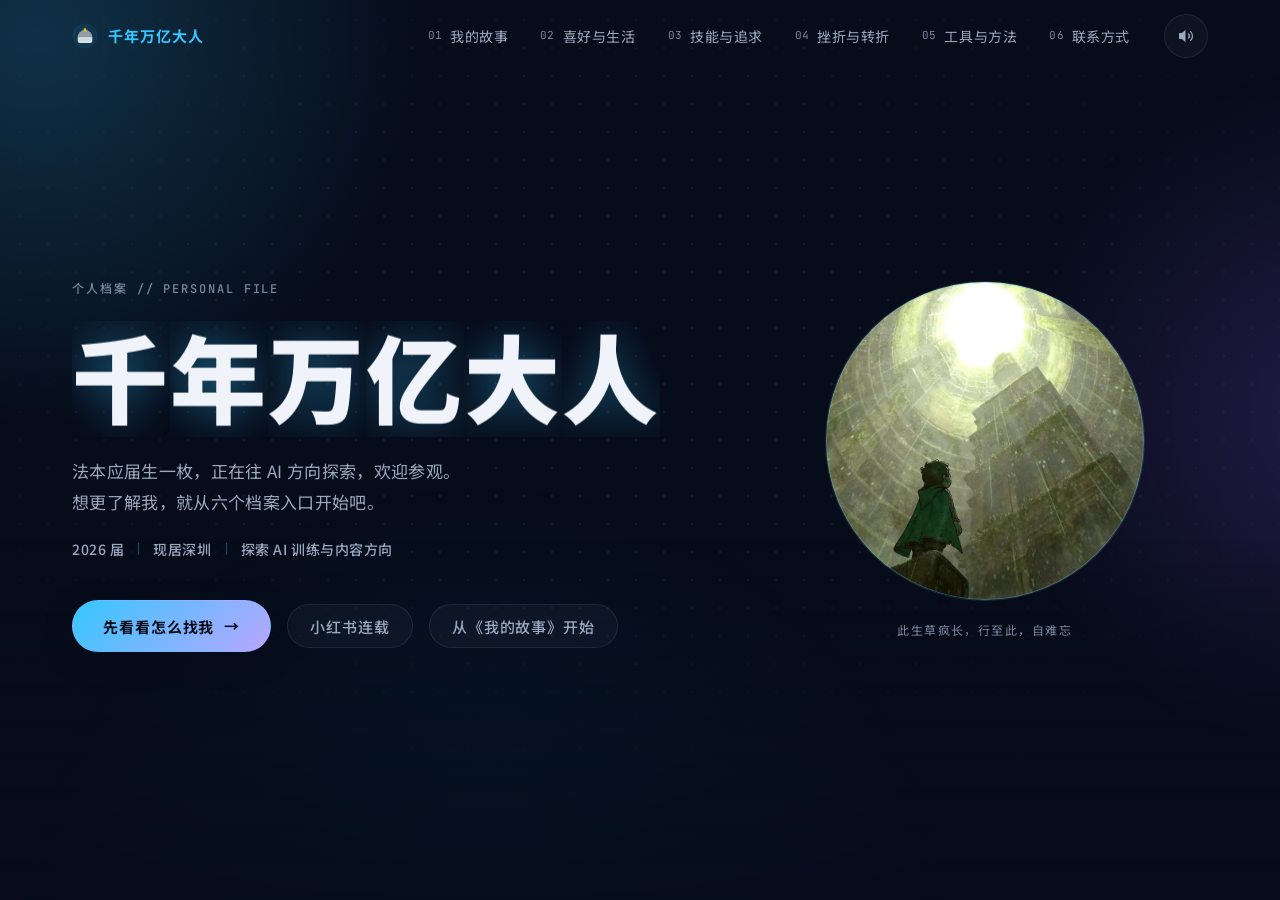
<file: index.html>
<!doctype html>
<!--
  ============================================================================
  index.html — 首页（个人档案 · 纯静态站，双击就能打开，不需要服务器）
  ----------------------------------------------------------------------------
  这是网站的入口。整页只有一屏：昵称 + 身份行 + 一句话简介 + 头像图 + 三个入口。

  全站结构（2026-09-30 改版，从「单页滚动闯关」改成「首页 + 子页面」）：
    index.html    首页：介绍自己 + 联系方式 / 小红书入口
    story.html    01 我的故事   · 时光机
    life.html     02 喜好与生活 · 记忆面包
    skills.html   03 技能与追求 · 竹蜻蜓
    turning.html  04 挫折与转折 · 缩小灯
    tools.html    05 工具与方法 · 翻译魔芋
    contact.html  06 联系方式
  旧版「单页滚动闯关」的完整代码保留在 index-闯关版.html，随时可以回头看。

  想改东西，看这几处：
    · 昵称             → 下面 .hero__h1
    · 首屏身份行       → 下面 .hero__id（2026 届 / 现居深圳 / 探索 AI 训练与内容方向），
                         2026-10-01 按需求把开头的「法学本科」去掉了，只留「2026 届」；
                         三段都要是短词组，太长会把这一行换行、把首屏顶高。
                         样式在 css/components.css，别在这行里写「上面 / 下面」这类
                         指位置的词 —— 手机上导航是汉堡菜单，指位置就不成立了。
    · 一句话简介       → 下面 .hero__lead
    · 头像那张图       → 站点根目录的 avatar.jpg（首页 .avatar-card 圆盘里那张），
                         换图就把同名文件覆盖掉即可，尺寸比例 1:1、建议 800px 见方。
                         2026-09-30 之前这里是一段自绘 SVG 剪影，已经不用了。
    · 主按钮指向       → 下面 .hero__actions。站内主目标是「联系到本人」，
                         所以 .btn--primary 指向 contact.html，小红书和
                         《我的故事》都是次级入口（.btn--ghost）。
    · 小红书地址       → 全站只剩 2 处：首页的「小红书连载」次级按钮（本文件 https://www.xiaohongshu.com/user/profile/6657dd890000000007007a76），
                         以及 contact.html 第一张小卡的 href（CONTACT_INFO 里的 https://www.xiaohongshu.com/user/profile/6657dd890000000007007a76）。
                         两处都走占位符，改地址只改文件开头的 XHS 常量。
                         导航右上角的小红书按钮 2026-09-30 已删，
                         联系方式页原来那扇「任意门」大卡 2026-10-01 换成了小卡。
                         批量替换时搜：https://www.xiaohongshu.com/user/profile/6657dd890000000007007a76

  样式在 css/ 的 6 个文件里，交互在 js/ 的 7 个文件里，加载顺序都不能改。
  所有插画都是自己画的 inline SVG，不下载、不嵌入任何官方图片。
  ============================================================================
-->
<html lang="zh-CN">
  <head>
    <meta charset="UTF-8" />
    <meta name="viewport" content="width=device-width, initial-scale=1.0" />
    <meta name="color-scheme" content="dark" />
    <!-- 浏览器地址栏 / 移动端顶栏的颜色，与 --bg 保持一致 -->
    <meta name="theme-color" content="#070c1a" />

    <title>千年万亿大人 · 个人档案</title>
    <meta
      name="description"
      content="法学本科 2026 届，现居深圳，正在往 AI 方向探索。一份用《哆啦A梦》做引子的非官方同人个人档案。"
    />
    <meta property="og:type" content="website" />
    <meta property="og:locale" content="zh_CN" />
    <meta property="og:title" content="千年万亿大人 · 个人档案" />
    <meta
      property="og:description"
      content="法本应届生一枚，现居深圳，正在往 AI 方向探索。六个子页面，六件秘密道具，想从哪认识我都行。"
    />
    <meta property="og:url" content="https://escal-ad.github.io/" />
    <link rel="canonical" href="https://escal-ad.github.io/" />

    <!--
      分享封面：别人把链接发到微信 / 群里时，聊天框里那张小卡片上的图就是它。
      ⚠️ 微信 / 小红书 / 微博抓取卡片时**不认相对路径**，所以这里必须是绝对地址。
      地址来自本文件顶部的 SITE_URL 常量 —— 换域名只改那一行，重跑脚本即可。
      想换图上的文字：改 tools\生成分享封面.ps1，再跑一遍就会重新生成。
    -->
    <meta property="og:image" content="https://escal-ad.github.io/og-image.png" />
    <meta property="og:image:alt" content="千年万亿大人 · 个人档案" />
    <meta property="og:image:width" content="1200" />
    <meta property="og:image:height" content="630" />
    <meta name="twitter:card" content="summary_large_image" />
    <meta name="twitter:title" content="千年万亿大人 · 个人档案" />
    <meta
      name="twitter:description"
      content="法本应届生一枚，现居深圳，正在往 AI 方向探索。六个子页面，六件秘密道具，想从哪认识我都行。"
    />
    <meta name="twitter:image" content="https://escal-ad.github.io/og-image.png" />

    <!-- 自己画的图标（内联 SVG，不额外产生文件请求） -->
    <link
      rel="icon"
      href="data:image/svg+xml,%3Csvg xmlns='http://www.w3.org/2000/svg' viewBox='0 0 64 64'%3E%3Crect width='64' height='64' rx='14' fill='%23070c1a'/%3E%3Cpath d='M12 40a20 20 0 0 1 40 0v4a6 6 0 0 1-6 6H18a6 6 0 0 1-6-6z' fill='%23f0f4fa'/%3E%3C/svg%3E"
    />

    <!--
      字体：Google Fonts 首次访问需要联网。断网时浏览器会回退到系统字体，
      页面依然可读（tokens.css 里每一组 font-family 都写了中文兜底字体）。
    -->
    <link rel="preconnect" href="https://fonts.googleapis.com" />
    <link rel="preconnect" href="https://fonts.gstatic.com" crossorigin />
    <link
      href="https://fonts.googleapis.com/css2?family=Noto+Sans+SC:wght@400;500;700;900&family=Noto+Serif+SC:wght@600&family=Space+Grotesk:wght@500;700&family=JetBrains+Mono:wght@400;500&display=swap"
      rel="stylesheet"
    />

    <!-- 样式：加载顺序有意义，请不要调换
         tokens   色值 / 字体 / 间距 / 圆角（全站唯一出现颜色字面值的地方）
         layout   容器、分区、网格、氛围背景
         components  导航、卡片、按钮等具体零件
         pages    多页面外壳（当前页高亮、面包屑、翻页、首页头像）
         animations  关键帧
         responsive  各屏幕断点的覆盖（必须最后）
    -->
    <link rel="stylesheet" href="css/tokens.css" />
    <link rel="stylesheet" href="css/layout.css" />
    <link rel="stylesheet" href="css/components.css" />
    <link rel="stylesheet" href="css/pages.css" />
    <link rel="stylesheet" href="css/animations.css" />
    <link rel="stylesheet" href="css/responsive.css" />

    <!-- Motion effects derived from vue-bits (https://github.com/DavidHDev/vue-bits) by DavidHDev (MIT) -->
  </head>

  <body>
    <!-- ======================================================================
         插画精灵图（sprite）：自绘的 SVG 只在这里写一次，正文里用 <use> 复用。
         ⚠️ <use> 只能在同一个文档内生效，所以每个页面都要带一份自己用得到的。
         颜色一律用 CSS 变量 + fill-opacity，全站没有硬编码色值，换主题时插画自动跟着变。
         ====================================================================== -->
    <svg
      width="0"
      height="0"
      style="position: absolute; overflow: hidden"
      aria-hidden="true"
      focusable="false"
    >
      <!-- 四次元口袋（站标） -->
      <symbol id="art-hero-pocket" viewBox="0 0 200 200">
        <circle
          cx="100" cy="100" r="92"
          fill="var(--accent)" fill-opacity="0.07"
          stroke="var(--accent)" stroke-opacity="0.42" stroke-width="1.5"
        />
        <circle cx="100" cy="100" r="78" fill="none" stroke="var(--text)" stroke-opacity="0.10" />
        <!-- 口袋本体：上圆下方 -->
        <path
          d="M44 110a56 56 0 0 1 112 0v28a16 16 0 0 1-16 16H60a16 16 0 0 1-16-16z"
          fill="var(--text)" fill-opacity="0.9"
        />
        <path d="M44 110a56 56 0 0 1 112 0z" fill="var(--bg)" fill-opacity="0.32" />
        <path
          d="M64 130h72" stroke="var(--bg)" stroke-opacity="0.26"
          stroke-width="3" stroke-linecap="round"
        />
        <!-- 脖子上那颗铃铛：一个抽象致意，不是任何官方形象 -->
        <circle cx="100" cy="52" r="11" fill="var(--c-bell)" fill-opacity="0.95" />
        <path
          d="M100 41v-9M91 63l-6 6M109 63l6 6"
          stroke="var(--c-bell)" stroke-opacity="0.7" stroke-width="2" stroke-linecap="round"
        />
      </symbol>
    </svg>

    <!-- 跳转链接：键盘用户按 Tab 第一个看到的东西 -->
    <a class="skip-link" href="#main">跳到主要内容</a>

    <!-- 背景氛围层：纯 CSS 极光 + 点阵，不看也不会影响阅读 -->
    <div class="ambient" aria-hidden="true">
      <div class="aurora">
        <span class="aurora__layer aurora__layer--a"></span>
        <span class="aurora__layer aurora__layer--b"></span>
        <span class="aurora__layer aurora__layer--c"></span>
      </div>
      <span class="dotgrid"></span>
    </div>

    <!-- ======================================================================
         顶部导航：6 个人物各对应一个子页面。
         当前页面的那条链接在 HTML 里写死了 class="is-current" aria-current="page"，
         高亮样式在 css/pages.css 第 1 节。
         ====================================================================== -->
    <header class="nav">
      <div class="nav__inner">
        <!--
          站标（口袋里那颗黄铃铛）就是全站唯一的「铃铛」：
          点它会摇一摇 + 响一声（见 js/bell.js），但它同时仍然是「回首页」的链接。
          下面那个空 span 只是波纹道具，样式在 css/components.css 的「2. 导航」节。
        -->
        <a class="nav__logo is-current" href="index.html" aria-current="page">
          <span class="nav__ring" aria-hidden="true"></span>
          <svg viewBox="0 0 200 200" aria-hidden="true"><use href="#art-hero-pocket" /></svg>
          <span>千年万亿大人</span>
        </a>

        <nav class="nav__links" aria-label="页面导航">
          <a class="nav__link" href="story.html" data-sfx="time-machine"><span class="mono">01</span>我的故事</a>
          <a class="nav__link" href="life.html" data-sfx="memory-bread"><span class="mono">02</span>喜好与生活</a>
          <a class="nav__link" href="skills.html" data-sfx="takecopter"><span class="mono">03</span>技能与追求</a>
          <a class="nav__link" href="turning.html" data-sfx="shrink-light"><span class="mono">04</span>挫折与转折</a>
          <a class="nav__link" href="tools.html" data-sfx="translation-jelly"><span class="mono">05</span>工具与方法</a>
          <a class="nav__link" href="contact.html" data-sfx="anywhere-door"><span class="mono">06</span>联系方式</a>
        </nav>

        <!--
          导航右上角原来有一个「小红书」按钮（class="btn btn--ghost nav__cta"），
          2026-09-30 按需求删掉了：全站顶部不再有小红书跳转。
          想恢复就把它放回 </nav> 和下面 <button class="nav__sfx"> 之间，
          并在下面 fill(NAV, ...) 那一行补回 XHS=XHS。
          样式 .nav__cta 在 css/components.css（现在只剩一条说明注释）。
        -->

        <!--
          右上角的小喇叭（2026-10-01 新增）：点一下静音 / 取消静音，图标跟着换成
          「带斜杠的喇叭」，选择记在 localStorage（键 wqxw-sfx）。
          逻辑在 js/sfx.js 的 initToggle／paintToggle，样式在 css/components.css「2. 导航」。
          它站在原小红书按钮腾出来的位置上；它不在 .nav__links 里，所以 ≤900px 那一档
          要靠 CSS 给它 margin-left:auto，否则会挤到汉堡左边（顺序要 站标·喇叭·汉堡）。
          aria-pressed / aria-label / title 的初始值跟「音效开着」一致，
          js/sfx.js 启动时会按 localStorage 再刷一遍。
        -->
        <button
          class="nav__sfx"
          type="button"
          aria-pressed="true"
          aria-label="关闭页面音效"
          title="关闭页面音效"
        >
          <svg viewBox="0 0 24 24" fill="none" aria-hidden="true">
            <path d="M11.4 4.8 6.9 8.4H3.6v7.2h3.3l4.5 3.6z" fill="currentColor" />
            <path
              class="nav__sfx-wave"
              d="M14.9 9.4a3.7 3.7 0 0 1 0 5.2M17.6 6.8a7.4 7.4 0 0 1 0 10.4"
              stroke="currentColor"
              stroke-width="1.5"
              stroke-linecap="round"
            />
            <path
              class="nav__sfx-slash"
              d="M14.1 9.1 20.5 15.5"
              stroke="currentColor"
              stroke-width="1.6"
              stroke-linecap="round"
            />
          </svg>
        </button>

        <button
          class="nav__toggle"
          type="button"
          aria-controls="mobile-menu"
          aria-expanded="false"
          aria-label="打开页面菜单"
        >
          <svg viewBox="0 0 24 24" fill="none" aria-hidden="true">
            <path
              d="M4 7h16M4 12h16M4 17h16"
              stroke="currentColor"
              stroke-width="1.6"
              stroke-linecap="round"
            />
          </svg>
        </button>
      </div>
    </header>

    <!-- 移动端全屏菜单（≤900px 时替换掉 .nav__links）
         tabindex="-1" 只是为了「一个条目都没有」时能当焦点兜底，
         真正的键盘行为（进焦点 / 锁焦点 / 背景 inert / 退出还焦点）在 js/scroll.js 的
         initMobileMenu 里，见那段注释。 -->
    <nav class="mobile-menu" id="mobile-menu" tabindex="-1" aria-hidden="true" aria-label="页面菜单">
      <a
        class="mobile-menu__item"
        href="story.html"
        data-sfx="time-machine"
        style="--char: var(--c-nobita); --char-rgb: var(--c-nobita-rgb)"
        ><span class="mono">01</span>我的故事</a
      >
      <a
        class="mobile-menu__item"
        href="life.html"
        data-sfx="memory-bread"
        style="--char: var(--c-shizuka); --char-rgb: var(--c-shizuka-rgb)"
        ><span class="mono">02</span>喜好与生活</a
      >
      <a
        class="mobile-menu__item"
        href="skills.html"
        data-sfx="takecopter"
        style="--char: var(--c-suneo); --char-rgb: var(--c-suneo-rgb)"
        ><span class="mono">03</span>技能与追求</a
      >
      <a
        class="mobile-menu__item"
        href="turning.html"
        data-sfx="shrink-light"
        style="--char: var(--c-gian); --char-rgb: var(--c-gian-rgb)"
        ><span class="mono">04</span>挫折与转折</a
      >
      <a
        class="mobile-menu__item"
        href="tools.html"
        data-sfx="translation-jelly"
        style="--char: var(--c-dora); --char-rgb: var(--c-dora-rgb)"
        ><span class="mono">05</span>工具与方法</a
      >
      <a
        class="mobile-menu__item"
        href="contact.html"
        data-sfx="anywhere-door"
        style="--char: var(--c-door); --char-rgb: var(--c-door-rgb)"
        ><span class="mono">06</span>联系方式</a
      >
    </nav>

    <main id="main">
      <!-- ==================================================================
           首页就这一屏：昵称 + 身份行 + 一句话简介 + 头像图 + 三个入口
           ================================================================== -->
      <section class="section hero" id="start">
        <div class="container hero__inner">
          <div>
            <p class="hero__eyebrow">
              <span class="eyebrow" data-scramble>个人档案 // PERSONAL FILE</span>
            </p>

            <h1 class="hero__h1" data-split>千年万亿大人</h1>

            <p class="hero__lead">
              <span>法本应届生一枚，正在往 AI 方向探索，欢迎参观。</span>
              <br />
              <span>想更了解我，就从六个档案入口开始吧。</span>
            </p>

            <!--
              首屏身份行（评审 P1.3）：把「2026 届 / 深圳 / AI 方向」从 <meta description>
              提到第一眼能看到的地方，和 <h1> 的昵称并列。三段之间的细竖线由
              css/components.css 的 .hero__id span + span::before 画，不用手写分隔符。
            -->
            <p class="hero__id">
              <span>2026 届</span>
              <span>现居深圳</span>
              <span>探索 AI 训练与内容方向</span>
            </p>

            <!--
              CTA 层级（评审 P2.5）：站内主目标是「联系到本人」，所以主按钮指向
              contact.html；小红书是站外入口，降为次级；再留一个进子页面的引导。
              小红书地址只在这里和 contact.html 出现，都走 https://www.xiaohongshu.com/user/profile/6657dd890000000007007a76 占位符。
            -->
            <div class="hero__actions">
              <!--
                两个站内 CTA 也挂 data-sfx：点它们同样会先响一声再跳（见 js/sfx.js）。
                小红书那个是 target="_blank" 的站外链接，不加 —— 音效模块本来就会
                放行所有开新标签页的链接。
              -->
              <a class="btn btn--primary magnet" href="contact.html" data-sfx="anywhere-door">
                先看看怎么找我<span class="btn__arrow" aria-hidden="true">→</span>
              </a>
              <a
                class="btn btn--ghost"
                href="https://www.xiaohongshu.com/user/profile/6657dd890000000007007a76"
                target="_blank"
                rel="noopener noreferrer"
              >小红书连载</a>
              <a class="btn btn--ghost" href="story.html" data-sfx="time-machine">从《我的故事》开始</a>
            </div>
          </div>

          <div class="hero__aside">
            <div class="avatar-card">
              <span class="avatar-card__halo" aria-hidden="true"></span>
              <!--
                头像图：绿披风的身影站在塔底，抬头望着塔心那束光。
                文件是站点根目录的 avatar.jpg（800×800），CSS 见 pages.css 第 3 节。
              -->
              <img
                class="avatar-card__photo"
                src="avatar.jpg"
                alt="一张自绘插画：绿披风的身影站在塔底，抬头望着塔心那束光"
                width="800"
                height="800"
                decoding="async"
              />
            </div>
            <p class="avatar-card__cap mono">此生草疯长，行至此，自难忘</p>
          </div>
        </div>
      </section>
    </main>

    <!--
      脚本：加载顺序有意义（utils 定义 APP，其余挂到 APP 上，main 最后启动）。
         bell 排在 utils 之后（要用 APP.flags）、main 之前（main 要调它）。
         sfx 同理：utils → sfx（要用 APP.$、APP.initSfx）→ main 启动它，
         位置就在 bell 后面，两个发声模块互不依赖。
         wheel 紧跟 scroll：两个都是"跟着滚动 / 滚轮走"的模块，
         它自己会在首页自动不启用（首页没有 .is-current 那条链接）。
      ⚠️ 这里没有 drawer.js：四次元口袋抽屉是旧版闯关玩法的彩蛋，已经随玩法下线，
         文件还留在 js/ 里，想恢复就把它加回下面的列表，并在页面里补 .drawer 结构。
    -->
    <script src="js/utils.js" defer></script>
    <script src="js/reveal.js" defer></script>
    <script src="js/scroll.js" defer></script>
    <script src="js/wheel.js" defer></script>
    <script src="js/effects.js" defer></script>
    <script src="js/bell.js" defer></script>
    <script src="js/sfx.js" defer></script>
    <script src="js/main.js" defer></script>
  </body>
</html>
</file>
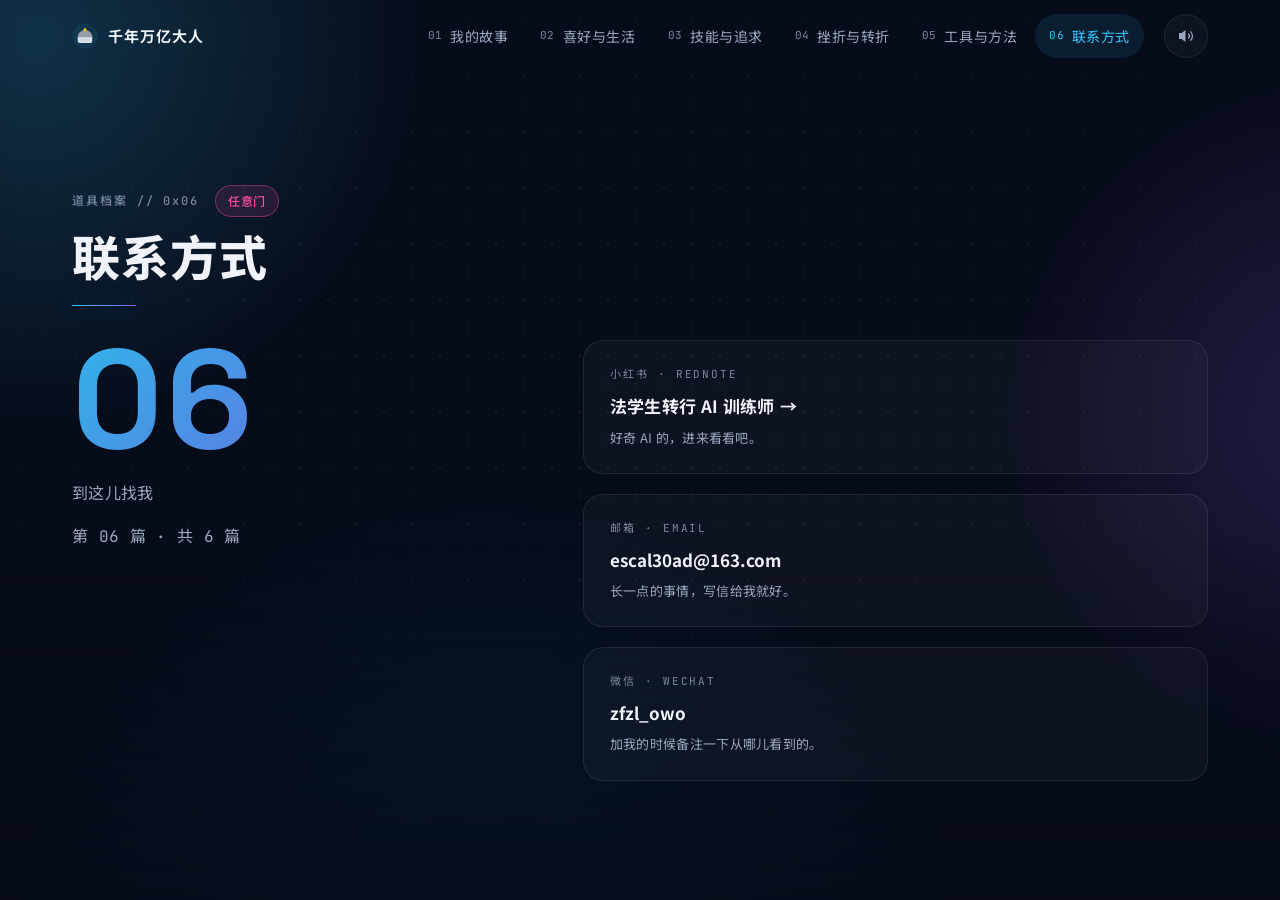
<file: contact.html>
<!doctype html>
<!--
  ============================================================================
  contact.html — 联系方式
  ----------------------------------------------------------------------------
  这是「首页 + 6 个子页面」结构里的一个子页面，双击就能打开。

  本页内容：联系方式 这一篇，原始正文是从 index-闯关版.html 里原样搬过来的。

  全站 7 个文件共用同一套外壳（导航、底部菜单、脚本），
  所以改导航时，7 个文件都要改一遍。
  当前页面的导航高亮靠导航 / 底部菜单里那条 aria-current="page" 认出来，别删。

  样式在 css/ 的 6 个文件里，交互在 js/ 的 7 个文件里，加载顺序都不能改。
  所有插画都是自己画的 inline SVG，不下载、不嵌入任何官方图片。
  ============================================================================
-->
<html lang="zh-CN">
  <head>
    <meta charset="UTF-8" />
    <meta name="viewport" content="width=device-width, initial-scale=1.0" />
    <meta name="color-scheme" content="dark" />
    <!-- 浏览器地址栏 / 移动端顶栏的颜色，与 --bg 保持一致 -->
    <meta name="theme-color" content="#070c1a" />

    <title>06 联系方式 · 千年万亿大人</title>
    <meta name="description" content="联系方式 —— 小红书、邮箱、微信都放在这一页，想聊什么都可以直接来找我。" />
    <meta property="og:type" content="article" />
    <meta property="og:locale" content="zh_CN" />
    <meta property="og:title" content="06 联系方式 · 千年万亿大人" />
    <meta property="og:description" content="联系方式 —— 小红书、邮箱、微信都放在这一页，想聊什么都可以直接来找我。" />
    <meta property="og:url" content="https://escal-ad.github.io/contact.html" />
    <link rel="canonical" href="https://escal-ad.github.io/contact.html" />

    <!--
      分享封面：别人把链接发到微信 / 群里时，聊天框里那张小卡片上的图就是它。
      ⚠️ 微信 / 小红书 / 微博抓取卡片时**不认相对路径**，所以这里必须是绝对地址。
      地址来自本文件顶部的 SITE_URL 常量 —— 换域名只改那一行，重跑脚本即可。
    -->
    <meta property="og:image" content="https://escal-ad.github.io/og-image.png" />
    <meta property="og:image:alt" content="06 联系方式 · 千年万亿大人" />
    <meta property="og:image:width" content="1200" />
    <meta property="og:image:height" content="630" />
    <meta name="twitter:card" content="summary_large_image" />
    <meta name="twitter:title" content="06 联系方式 · 千年万亿大人" />
    <meta name="twitter:description" content="联系方式 —— 小红书、邮箱、微信都放在这一页，想聊什么都可以直接来找我。" />
    <meta name="twitter:image" content="https://escal-ad.github.io/og-image.png" />

    <!-- 自己画的图标（内联 SVG，不额外产生文件请求） -->
    <link
      rel="icon"
      href="data:image/svg+xml,%3Csvg xmlns='http://www.w3.org/2000/svg' viewBox='0 0 64 64'%3E%3Crect width='64' height='64' rx='14' fill='%23070c1a'/%3E%3Cpath d='M12 40a20 20 0 0 1 40 0v4a6 6 0 0 1-6 6H18a6 6 0 0 1-6-6z' fill='%23f0f4fa'/%3E%3C/svg%3E"
    />

    <!--
      字体：Google Fonts 首次访问需要联网。断网时浏览器会回退到系统字体，
      页面依然可读（tokens.css 里每一组 font-family 都写了中文兜底字体）。
    -->
    <link rel="preconnect" href="https://fonts.googleapis.com" />
    <link rel="preconnect" href="https://fonts.gstatic.com" crossorigin />
    <link
      href="https://fonts.googleapis.com/css2?family=Noto+Sans+SC:wght@400;500;700;900&family=Noto+Serif+SC:wght@600&family=Space+Grotesk:wght@500;700&family=JetBrains+Mono:wght@400;500&display=swap"
      rel="stylesheet"
    />

    <!-- 样式：加载顺序有意义，请不要调换
         tokens   色值 / 字体 / 间距 / 圆角（全站唯一出现颜色字面值的地方）
         layout   容器、分区、网格、氛围背景
         components  导航、卡片、按钮等具体零件
         pages    多页面外壳（当前页高亮、面包屑、翻页、首页头像）
         animations  关键帧
         responsive  各屏幕断点的覆盖（必须最后）
    -->
    <link rel="stylesheet" href="css/tokens.css" />
    <link rel="stylesheet" href="css/layout.css" />
    <link rel="stylesheet" href="css/components.css" />
    <link rel="stylesheet" href="css/pages.css" />
    <link rel="stylesheet" href="css/animations.css" />
    <link rel="stylesheet" href="css/responsive.css" />

    <!-- Motion effects derived from vue-bits (https://github.com/DavidHDev/vue-bits) by DavidHDev (MIT) -->
  </head>

  <body data-sfx="anywhere-door">
    <!-- ======================================================================
         插画精灵图（sprite）：自绘的 SVG 只在这里写一次，正文里用 <use> 复用。
         ⚠️ <use> 只能在同一个文档内生效，所以每个页面都要带一份自己用得到的。
         颜色一律用 CSS 变量 + fill-opacity，全站没有硬编码色值，换主题时插画自动跟着变。
         ====================================================================== -->
    <svg
      width="0"
      height="0"
      style="position: absolute; overflow: hidden"
      aria-hidden="true"
      focusable="false"
    >
      <!-- 四次元口袋（站标） -->
      <symbol id="art-hero-pocket" viewBox="0 0 200 200">
        <circle
          cx="100" cy="100" r="92"
          fill="var(--accent)" fill-opacity="0.07"
          stroke="var(--accent)" stroke-opacity="0.42" stroke-width="1.5"
        />
        <circle cx="100" cy="100" r="78" fill="none" stroke="var(--text)" stroke-opacity="0.10" />
        <!-- 口袋本体：上圆下方 -->
        <path
          d="M44 110a56 56 0 0 1 112 0v28a16 16 0 0 1-16 16H60a16 16 0 0 1-16-16z"
          fill="var(--text)" fill-opacity="0.9"
        />
        <path d="M44 110a56 56 0 0 1 112 0z" fill="var(--bg)" fill-opacity="0.32" />
        <path
          d="M64 130h72" stroke="var(--bg)" stroke-opacity="0.26"
          stroke-width="3" stroke-linecap="round"
        />
        <!-- 脖子上那颗铃铛：一个抽象致意，不是任何官方形象 -->
        <circle cx="100" cy="52" r="11" fill="var(--c-bell)" fill-opacity="0.95" />
        <path
          d="M100 41v-9M91 63l-6 6M109 63l6 6"
          stroke="var(--c-bell)" stroke-opacity="0.7" stroke-width="2" stroke-linecap="round"
        />
      </symbol>
    </svg>

    <!-- 跳转链接：键盘用户按 Tab 第一个看到的东西 -->
    <a class="skip-link" href="#main">跳到主要内容</a>

    <!-- 顶部阅读进度条（由 js/scroll.js 控制 scaleX）
         首页只有一屏，没什么可滚的，所以只有子页面才放这个 -->
    <div class="progress-bar" aria-hidden="true"></div>

    <!-- 背景氛围层：纯 CSS 极光 + 点阵，不看也不会影响阅读 -->
    <div class="ambient" aria-hidden="true">
      <div class="aurora">
        <span class="aurora__layer aurora__layer--a"></span>
        <span class="aurora__layer aurora__layer--b"></span>
        <span class="aurora__layer aurora__layer--c"></span>
      </div>
      <span class="dotgrid"></span>
    </div>

    <!-- ======================================================================
         顶部导航：6 个人物各对应一个子页面。
         当前页面的那条链接在 HTML 里写死了 class="is-current" aria-current="page"，
         高亮样式在 css/pages.css 第 1 节。
         ====================================================================== -->
    <header class="nav">
      <div class="nav__inner">
        <!--
          站标（口袋里那颗黄铃铛）就是全站唯一的「铃铛」：
          点它会摇一摇 + 响一声（见 js/bell.js），但它同时仍然是「回首页」的链接。
          下面那个空 span 只是波纹道具，样式在 css/components.css 的「2. 导航」节。
        -->
        <a class="nav__logo" href="index.html">
          <span class="nav__ring" aria-hidden="true"></span>
          <svg viewBox="0 0 200 200" aria-hidden="true"><use href="#art-hero-pocket" /></svg>
          <span>千年万亿大人</span>
        </a>

        <nav class="nav__links" aria-label="页面导航">
          <a class="nav__link" href="story.html" data-sfx="time-machine"><span class="mono">01</span>我的故事</a>
          <a class="nav__link" href="life.html" data-sfx="memory-bread"><span class="mono">02</span>喜好与生活</a>
          <a class="nav__link" href="skills.html" data-sfx="takecopter"><span class="mono">03</span>技能与追求</a>
          <a class="nav__link" href="turning.html" data-sfx="shrink-light"><span class="mono">04</span>挫折与转折</a>
          <a class="nav__link" href="tools.html" data-sfx="translation-jelly"><span class="mono">05</span>工具与方法</a>
          <a class="nav__link is-current" href="contact.html" data-sfx="anywhere-door"
            aria-current="page"><span class="mono">06</span>联系方式</a>
        </nav>

        <!--
          导航右上角原来有一个「小红书」按钮（class="btn btn--ghost nav__cta"），
          2026-09-30 按需求删掉了：全站顶部不再有小红书跳转。
          想恢复就把它放回 </nav> 和下面 <button class="nav__sfx"> 之间，
          并在下面 fill(NAV, ...) 那一行补回 XHS=XHS。
          样式 .nav__cta 在 css/components.css（现在只剩一条说明注释）。
        -->

        <!--
          右上角的小喇叭（2026-10-01 新增）：点一下静音 / 取消静音，图标跟着换成
          「带斜杠的喇叭」，选择记在 localStorage（键 wqxw-sfx）。
          逻辑在 js/sfx.js 的 initToggle／paintToggle，样式在 css/components.css「2. 导航」。
          它站在原小红书按钮腾出来的位置上；它不在 .nav__links 里，所以 ≤900px 那一档
          要靠 CSS 给它 margin-left:auto，否则会挤到汉堡左边（顺序要 站标·喇叭·汉堡）。
          aria-pressed / aria-label / title 的初始值跟「音效开着」一致，
          js/sfx.js 启动时会按 localStorage 再刷一遍。
        -->
        <button
          class="nav__sfx"
          type="button"
          aria-pressed="true"
          aria-label="关闭页面音效"
          title="关闭页面音效"
        >
          <svg viewBox="0 0 24 24" fill="none" aria-hidden="true">
            <path d="M11.4 4.8 6.9 8.4H3.6v7.2h3.3l4.5 3.6z" fill="currentColor" />
            <path
              class="nav__sfx-wave"
              d="M14.9 9.4a3.7 3.7 0 0 1 0 5.2M17.6 6.8a7.4 7.4 0 0 1 0 10.4"
              stroke="currentColor"
              stroke-width="1.5"
              stroke-linecap="round"
            />
            <path
              class="nav__sfx-slash"
              d="M14.1 9.1 20.5 15.5"
              stroke="currentColor"
              stroke-width="1.6"
              stroke-linecap="round"
            />
          </svg>
        </button>

        <button
          class="nav__toggle"
          type="button"
          aria-controls="mobile-menu"
          aria-expanded="false"
          aria-label="打开页面菜单"
        >
          <svg viewBox="0 0 24 24" fill="none" aria-hidden="true">
            <path
              d="M4 7h16M4 12h16M4 17h16"
              stroke="currentColor"
              stroke-width="1.6"
              stroke-linecap="round"
            />
          </svg>
        </button>
      </div>
    </header>

    <!-- 移动端全屏菜单（≤900px 时替换掉 .nav__links）
         tabindex="-1" 只是为了「一个条目都没有」时能当焦点兜底，
         真正的键盘行为（进焦点 / 锁焦点 / 背景 inert / 退出还焦点）在 js/scroll.js 的
         initMobileMenu 里，见那段注释。 -->
    <nav class="mobile-menu" id="mobile-menu" tabindex="-1" aria-hidden="true" aria-label="页面菜单">
      <a
        class="mobile-menu__item"
        href="story.html"
        data-sfx="time-machine"
        style="--char: var(--c-nobita); --char-rgb: var(--c-nobita-rgb)"
        ><span class="mono">01</span>我的故事</a
      >
      <a
        class="mobile-menu__item"
        href="life.html"
        data-sfx="memory-bread"
        style="--char: var(--c-shizuka); --char-rgb: var(--c-shizuka-rgb)"
        ><span class="mono">02</span>喜好与生活</a
      >
      <a
        class="mobile-menu__item"
        href="skills.html"
        data-sfx="takecopter"
        style="--char: var(--c-suneo); --char-rgb: var(--c-suneo-rgb)"
        ><span class="mono">03</span>技能与追求</a
      >
      <a
        class="mobile-menu__item"
        href="turning.html"
        data-sfx="shrink-light"
        style="--char: var(--c-gian); --char-rgb: var(--c-gian-rgb)"
        ><span class="mono">04</span>挫折与转折</a
      >
      <a
        class="mobile-menu__item"
        href="tools.html"
        data-sfx="translation-jelly"
        style="--char: var(--c-dora); --char-rgb: var(--c-dora-rgb)"
        ><span class="mono">05</span>工具与方法</a
      >
      <a
        class="mobile-menu__item is-current"
        href="contact.html"
        data-sfx="anywhere-door"
        style="--char: var(--c-door); --char-rgb: var(--c-door-rgb)"
        aria-current="page"
        ><span class="mono">06</span>联系方式</a
      >
    </nav>

    <!--
      正文：联系方式
      这一整段是从旧的 index-闯关版.html 里原样搬来的，只把「闯关」相关的说法改了措辞。
    -->
    <main id="main">
<section
        class="section section--level"
        id="page-top"
        style="--char: var(--c-door); --char-rgb: var(--c-door-rgb)"
      >
        <div class="container">
          <div class="section__head">
            <div class="eyebrow-row">
              <span class="eyebrow" data-scramble>道具档案 // 0x06</span>
              <span class="badge badge--char">任意门</span>
            </div>
            <h1 class="h2">联系方式</h1>
            <span class="h2-rule" aria-hidden="true"></span>
          </div>

          <div class="level">
            <div class="level__aside">
              <div class="level__no" aria-hidden="true">06</div>
              <p class="level__title">到这儿找我</p>
              <p class="level__sub mono">第 06 篇 · 共 6 篇</p>
            </div>

            <div class="level__body">
              <!-- 存档里那扇「任意门」大卡换成了下面这组小卡。改联系方式请改 tools/拆分生成子页面.py，手改 contact.html 会被覆盖 -->
              <div class="contact-list">
                <div class="contact-item">
                  <span class="contact-item__label mono">小红书 · REDNOTE</span>
                  <a
                    class="contact-item__value contact-item__value--link"
                    href="https://www.xiaohongshu.com/user/profile/6657dd890000000007007a76"
                    target="_blank"
                    rel="noopener noreferrer"
                  >法学生转行 AI 训练师<span class="contact-item__arrow" aria-hidden="true">→</span></a>
                  <span class="contact-item__note">好奇 AI 的，进来看看吧。</span>
                </div>
                <div class="contact-item">
                  <span class="contact-item__label mono">邮箱 · EMAIL</span>
                  <button
                    class="contact-item__value contact-item__value--copy"
                    type="button"
                    data-copy-text="escal30ad@163.com"
                    data-copy-name="邮箱"
                    title="点击复制邮箱"
                    aria-label="复制邮箱 escal30ad@163.com"
                  >escal30ad@163.com</button>
                  <span class="contact-item__note">长一点的事情，写信给我就好。</span>
                  <!-- 复制结果不靠可见文字播报给读屏（改了文案就看不出这是邮箱了），
                       交给这个 role="status" 的隐藏区域，sr-only 不占版面 -->
                  <span class="contact-item__status sr-only" role="status" aria-live="polite"></span>
                </div>
                <div class="contact-item">
                  <span class="contact-item__label mono">微信 · WECHAT</span>
                  <button
                    class="contact-item__value contact-item__value--copy"
                    type="button"
                    data-copy-text="zfzl_owo"
                    data-copy-name="微信号"
                    title="点击复制微信号"
                    aria-label="复制微信号 zfzl_owo"
                  >zfzl_owo</button>
                  <span class="contact-item__note">加我的时候备注一下从哪儿看到的。</span>
                  <span class="contact-item__status sr-only" role="status" aria-live="polite"></span>
                </div>
              </div>
            </div>
          </div>
        </div>
      </section>
    </main>

    <!--
      脚本：加载顺序有意义（utils 定义 APP，其余挂到 APP 上，main 最后启动）。
         bell 排在 utils 之后（要用 APP.flags）、main 之前（main 要调它）。
         sfx 同理：utils → sfx（要用 APP.$、APP.initSfx）→ main 启动它，
         位置就在 bell 后面，两个发声模块互不依赖。
         wheel 紧跟 scroll：两个都是"跟着滚动 / 滚轮走"的模块，
         它自己会在首页自动不启用（首页没有 .is-current 那条链接）。
      ⚠️ 这里没有 drawer.js：四次元口袋抽屉是旧版闯关玩法的彩蛋，已经随玩法下线，
         文件还留在 js/ 里，想恢复就把它加回下面的列表，并在页面里补 .drawer 结构。
    -->
    <script src="js/utils.js" defer></script>
    <script src="js/reveal.js" defer></script>
    <script src="js/scroll.js" defer></script>
    <script src="js/wheel.js" defer></script>
    <script src="js/effects.js" defer></script>
    <script src="js/bell.js" defer></script>
    <script src="js/sfx.js" defer></script>
    <script src="js/main.js" defer></script>
  </body>
</html>
</file>
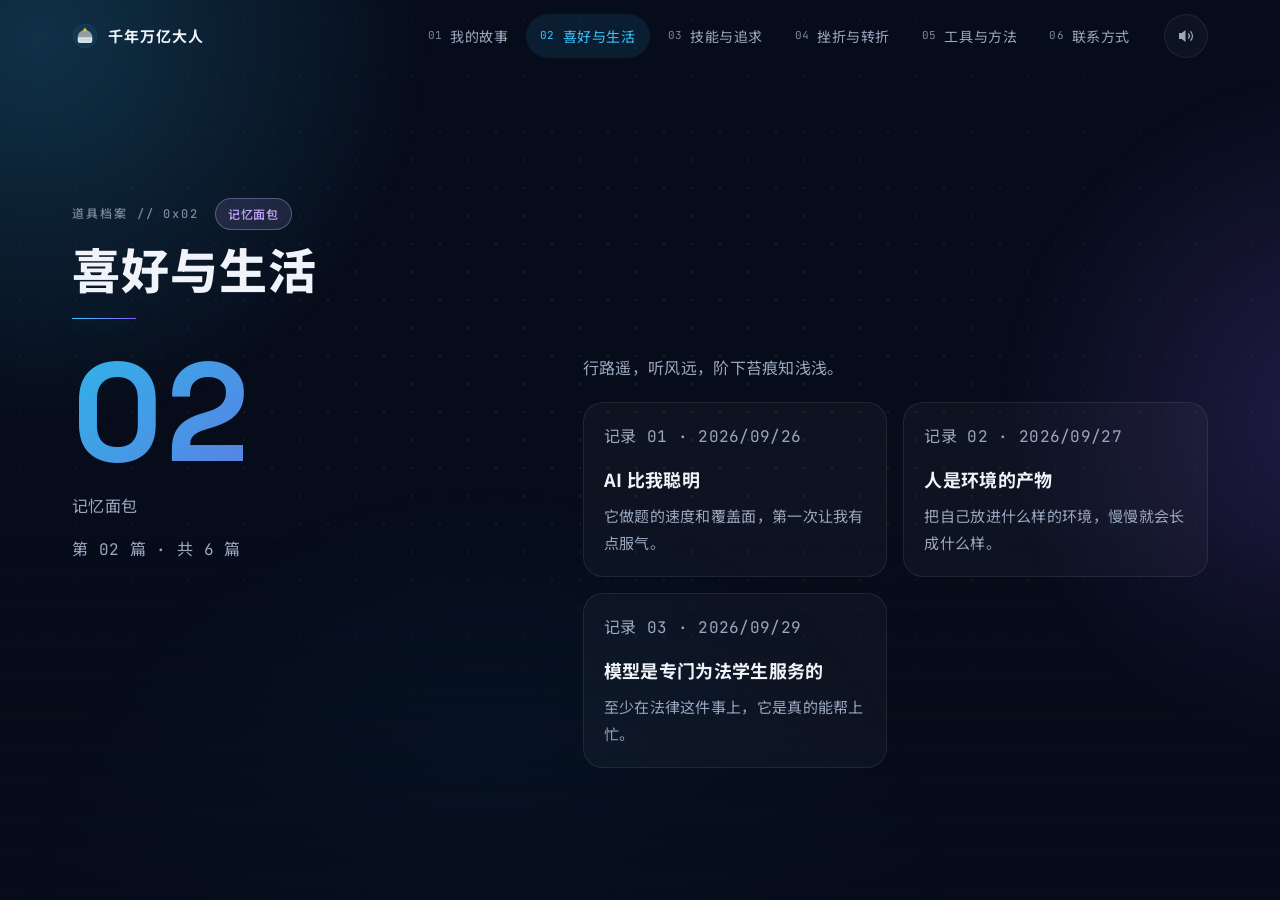
<file: life.html>
<!doctype html>
<!--
  ============================================================================
  life.html — 喜好与生活
  ----------------------------------------------------------------------------
  这是「首页 + 6 个子页面」结构里的一个子页面，双击就能打开。

  本页内容：喜好与生活 这一篇，原始正文是从 index-闯关版.html 里原样搬过来的。

  全站 7 个文件共用同一套外壳（导航、底部菜单、脚本），
  所以改导航时，7 个文件都要改一遍。
  当前页面的导航高亮靠导航 / 底部菜单里那条 aria-current="page" 认出来，别删。

  样式在 css/ 的 6 个文件里，交互在 js/ 的 7 个文件里，加载顺序都不能改。
  所有插画都是自己画的 inline SVG，不下载、不嵌入任何官方图片。
  ============================================================================
-->
<html lang="zh-CN">
  <head>
    <meta charset="UTF-8" />
    <meta name="viewport" content="width=device-width, initial-scale=1.0" />
    <meta name="color-scheme" content="dark" />
    <!-- 浏览器地址栏 / 移动端顶栏的颜色，与 --bg 保持一致 -->
    <meta name="theme-color" content="#070c1a" />

    <title>02 喜好与生活 · 千年万亿大人</title>
    <meta name="description" content="喜好与生活 —— 平时在想什么、在读什么，以及随手记下的一些句子。" />
    <meta property="og:type" content="article" />
    <meta property="og:locale" content="zh_CN" />
    <meta property="og:title" content="02 喜好与生活 · 千年万亿大人" />
    <meta property="og:description" content="喜好与生活 —— 平时在想什么、在读什么，以及随手记下的一些句子。" />
    <meta property="og:url" content="https://escal-ad.github.io/life.html" />
    <link rel="canonical" href="https://escal-ad.github.io/life.html" />

    <!--
      分享封面：别人把链接发到微信 / 群里时，聊天框里那张小卡片上的图就是它。
      ⚠️ 微信 / 小红书 / 微博抓取卡片时**不认相对路径**，所以这里必须是绝对地址。
      地址来自本文件顶部的 SITE_URL 常量 —— 换域名只改那一行，重跑脚本即可。
    -->
    <meta property="og:image" content="https://escal-ad.github.io/og-image.png" />
    <meta property="og:image:alt" content="02 喜好与生活 · 千年万亿大人" />
    <meta property="og:image:width" content="1200" />
    <meta property="og:image:height" content="630" />
    <meta name="twitter:card" content="summary_large_image" />
    <meta name="twitter:title" content="02 喜好与生活 · 千年万亿大人" />
    <meta name="twitter:description" content="喜好与生活 —— 平时在想什么、在读什么，以及随手记下的一些句子。" />
    <meta name="twitter:image" content="https://escal-ad.github.io/og-image.png" />

    <!-- 自己画的图标（内联 SVG，不额外产生文件请求） -->
    <link
      rel="icon"
      href="data:image/svg+xml,%3Csvg xmlns='http://www.w3.org/2000/svg' viewBox='0 0 64 64'%3E%3Crect width='64' height='64' rx='14' fill='%23070c1a'/%3E%3Cpath d='M12 40a20 20 0 0 1 40 0v4a6 6 0 0 1-6 6H18a6 6 0 0 1-6-6z' fill='%23f0f4fa'/%3E%3C/svg%3E"
    />

    <!--
      字体：Google Fonts 首次访问需要联网。断网时浏览器会回退到系统字体，
      页面依然可读（tokens.css 里每一组 font-family 都写了中文兜底字体）。
    -->
    <link rel="preconnect" href="https://fonts.googleapis.com" />
    <link rel="preconnect" href="https://fonts.gstatic.com" crossorigin />
    <link
      href="https://fonts.googleapis.com/css2?family=Noto+Sans+SC:wght@400;500;700;900&family=Noto+Serif+SC:wght@600&family=Space+Grotesk:wght@500;700&family=JetBrains+Mono:wght@400;500&display=swap"
      rel="stylesheet"
    />

    <!-- 样式：加载顺序有意义，请不要调换
         tokens   色值 / 字体 / 间距 / 圆角（全站唯一出现颜色字面值的地方）
         layout   容器、分区、网格、氛围背景
         components  导航、卡片、按钮等具体零件
         pages    多页面外壳（当前页高亮、面包屑、翻页、首页头像）
         animations  关键帧
         responsive  各屏幕断点的覆盖（必须最后）
    -->
    <link rel="stylesheet" href="css/tokens.css" />
    <link rel="stylesheet" href="css/layout.css" />
    <link rel="stylesheet" href="css/components.css" />
    <link rel="stylesheet" href="css/pages.css" />
    <link rel="stylesheet" href="css/animations.css" />
    <link rel="stylesheet" href="css/responsive.css" />

    <!-- Motion effects derived from vue-bits (https://github.com/DavidHDev/vue-bits) by DavidHDev (MIT) -->
  </head>

  <body data-sfx="memory-bread">
    <!-- ======================================================================
         插画精灵图（sprite）：自绘的 SVG 只在这里写一次，正文里用 <use> 复用。
         ⚠️ <use> 只能在同一个文档内生效，所以每个页面都要带一份自己用得到的。
         颜色一律用 CSS 变量 + fill-opacity，全站没有硬编码色值，换主题时插画自动跟着变。
         ====================================================================== -->
    <svg
      width="0"
      height="0"
      style="position: absolute; overflow: hidden"
      aria-hidden="true"
      focusable="false"
    >
      <!-- 四次元口袋（站标） -->
      <symbol id="art-hero-pocket" viewBox="0 0 200 200">
        <circle
          cx="100" cy="100" r="92"
          fill="var(--accent)" fill-opacity="0.07"
          stroke="var(--accent)" stroke-opacity="0.42" stroke-width="1.5"
        />
        <circle cx="100" cy="100" r="78" fill="none" stroke="var(--text)" stroke-opacity="0.10" />
        <!-- 口袋本体：上圆下方 -->
        <path
          d="M44 110a56 56 0 0 1 112 0v28a16 16 0 0 1-16 16H60a16 16 0 0 1-16-16z"
          fill="var(--text)" fill-opacity="0.9"
        />
        <path d="M44 110a56 56 0 0 1 112 0z" fill="var(--bg)" fill-opacity="0.32" />
        <path
          d="M64 130h72" stroke="var(--bg)" stroke-opacity="0.26"
          stroke-width="3" stroke-linecap="round"
        />
        <!-- 脖子上那颗铃铛：一个抽象致意，不是任何官方形象 -->
        <circle cx="100" cy="52" r="11" fill="var(--c-bell)" fill-opacity="0.95" />
        <path
          d="M100 41v-9M91 63l-6 6M109 63l6 6"
          stroke="var(--c-bell)" stroke-opacity="0.7" stroke-width="2" stroke-linecap="round"
        />
      </symbol>
    </svg>

    <!-- 跳转链接：键盘用户按 Tab 第一个看到的东西 -->
    <a class="skip-link" href="#main">跳到主要内容</a>

    <!-- 顶部阅读进度条（由 js/scroll.js 控制 scaleX）
         首页只有一屏，没什么可滚的，所以只有子页面才放这个 -->
    <div class="progress-bar" aria-hidden="true"></div>

    <!-- 背景氛围层：纯 CSS 极光 + 点阵，不看也不会影响阅读 -->
    <div class="ambient" aria-hidden="true">
      <div class="aurora">
        <span class="aurora__layer aurora__layer--a"></span>
        <span class="aurora__layer aurora__layer--b"></span>
        <span class="aurora__layer aurora__layer--c"></span>
      </div>
      <span class="dotgrid"></span>
    </div>

    <!-- ======================================================================
         顶部导航：6 个人物各对应一个子页面。
         当前页面的那条链接在 HTML 里写死了 class="is-current" aria-current="page"，
         高亮样式在 css/pages.css 第 1 节。
         ====================================================================== -->
    <header class="nav">
      <div class="nav__inner">
        <!--
          站标（口袋里那颗黄铃铛）就是全站唯一的「铃铛」：
          点它会摇一摇 + 响一声（见 js/bell.js），但它同时仍然是「回首页」的链接。
          下面那个空 span 只是波纹道具，样式在 css/components.css 的「2. 导航」节。
        -->
        <a class="nav__logo" href="index.html">
          <span class="nav__ring" aria-hidden="true"></span>
          <svg viewBox="0 0 200 200" aria-hidden="true"><use href="#art-hero-pocket" /></svg>
          <span>千年万亿大人</span>
        </a>

        <nav class="nav__links" aria-label="页面导航">
          <a class="nav__link" href="story.html" data-sfx="time-machine"><span class="mono">01</span>我的故事</a>
          <a class="nav__link is-current" href="life.html" data-sfx="memory-bread"
            aria-current="page"><span class="mono">02</span>喜好与生活</a>
          <a class="nav__link" href="skills.html" data-sfx="takecopter"><span class="mono">03</span>技能与追求</a>
          <a class="nav__link" href="turning.html" data-sfx="shrink-light"><span class="mono">04</span>挫折与转折</a>
          <a class="nav__link" href="tools.html" data-sfx="translation-jelly"><span class="mono">05</span>工具与方法</a>
          <a class="nav__link" href="contact.html" data-sfx="anywhere-door"><span class="mono">06</span>联系方式</a>
        </nav>

        <!--
          导航右上角原来有一个「小红书」按钮（class="btn btn--ghost nav__cta"），
          2026-09-30 按需求删掉了：全站顶部不再有小红书跳转。
          想恢复就把它放回 </nav> 和下面 <button class="nav__sfx"> 之间，
          并在下面 fill(NAV, ...) 那一行补回 XHS=XHS。
          样式 .nav__cta 在 css/components.css（现在只剩一条说明注释）。
        -->

        <!--
          右上角的小喇叭（2026-10-01 新增）：点一下静音 / 取消静音，图标跟着换成
          「带斜杠的喇叭」，选择记在 localStorage（键 wqxw-sfx）。
          逻辑在 js/sfx.js 的 initToggle／paintToggle，样式在 css/components.css「2. 导航」。
          它站在原小红书按钮腾出来的位置上；它不在 .nav__links 里，所以 ≤900px 那一档
          要靠 CSS 给它 margin-left:auto，否则会挤到汉堡左边（顺序要 站标·喇叭·汉堡）。
          aria-pressed / aria-label / title 的初始值跟「音效开着」一致，
          js/sfx.js 启动时会按 localStorage 再刷一遍。
        -->
        <button
          class="nav__sfx"
          type="button"
          aria-pressed="true"
          aria-label="关闭页面音效"
          title="关闭页面音效"
        >
          <svg viewBox="0 0 24 24" fill="none" aria-hidden="true">
            <path d="M11.4 4.8 6.9 8.4H3.6v7.2h3.3l4.5 3.6z" fill="currentColor" />
            <path
              class="nav__sfx-wave"
              d="M14.9 9.4a3.7 3.7 0 0 1 0 5.2M17.6 6.8a7.4 7.4 0 0 1 0 10.4"
              stroke="currentColor"
              stroke-width="1.5"
              stroke-linecap="round"
            />
            <path
              class="nav__sfx-slash"
              d="M14.1 9.1 20.5 15.5"
              stroke="currentColor"
              stroke-width="1.6"
              stroke-linecap="round"
            />
          </svg>
        </button>

        <button
          class="nav__toggle"
          type="button"
          aria-controls="mobile-menu"
          aria-expanded="false"
          aria-label="打开页面菜单"
        >
          <svg viewBox="0 0 24 24" fill="none" aria-hidden="true">
            <path
              d="M4 7h16M4 12h16M4 17h16"
              stroke="currentColor"
              stroke-width="1.6"
              stroke-linecap="round"
            />
          </svg>
        </button>
      </div>
    </header>

    <!-- 移动端全屏菜单（≤900px 时替换掉 .nav__links）
         tabindex="-1" 只是为了「一个条目都没有」时能当焦点兜底，
         真正的键盘行为（进焦点 / 锁焦点 / 背景 inert / 退出还焦点）在 js/scroll.js 的
         initMobileMenu 里，见那段注释。 -->
    <nav class="mobile-menu" id="mobile-menu" tabindex="-1" aria-hidden="true" aria-label="页面菜单">
      <a
        class="mobile-menu__item"
        href="story.html"
        data-sfx="time-machine"
        style="--char: var(--c-nobita); --char-rgb: var(--c-nobita-rgb)"
        ><span class="mono">01</span>我的故事</a
      >
      <a
        class="mobile-menu__item is-current"
        href="life.html"
        data-sfx="memory-bread"
        style="--char: var(--c-shizuka); --char-rgb: var(--c-shizuka-rgb)"
        aria-current="page"
        ><span class="mono">02</span>喜好与生活</a
      >
      <a
        class="mobile-menu__item"
        href="skills.html"
        data-sfx="takecopter"
        style="--char: var(--c-suneo); --char-rgb: var(--c-suneo-rgb)"
        ><span class="mono">03</span>技能与追求</a
      >
      <a
        class="mobile-menu__item"
        href="turning.html"
        data-sfx="shrink-light"
        style="--char: var(--c-gian); --char-rgb: var(--c-gian-rgb)"
        ><span class="mono">04</span>挫折与转折</a
      >
      <a
        class="mobile-menu__item"
        href="tools.html"
        data-sfx="translation-jelly"
        style="--char: var(--c-dora); --char-rgb: var(--c-dora-rgb)"
        ><span class="mono">05</span>工具与方法</a
      >
      <a
        class="mobile-menu__item"
        href="contact.html"
        data-sfx="anywhere-door"
        style="--char: var(--c-door); --char-rgb: var(--c-door-rgb)"
        ><span class="mono">06</span>联系方式</a
      >
    </nav>

    <!--
      正文：喜好与生活
      这一整段是从旧的 index-闯关版.html 里原样搬来的，只把「闯关」相关的说法改了措辞。
    -->
    <main id="main">
<section
        class="section section--level"
        id="page-top"
        style="--char: var(--c-shizuka); --char-rgb: var(--c-shizuka-rgb)"
      >
        <div class="container">
          <div class="section__head">
            <div class="eyebrow-row">
              <span class="eyebrow" data-scramble>道具档案 // 0x02</span>
              <span class="badge badge--char">记忆面包</span>
            </div>
            <h1 class="h2">喜好与生活</h1>
            <span class="h2-rule" aria-hidden="true"></span>
          </div>

          <div class="level">
            <div class="level__aside">
              <div class="level__no" aria-hidden="true">02</div>
              <p class="level__title">记忆面包</p>
              <p class="level__sub mono">第 02 篇 · 共 6 篇</p>
            </div>

            <div class="level__body">
              <div class="prose">
                <p>
                  行路遥，听风远，阶下苔痕知浅浅。
                </p>
              </div>

              <div class="grid-2">
                <article class="record-card">
                  <p class="record-card__meta mono">记录 01 · 2026/09/26</p>
                  <h3 class="record-card__title">AI 比我聪明</h3>
                  <p class="record-card__desc">它做题的速度和覆盖面，第一次让我有点服气。</p>
                </article>
                <article class="record-card">
                  <p class="record-card__meta mono">记录 02 · 2026/09/27</p>
                  <h3 class="record-card__title">人是环境的产物</h3>
                  <p class="record-card__desc">把自己放进什么样的环境，慢慢就会长成什么样。</p>
                </article>
                <article class="record-card">
                  <p class="record-card__meta mono">记录 03 · 2026/09/29</p>
                  <h3 class="record-card__title">模型是专门为法学生服务的</h3>
                  <p class="record-card__desc">至少在法律这件事上，它是真的能帮上忙。</p>
                </article>
              </div>
            </div>
          </div>
        </div>
      </section>
    </main>

    <!--
      脚本：加载顺序有意义（utils 定义 APP，其余挂到 APP 上，main 最后启动）。
         bell 排在 utils 之后（要用 APP.flags）、main 之前（main 要调它）。
         sfx 同理：utils → sfx（要用 APP.$、APP.initSfx）→ main 启动它，
         位置就在 bell 后面，两个发声模块互不依赖。
         wheel 紧跟 scroll：两个都是"跟着滚动 / 滚轮走"的模块，
         它自己会在首页自动不启用（首页没有 .is-current 那条链接）。
      ⚠️ 这里没有 drawer.js：四次元口袋抽屉是旧版闯关玩法的彩蛋，已经随玩法下线，
         文件还留在 js/ 里，想恢复就把它加回下面的列表，并在页面里补 .drawer 结构。
    -->
    <script src="js/utils.js" defer></script>
    <script src="js/reveal.js" defer></script>
    <script src="js/scroll.js" defer></script>
    <script src="js/wheel.js" defer></script>
    <script src="js/effects.js" defer></script>
    <script src="js/bell.js" defer></script>
    <script src="js/sfx.js" defer></script>
    <script src="js/main.js" defer></script>
  </body>
</html>
</file>
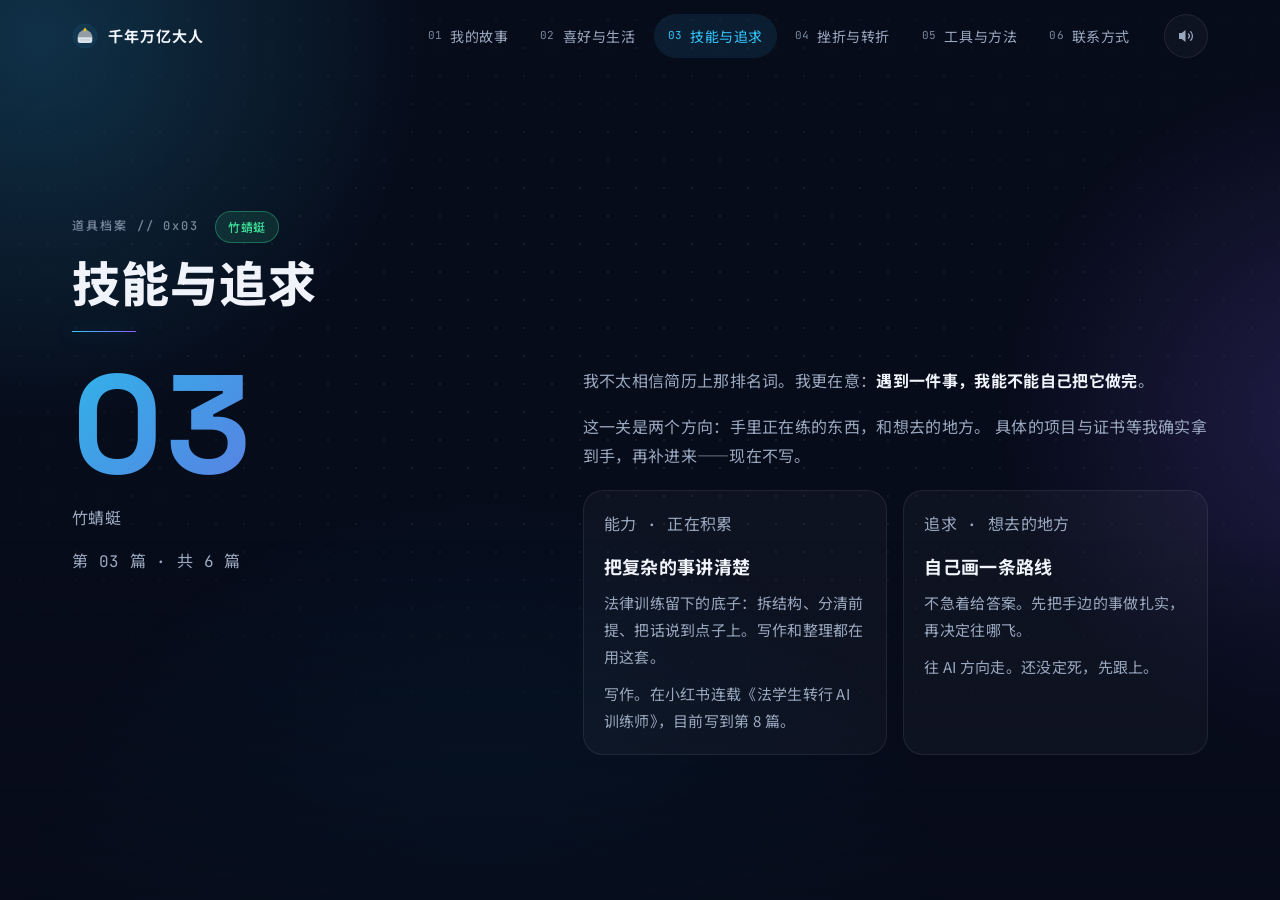
<file: skills.html>
<!doctype html>
<!--
  ============================================================================
  skills.html — 技能与追求
  ----------------------------------------------------------------------------
  这是「首页 + 6 个子页面」结构里的一个子页面，双击就能打开。

  本页内容：技能与追求 这一篇，原始正文是从 index-闯关版.html 里原样搬过来的。

  全站 7 个文件共用同一套外壳（导航、底部菜单、脚本），
  所以改导航时，7 个文件都要改一遍。
  当前页面的导航高亮靠导航 / 底部菜单里那条 aria-current="page" 认出来，别删。

  样式在 css/ 的 6 个文件里，交互在 js/ 的 7 个文件里，加载顺序都不能改。
  所有插画都是自己画的 inline SVG，不下载、不嵌入任何官方图片。
  ============================================================================
-->
<html lang="zh-CN">
  <head>
    <meta charset="UTF-8" />
    <meta name="viewport" content="width=device-width, initial-scale=1.0" />
    <meta name="color-scheme" content="dark" />
    <!-- 浏览器地址栏 / 移动端顶栏的颜色，与 --bg 保持一致 -->
    <meta name="theme-color" content="#070c1a" />

    <title>03 技能与追求 · 千年万亿大人</title>
    <meta name="description" content="技能与追求 —— 我会什么、正在练什么，包括在小红书连载的写作。" />
    <meta property="og:type" content="article" />
    <meta property="og:locale" content="zh_CN" />
    <meta property="og:title" content="03 技能与追求 · 千年万亿大人" />
    <meta property="og:description" content="技能与追求 —— 我会什么、正在练什么，包括在小红书连载的写作。" />
    <meta property="og:url" content="https://escal-ad.github.io/skills.html" />
    <link rel="canonical" href="https://escal-ad.github.io/skills.html" />

    <!--
      分享封面：别人把链接发到微信 / 群里时，聊天框里那张小卡片上的图就是它。
      ⚠️ 微信 / 小红书 / 微博抓取卡片时**不认相对路径**，所以这里必须是绝对地址。
      地址来自本文件顶部的 SITE_URL 常量 —— 换域名只改那一行，重跑脚本即可。
    -->
    <meta property="og:image" content="https://escal-ad.github.io/og-image.png" />
    <meta property="og:image:alt" content="03 技能与追求 · 千年万亿大人" />
    <meta property="og:image:width" content="1200" />
    <meta property="og:image:height" content="630" />
    <meta name="twitter:card" content="summary_large_image" />
    <meta name="twitter:title" content="03 技能与追求 · 千年万亿大人" />
    <meta name="twitter:description" content="技能与追求 —— 我会什么、正在练什么，包括在小红书连载的写作。" />
    <meta name="twitter:image" content="https://escal-ad.github.io/og-image.png" />

    <!-- 自己画的图标（内联 SVG，不额外产生文件请求） -->
    <link
      rel="icon"
      href="data:image/svg+xml,%3Csvg xmlns='http://www.w3.org/2000/svg' viewBox='0 0 64 64'%3E%3Crect width='64' height='64' rx='14' fill='%23070c1a'/%3E%3Cpath d='M12 40a20 20 0 0 1 40 0v4a6 6 0 0 1-6 6H18a6 6 0 0 1-6-6z' fill='%23f0f4fa'/%3E%3C/svg%3E"
    />

    <!--
      字体：Google Fonts 首次访问需要联网。断网时浏览器会回退到系统字体，
      页面依然可读（tokens.css 里每一组 font-family 都写了中文兜底字体）。
    -->
    <link rel="preconnect" href="https://fonts.googleapis.com" />
    <link rel="preconnect" href="https://fonts.gstatic.com" crossorigin />
    <link
      href="https://fonts.googleapis.com/css2?family=Noto+Sans+SC:wght@400;500;700;900&family=Noto+Serif+SC:wght@600&family=Space+Grotesk:wght@500;700&family=JetBrains+Mono:wght@400;500&display=swap"
      rel="stylesheet"
    />

    <!-- 样式：加载顺序有意义，请不要调换
         tokens   色值 / 字体 / 间距 / 圆角（全站唯一出现颜色字面值的地方）
         layout   容器、分区、网格、氛围背景
         components  导航、卡片、按钮等具体零件
         pages    多页面外壳（当前页高亮、面包屑、翻页、首页头像）
         animations  关键帧
         responsive  各屏幕断点的覆盖（必须最后）
    -->
    <link rel="stylesheet" href="css/tokens.css" />
    <link rel="stylesheet" href="css/layout.css" />
    <link rel="stylesheet" href="css/components.css" />
    <link rel="stylesheet" href="css/pages.css" />
    <link rel="stylesheet" href="css/animations.css" />
    <link rel="stylesheet" href="css/responsive.css" />

    <!-- Motion effects derived from vue-bits (https://github.com/DavidHDev/vue-bits) by DavidHDev (MIT) -->
  </head>

  <body data-sfx="takecopter">
    <!-- ======================================================================
         插画精灵图（sprite）：自绘的 SVG 只在这里写一次，正文里用 <use> 复用。
         ⚠️ <use> 只能在同一个文档内生效，所以每个页面都要带一份自己用得到的。
         颜色一律用 CSS 变量 + fill-opacity，全站没有硬编码色值，换主题时插画自动跟着变。
         ====================================================================== -->
    <svg
      width="0"
      height="0"
      style="position: absolute; overflow: hidden"
      aria-hidden="true"
      focusable="false"
    >
      <!-- 四次元口袋（站标） -->
      <symbol id="art-hero-pocket" viewBox="0 0 200 200">
        <circle
          cx="100" cy="100" r="92"
          fill="var(--accent)" fill-opacity="0.07"
          stroke="var(--accent)" stroke-opacity="0.42" stroke-width="1.5"
        />
        <circle cx="100" cy="100" r="78" fill="none" stroke="var(--text)" stroke-opacity="0.10" />
        <!-- 口袋本体：上圆下方 -->
        <path
          d="M44 110a56 56 0 0 1 112 0v28a16 16 0 0 1-16 16H60a16 16 0 0 1-16-16z"
          fill="var(--text)" fill-opacity="0.9"
        />
        <path d="M44 110a56 56 0 0 1 112 0z" fill="var(--bg)" fill-opacity="0.32" />
        <path
          d="M64 130h72" stroke="var(--bg)" stroke-opacity="0.26"
          stroke-width="3" stroke-linecap="round"
        />
        <!-- 脖子上那颗铃铛：一个抽象致意，不是任何官方形象 -->
        <circle cx="100" cy="52" r="11" fill="var(--c-bell)" fill-opacity="0.95" />
        <path
          d="M100 41v-9M91 63l-6 6M109 63l6 6"
          stroke="var(--c-bell)" stroke-opacity="0.7" stroke-width="2" stroke-linecap="round"
        />
      </symbol>
    </svg>

    <!-- 跳转链接：键盘用户按 Tab 第一个看到的东西 -->
    <a class="skip-link" href="#main">跳到主要内容</a>

    <!-- 顶部阅读进度条（由 js/scroll.js 控制 scaleX）
         首页只有一屏，没什么可滚的，所以只有子页面才放这个 -->
    <div class="progress-bar" aria-hidden="true"></div>

    <!-- 背景氛围层：纯 CSS 极光 + 点阵，不看也不会影响阅读 -->
    <div class="ambient" aria-hidden="true">
      <div class="aurora">
        <span class="aurora__layer aurora__layer--a"></span>
        <span class="aurora__layer aurora__layer--b"></span>
        <span class="aurora__layer aurora__layer--c"></span>
      </div>
      <span class="dotgrid"></span>
    </div>

    <!-- ======================================================================
         顶部导航：6 个人物各对应一个子页面。
         当前页面的那条链接在 HTML 里写死了 class="is-current" aria-current="page"，
         高亮样式在 css/pages.css 第 1 节。
         ====================================================================== -->
    <header class="nav">
      <div class="nav__inner">
        <!--
          站标（口袋里那颗黄铃铛）就是全站唯一的「铃铛」：
          点它会摇一摇 + 响一声（见 js/bell.js），但它同时仍然是「回首页」的链接。
          下面那个空 span 只是波纹道具，样式在 css/components.css 的「2. 导航」节。
        -->
        <a class="nav__logo" href="index.html">
          <span class="nav__ring" aria-hidden="true"></span>
          <svg viewBox="0 0 200 200" aria-hidden="true"><use href="#art-hero-pocket" /></svg>
          <span>千年万亿大人</span>
        </a>

        <nav class="nav__links" aria-label="页面导航">
          <a class="nav__link" href="story.html" data-sfx="time-machine"><span class="mono">01</span>我的故事</a>
          <a class="nav__link" href="life.html" data-sfx="memory-bread"><span class="mono">02</span>喜好与生活</a>
          <a class="nav__link is-current" href="skills.html" data-sfx="takecopter"
            aria-current="page"><span class="mono">03</span>技能与追求</a>
          <a class="nav__link" href="turning.html" data-sfx="shrink-light"><span class="mono">04</span>挫折与转折</a>
          <a class="nav__link" href="tools.html" data-sfx="translation-jelly"><span class="mono">05</span>工具与方法</a>
          <a class="nav__link" href="contact.html" data-sfx="anywhere-door"><span class="mono">06</span>联系方式</a>
        </nav>

        <!--
          导航右上角原来有一个「小红书」按钮（class="btn btn--ghost nav__cta"），
          2026-09-30 按需求删掉了：全站顶部不再有小红书跳转。
          想恢复就把它放回 </nav> 和下面 <button class="nav__sfx"> 之间，
          并在下面 fill(NAV, ...) 那一行补回 XHS=XHS。
          样式 .nav__cta 在 css/components.css（现在只剩一条说明注释）。
        -->

        <!--
          右上角的小喇叭（2026-10-01 新增）：点一下静音 / 取消静音，图标跟着换成
          「带斜杠的喇叭」，选择记在 localStorage（键 wqxw-sfx）。
          逻辑在 js/sfx.js 的 initToggle／paintToggle，样式在 css/components.css「2. 导航」。
          它站在原小红书按钮腾出来的位置上；它不在 .nav__links 里，所以 ≤900px 那一档
          要靠 CSS 给它 margin-left:auto，否则会挤到汉堡左边（顺序要 站标·喇叭·汉堡）。
          aria-pressed / aria-label / title 的初始值跟「音效开着」一致，
          js/sfx.js 启动时会按 localStorage 再刷一遍。
        -->
        <button
          class="nav__sfx"
          type="button"
          aria-pressed="true"
          aria-label="关闭页面音效"
          title="关闭页面音效"
        >
          <svg viewBox="0 0 24 24" fill="none" aria-hidden="true">
            <path d="M11.4 4.8 6.9 8.4H3.6v7.2h3.3l4.5 3.6z" fill="currentColor" />
            <path
              class="nav__sfx-wave"
              d="M14.9 9.4a3.7 3.7 0 0 1 0 5.2M17.6 6.8a7.4 7.4 0 0 1 0 10.4"
              stroke="currentColor"
              stroke-width="1.5"
              stroke-linecap="round"
            />
            <path
              class="nav__sfx-slash"
              d="M14.1 9.1 20.5 15.5"
              stroke="currentColor"
              stroke-width="1.6"
              stroke-linecap="round"
            />
          </svg>
        </button>

        <button
          class="nav__toggle"
          type="button"
          aria-controls="mobile-menu"
          aria-expanded="false"
          aria-label="打开页面菜单"
        >
          <svg viewBox="0 0 24 24" fill="none" aria-hidden="true">
            <path
              d="M4 7h16M4 12h16M4 17h16"
              stroke="currentColor"
              stroke-width="1.6"
              stroke-linecap="round"
            />
          </svg>
        </button>
      </div>
    </header>

    <!-- 移动端全屏菜单（≤900px 时替换掉 .nav__links）
         tabindex="-1" 只是为了「一个条目都没有」时能当焦点兜底，
         真正的键盘行为（进焦点 / 锁焦点 / 背景 inert / 退出还焦点）在 js/scroll.js 的
         initMobileMenu 里，见那段注释。 -->
    <nav class="mobile-menu" id="mobile-menu" tabindex="-1" aria-hidden="true" aria-label="页面菜单">
      <a
        class="mobile-menu__item"
        href="story.html"
        data-sfx="time-machine"
        style="--char: var(--c-nobita); --char-rgb: var(--c-nobita-rgb)"
        ><span class="mono">01</span>我的故事</a
      >
      <a
        class="mobile-menu__item"
        href="life.html"
        data-sfx="memory-bread"
        style="--char: var(--c-shizuka); --char-rgb: var(--c-shizuka-rgb)"
        ><span class="mono">02</span>喜好与生活</a
      >
      <a
        class="mobile-menu__item is-current"
        href="skills.html"
        data-sfx="takecopter"
        style="--char: var(--c-suneo); --char-rgb: var(--c-suneo-rgb)"
        aria-current="page"
        ><span class="mono">03</span>技能与追求</a
      >
      <a
        class="mobile-menu__item"
        href="turning.html"
        data-sfx="shrink-light"
        style="--char: var(--c-gian); --char-rgb: var(--c-gian-rgb)"
        ><span class="mono">04</span>挫折与转折</a
      >
      <a
        class="mobile-menu__item"
        href="tools.html"
        data-sfx="translation-jelly"
        style="--char: var(--c-dora); --char-rgb: var(--c-dora-rgb)"
        ><span class="mono">05</span>工具与方法</a
      >
      <a
        class="mobile-menu__item"
        href="contact.html"
        data-sfx="anywhere-door"
        style="--char: var(--c-door); --char-rgb: var(--c-door-rgb)"
        ><span class="mono">06</span>联系方式</a
      >
    </nav>

    <!--
      正文：技能与追求
      这一整段是从旧的 index-闯关版.html 里原样搬来的，只把「闯关」相关的说法改了措辞。
    -->
    <main id="main">
<section
        class="section section--level"
        id="page-top"
        style="--char: var(--c-suneo); --char-rgb: var(--c-suneo-rgb)"
      >
        <div class="container">
          <div class="section__head">
            <div class="eyebrow-row">
              <span class="eyebrow" data-scramble>道具档案 // 0x03</span>
              <span class="badge badge--char">竹蜻蜓</span>
            </div>
            <h1 class="h2">技能与追求</h1>
            <span class="h2-rule" aria-hidden="true"></span>
          </div>

          <div class="level">
            <div class="level__aside">
              <div class="level__no" aria-hidden="true">03</div>
              <p class="level__title">竹蜻蜓</p>
              <p class="level__sub mono">第 03 篇 · 共 6 篇</p>
            </div>

            <div class="level__body">
              <div class="prose">
                <p>
                  我不太相信简历上那排名词。我更在意：<strong>遇到一件事，我能不能自己把它做完</strong>。
                </p>
                <p>
                  这一关是两个方向：手里正在练的东西，和想去的地方。
                  具体的项目与证书等我确实拿到手，再补进来——现在不写。
                </p>
              </div>

              <div class="grid-2">
                <article class="record-card">
                  <p class="record-card__meta mono">能力 · 正在积累</p>
                  <h3 class="record-card__title">把复杂的事讲清楚</h3>
                  <p class="record-card__desc">
                    法律训练留下的底子：拆结构、分清前提、把话说到点子上。写作和整理都在用这套。
                  </p>
                  <p class="record-card__desc">
                    写作。在小红书连载《法学生转行 AI 训练师》，目前写到第 8 篇。
                  </p>
                </article>
                <article class="record-card">
                  <p class="record-card__meta mono">追求 · 想去的地方</p>
                  <h3 class="record-card__title">自己画一条路线</h3>
                  <p class="record-card__desc">
                    不急着给答案。先把手边的事做扎实，再决定往哪飞。
                  </p>
                  <p class="record-card__desc">往 AI 方向走。还没定死，先跟上。</p>
                </article>
              </div>
            </div>
          </div>
        </div>
      </section>
    </main>

    <!--
      脚本：加载顺序有意义（utils 定义 APP，其余挂到 APP 上，main 最后启动）。
         bell 排在 utils 之后（要用 APP.flags）、main 之前（main 要调它）。
         sfx 同理：utils → sfx（要用 APP.$、APP.initSfx）→ main 启动它，
         位置就在 bell 后面，两个发声模块互不依赖。
         wheel 紧跟 scroll：两个都是"跟着滚动 / 滚轮走"的模块，
         它自己会在首页自动不启用（首页没有 .is-current 那条链接）。
      ⚠️ 这里没有 drawer.js：四次元口袋抽屉是旧版闯关玩法的彩蛋，已经随玩法下线，
         文件还留在 js/ 里，想恢复就把它加回下面的列表，并在页面里补 .drawer 结构。
    -->
    <script src="js/utils.js" defer></script>
    <script src="js/reveal.js" defer></script>
    <script src="js/scroll.js" defer></script>
    <script src="js/wheel.js" defer></script>
    <script src="js/effects.js" defer></script>
    <script src="js/bell.js" defer></script>
    <script src="js/sfx.js" defer></script>
    <script src="js/main.js" defer></script>
  </body>
</html>
</file>
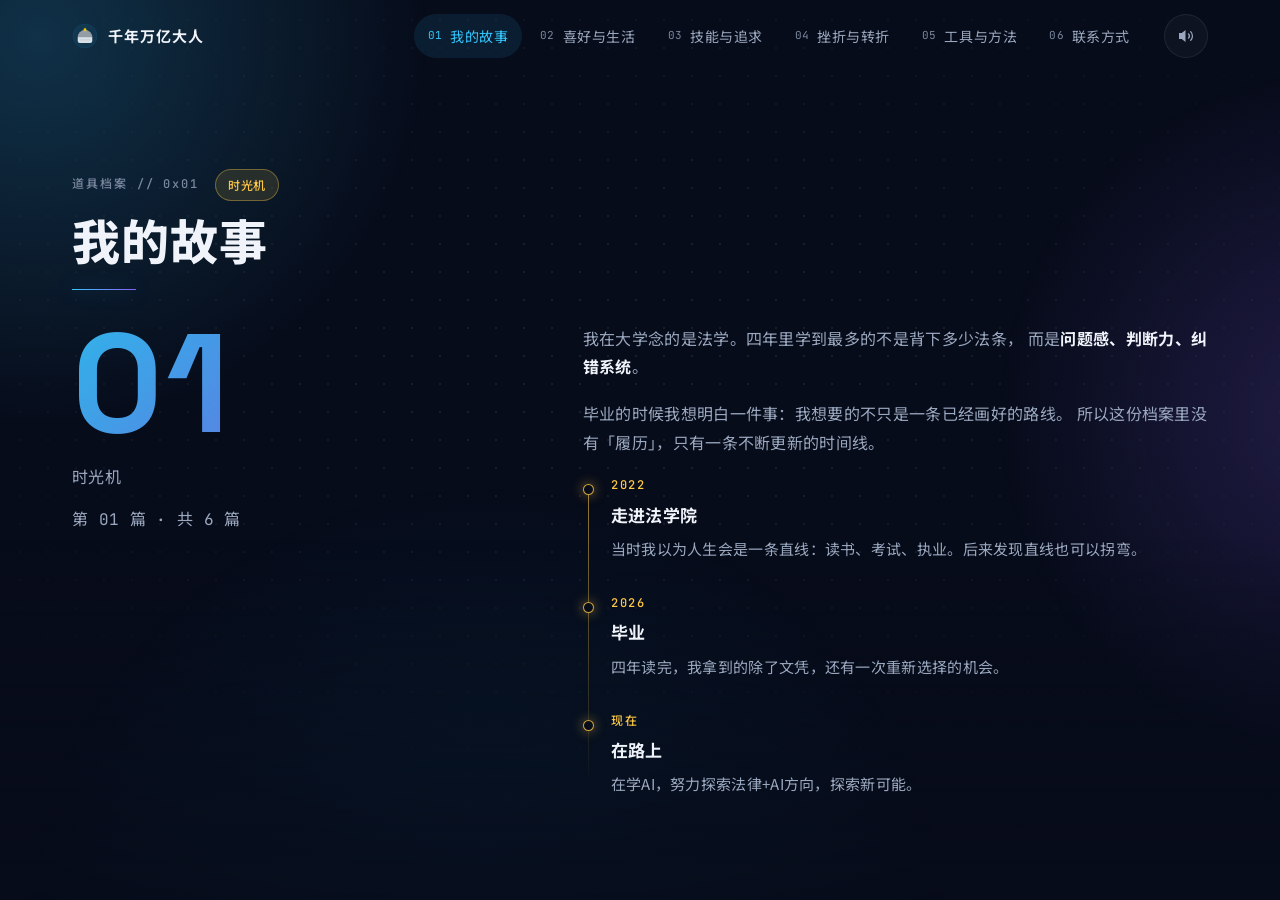
<file: story.html>
<!doctype html>
<!--
  ============================================================================
  story.html — 我的故事
  ----------------------------------------------------------------------------
  这是「首页 + 6 个子页面」结构里的一个子页面，双击就能打开。

  本页内容：我的故事 这一篇，原始正文是从 index-闯关版.html 里原样搬过来的。

  全站 7 个文件共用同一套外壳（导航、底部菜单、脚本），
  所以改导航时，7 个文件都要改一遍。
  当前页面的导航高亮靠导航 / 底部菜单里那条 aria-current="page" 认出来，别删。

  样式在 css/ 的 6 个文件里，交互在 js/ 的 7 个文件里，加载顺序都不能改。
  所有插画都是自己画的 inline SVG，不下载、不嵌入任何官方图片。
  ============================================================================
-->
<html lang="zh-CN">
  <head>
    <meta charset="UTF-8" />
    <meta name="viewport" content="width=device-width, initial-scale=1.0" />
    <meta name="color-scheme" content="dark" />
    <!-- 浏览器地址栏 / 移动端顶栏的颜色，与 --bg 保持一致 -->
    <meta name="theme-color" content="#070c1a" />

    <title>01 我的故事 · 千年万亿大人</title>
    <meta name="description" content="我的故事 —— 从法学四年到决定往 AI 方向探索，这一篇讲我是怎么走到今天的。" />
    <meta property="og:type" content="article" />
    <meta property="og:locale" content="zh_CN" />
    <meta property="og:title" content="01 我的故事 · 千年万亿大人" />
    <meta property="og:description" content="我的故事 —— 从法学四年到决定往 AI 方向探索，这一篇讲我是怎么走到今天的。" />
    <meta property="og:url" content="https://escal-ad.github.io/story.html" />
    <link rel="canonical" href="https://escal-ad.github.io/story.html" />

    <!--
      分享封面：别人把链接发到微信 / 群里时，聊天框里那张小卡片上的图就是它。
      ⚠️ 微信 / 小红书 / 微博抓取卡片时**不认相对路径**，所以这里必须是绝对地址。
      地址来自本文件顶部的 SITE_URL 常量 —— 换域名只改那一行，重跑脚本即可。
    -->
    <meta property="og:image" content="https://escal-ad.github.io/og-image.png" />
    <meta property="og:image:alt" content="01 我的故事 · 千年万亿大人" />
    <meta property="og:image:width" content="1200" />
    <meta property="og:image:height" content="630" />
    <meta name="twitter:card" content="summary_large_image" />
    <meta name="twitter:title" content="01 我的故事 · 千年万亿大人" />
    <meta name="twitter:description" content="我的故事 —— 从法学四年到决定往 AI 方向探索，这一篇讲我是怎么走到今天的。" />
    <meta name="twitter:image" content="https://escal-ad.github.io/og-image.png" />

    <!-- 自己画的图标（内联 SVG，不额外产生文件请求） -->
    <link
      rel="icon"
      href="data:image/svg+xml,%3Csvg xmlns='http://www.w3.org/2000/svg' viewBox='0 0 64 64'%3E%3Crect width='64' height='64' rx='14' fill='%23070c1a'/%3E%3Cpath d='M12 40a20 20 0 0 1 40 0v4a6 6 0 0 1-6 6H18a6 6 0 0 1-6-6z' fill='%23f0f4fa'/%3E%3C/svg%3E"
    />

    <!--
      字体：Google Fonts 首次访问需要联网。断网时浏览器会回退到系统字体，
      页面依然可读（tokens.css 里每一组 font-family 都写了中文兜底字体）。
    -->
    <link rel="preconnect" href="https://fonts.googleapis.com" />
    <link rel="preconnect" href="https://fonts.gstatic.com" crossorigin />
    <link
      href="https://fonts.googleapis.com/css2?family=Noto+Sans+SC:wght@400;500;700;900&family=Noto+Serif+SC:wght@600&family=Space+Grotesk:wght@500;700&family=JetBrains+Mono:wght@400;500&display=swap"
      rel="stylesheet"
    />

    <!-- 样式：加载顺序有意义，请不要调换
         tokens   色值 / 字体 / 间距 / 圆角（全站唯一出现颜色字面值的地方）
         layout   容器、分区、网格、氛围背景
         components  导航、卡片、按钮等具体零件
         pages    多页面外壳（当前页高亮、面包屑、翻页、首页头像）
         animations  关键帧
         responsive  各屏幕断点的覆盖（必须最后）
    -->
    <link rel="stylesheet" href="css/tokens.css" />
    <link rel="stylesheet" href="css/layout.css" />
    <link rel="stylesheet" href="css/components.css" />
    <link rel="stylesheet" href="css/pages.css" />
    <link rel="stylesheet" href="css/animations.css" />
    <link rel="stylesheet" href="css/responsive.css" />

    <!-- Motion effects derived from vue-bits (https://github.com/DavidHDev/vue-bits) by DavidHDev (MIT) -->
  </head>

  <body data-sfx="time-machine">
    <!-- ======================================================================
         插画精灵图（sprite）：自绘的 SVG 只在这里写一次，正文里用 <use> 复用。
         ⚠️ <use> 只能在同一个文档内生效，所以每个页面都要带一份自己用得到的。
         颜色一律用 CSS 变量 + fill-opacity，全站没有硬编码色值，换主题时插画自动跟着变。
         ====================================================================== -->
    <svg
      width="0"
      height="0"
      style="position: absolute; overflow: hidden"
      aria-hidden="true"
      focusable="false"
    >
      <!-- 四次元口袋（站标） -->
      <symbol id="art-hero-pocket" viewBox="0 0 200 200">
        <circle
          cx="100" cy="100" r="92"
          fill="var(--accent)" fill-opacity="0.07"
          stroke="var(--accent)" stroke-opacity="0.42" stroke-width="1.5"
        />
        <circle cx="100" cy="100" r="78" fill="none" stroke="var(--text)" stroke-opacity="0.10" />
        <!-- 口袋本体：上圆下方 -->
        <path
          d="M44 110a56 56 0 0 1 112 0v28a16 16 0 0 1-16 16H60a16 16 0 0 1-16-16z"
          fill="var(--text)" fill-opacity="0.9"
        />
        <path d="M44 110a56 56 0 0 1 112 0z" fill="var(--bg)" fill-opacity="0.32" />
        <path
          d="M64 130h72" stroke="var(--bg)" stroke-opacity="0.26"
          stroke-width="3" stroke-linecap="round"
        />
        <!-- 脖子上那颗铃铛：一个抽象致意，不是任何官方形象 -->
        <circle cx="100" cy="52" r="11" fill="var(--c-bell)" fill-opacity="0.95" />
        <path
          d="M100 41v-9M91 63l-6 6M109 63l6 6"
          stroke="var(--c-bell)" stroke-opacity="0.7" stroke-width="2" stroke-linecap="round"
        />
      </symbol>
    </svg>

    <!-- 跳转链接：键盘用户按 Tab 第一个看到的东西 -->
    <a class="skip-link" href="#main">跳到主要内容</a>

    <!-- 顶部阅读进度条（由 js/scroll.js 控制 scaleX）
         首页只有一屏，没什么可滚的，所以只有子页面才放这个 -->
    <div class="progress-bar" aria-hidden="true"></div>

    <!-- 背景氛围层：纯 CSS 极光 + 点阵，不看也不会影响阅读 -->
    <div class="ambient" aria-hidden="true">
      <div class="aurora">
        <span class="aurora__layer aurora__layer--a"></span>
        <span class="aurora__layer aurora__layer--b"></span>
        <span class="aurora__layer aurora__layer--c"></span>
      </div>
      <span class="dotgrid"></span>
    </div>

    <!-- ======================================================================
         顶部导航：6 个人物各对应一个子页面。
         当前页面的那条链接在 HTML 里写死了 class="is-current" aria-current="page"，
         高亮样式在 css/pages.css 第 1 节。
         ====================================================================== -->
    <header class="nav">
      <div class="nav__inner">
        <!--
          站标（口袋里那颗黄铃铛）就是全站唯一的「铃铛」：
          点它会摇一摇 + 响一声（见 js/bell.js），但它同时仍然是「回首页」的链接。
          下面那个空 span 只是波纹道具，样式在 css/components.css 的「2. 导航」节。
        -->
        <a class="nav__logo" href="index.html">
          <span class="nav__ring" aria-hidden="true"></span>
          <svg viewBox="0 0 200 200" aria-hidden="true"><use href="#art-hero-pocket" /></svg>
          <span>千年万亿大人</span>
        </a>

        <nav class="nav__links" aria-label="页面导航">
          <a class="nav__link is-current" href="story.html" data-sfx="time-machine"
            aria-current="page"><span class="mono">01</span>我的故事</a>
          <a class="nav__link" href="life.html" data-sfx="memory-bread"><span class="mono">02</span>喜好与生活</a>
          <a class="nav__link" href="skills.html" data-sfx="takecopter"><span class="mono">03</span>技能与追求</a>
          <a class="nav__link" href="turning.html" data-sfx="shrink-light"><span class="mono">04</span>挫折与转折</a>
          <a class="nav__link" href="tools.html" data-sfx="translation-jelly"><span class="mono">05</span>工具与方法</a>
          <a class="nav__link" href="contact.html" data-sfx="anywhere-door"><span class="mono">06</span>联系方式</a>
        </nav>

        <!--
          导航右上角原来有一个「小红书」按钮（class="btn btn--ghost nav__cta"），
          2026-09-30 按需求删掉了：全站顶部不再有小红书跳转。
          想恢复就把它放回 </nav> 和下面 <button class="nav__sfx"> 之间，
          并在下面 fill(NAV, ...) 那一行补回 XHS=XHS。
          样式 .nav__cta 在 css/components.css（现在只剩一条说明注释）。
        -->

        <!--
          右上角的小喇叭（2026-10-01 新增）：点一下静音 / 取消静音，图标跟着换成
          「带斜杠的喇叭」，选择记在 localStorage（键 wqxw-sfx）。
          逻辑在 js/sfx.js 的 initToggle／paintToggle，样式在 css/components.css「2. 导航」。
          它站在原小红书按钮腾出来的位置上；它不在 .nav__links 里，所以 ≤900px 那一档
          要靠 CSS 给它 margin-left:auto，否则会挤到汉堡左边（顺序要 站标·喇叭·汉堡）。
          aria-pressed / aria-label / title 的初始值跟「音效开着」一致，
          js/sfx.js 启动时会按 localStorage 再刷一遍。
        -->
        <button
          class="nav__sfx"
          type="button"
          aria-pressed="true"
          aria-label="关闭页面音效"
          title="关闭页面音效"
        >
          <svg viewBox="0 0 24 24" fill="none" aria-hidden="true">
            <path d="M11.4 4.8 6.9 8.4H3.6v7.2h3.3l4.5 3.6z" fill="currentColor" />
            <path
              class="nav__sfx-wave"
              d="M14.9 9.4a3.7 3.7 0 0 1 0 5.2M17.6 6.8a7.4 7.4 0 0 1 0 10.4"
              stroke="currentColor"
              stroke-width="1.5"
              stroke-linecap="round"
            />
            <path
              class="nav__sfx-slash"
              d="M14.1 9.1 20.5 15.5"
              stroke="currentColor"
              stroke-width="1.6"
              stroke-linecap="round"
            />
          </svg>
        </button>

        <button
          class="nav__toggle"
          type="button"
          aria-controls="mobile-menu"
          aria-expanded="false"
          aria-label="打开页面菜单"
        >
          <svg viewBox="0 0 24 24" fill="none" aria-hidden="true">
            <path
              d="M4 7h16M4 12h16M4 17h16"
              stroke="currentColor"
              stroke-width="1.6"
              stroke-linecap="round"
            />
          </svg>
        </button>
      </div>
    </header>

    <!-- 移动端全屏菜单（≤900px 时替换掉 .nav__links）
         tabindex="-1" 只是为了「一个条目都没有」时能当焦点兜底，
         真正的键盘行为（进焦点 / 锁焦点 / 背景 inert / 退出还焦点）在 js/scroll.js 的
         initMobileMenu 里，见那段注释。 -->
    <nav class="mobile-menu" id="mobile-menu" tabindex="-1" aria-hidden="true" aria-label="页面菜单">
      <a
        class="mobile-menu__item is-current"
        href="story.html"
        data-sfx="time-machine"
        style="--char: var(--c-nobita); --char-rgb: var(--c-nobita-rgb)"
        aria-current="page"
        ><span class="mono">01</span>我的故事</a
      >
      <a
        class="mobile-menu__item"
        href="life.html"
        data-sfx="memory-bread"
        style="--char: var(--c-shizuka); --char-rgb: var(--c-shizuka-rgb)"
        ><span class="mono">02</span>喜好与生活</a
      >
      <a
        class="mobile-menu__item"
        href="skills.html"
        data-sfx="takecopter"
        style="--char: var(--c-suneo); --char-rgb: var(--c-suneo-rgb)"
        ><span class="mono">03</span>技能与追求</a
      >
      <a
        class="mobile-menu__item"
        href="turning.html"
        data-sfx="shrink-light"
        style="--char: var(--c-gian); --char-rgb: var(--c-gian-rgb)"
        ><span class="mono">04</span>挫折与转折</a
      >
      <a
        class="mobile-menu__item"
        href="tools.html"
        data-sfx="translation-jelly"
        style="--char: var(--c-dora); --char-rgb: var(--c-dora-rgb)"
        ><span class="mono">05</span>工具与方法</a
      >
      <a
        class="mobile-menu__item"
        href="contact.html"
        data-sfx="anywhere-door"
        style="--char: var(--c-door); --char-rgb: var(--c-door-rgb)"
        ><span class="mono">06</span>联系方式</a
      >
    </nav>

    <!--
      正文：我的故事
      这一整段是从旧的 index-闯关版.html 里原样搬来的，只把「闯关」相关的说法改了措辞。
    -->
    <main id="main">
<section
        class="section section--level"
        id="page-top"
        style="--char: var(--c-nobita); --char-rgb: var(--c-nobita-rgb)"
      >
        <div class="container">
          <div class="section__head">
            <div class="eyebrow-row">
              <span class="eyebrow" data-scramble>道具档案 // 0x01</span>
              <span class="badge badge--char">时光机</span>
            </div>
            <h1 class="h2">我的故事</h1>
            <span class="h2-rule" aria-hidden="true"></span>
          </div>

          <div class="level">
            <div class="level__aside">
              <div class="level__no" aria-hidden="true">01</div>
              <p class="level__title">时光机</p>
              <p class="level__sub mono">第 01 篇 · 共 6 篇</p>
            </div>

            <div class="level__body">
              <div class="prose">
                <p>
                  我在大学念的是法学。四年里学到最多的不是背下多少法条，
                  而是<strong>问题感、判断力、纠错系统</strong>。
                </p>
                <p>
                  毕业的时候我想明白一件事：我想要的不只是一条已经画好的路线。
                  所以这份档案里没有「履历」，只有一条不断更新的时间线。
                </p>
              </div>

              <!-- 时间线：真实日期/里程碑由你本人补充，我不替你写 -->
              <ol class="timeline">
                <li class="timeline__item">
                  <p class="timeline__date mono">2022</p>
                  <h3 class="timeline__title">走进法学院</h3>
                  <p class="timeline__desc">
                    当时我以为人生会是一条直线：读书、考试、执业。后来发现直线也可以拐弯。
                  </p>
                </li>
                <li class="timeline__item">
                  <p class="timeline__date mono">2026</p>
                  <h3 class="timeline__title">毕业</h3>
                  <p class="timeline__desc">四年读完，我拿到的除了文凭，还有一次重新选择的机会。</p>
                </li>
                <li class="timeline__item">
                  <p class="timeline__date mono">现在</p>
                  <h3 class="timeline__title">在路上</h3>
                  <p class="timeline__desc">
                    在学AI，努力探索法律+AI方向，探索新可能。
                  </p>
                </li>
              </ol>
            </div>
          </div>
        </div>
      </section>
    </main>

    <!--
      脚本：加载顺序有意义（utils 定义 APP，其余挂到 APP 上，main 最后启动）。
         bell 排在 utils 之后（要用 APP.flags）、main 之前（main 要调它）。
         sfx 同理：utils → sfx（要用 APP.$、APP.initSfx）→ main 启动它，
         位置就在 bell 后面，两个发声模块互不依赖。
         wheel 紧跟 scroll：两个都是"跟着滚动 / 滚轮走"的模块，
         它自己会在首页自动不启用（首页没有 .is-current 那条链接）。
      ⚠️ 这里没有 drawer.js：四次元口袋抽屉是旧版闯关玩法的彩蛋，已经随玩法下线，
         文件还留在 js/ 里，想恢复就把它加回下面的列表，并在页面里补 .drawer 结构。
    -->
    <script src="js/utils.js" defer></script>
    <script src="js/reveal.js" defer></script>
    <script src="js/scroll.js" defer></script>
    <script src="js/wheel.js" defer></script>
    <script src="js/effects.js" defer></script>
    <script src="js/bell.js" defer></script>
    <script src="js/sfx.js" defer></script>
    <script src="js/main.js" defer></script>
  </body>
</html>
</file>
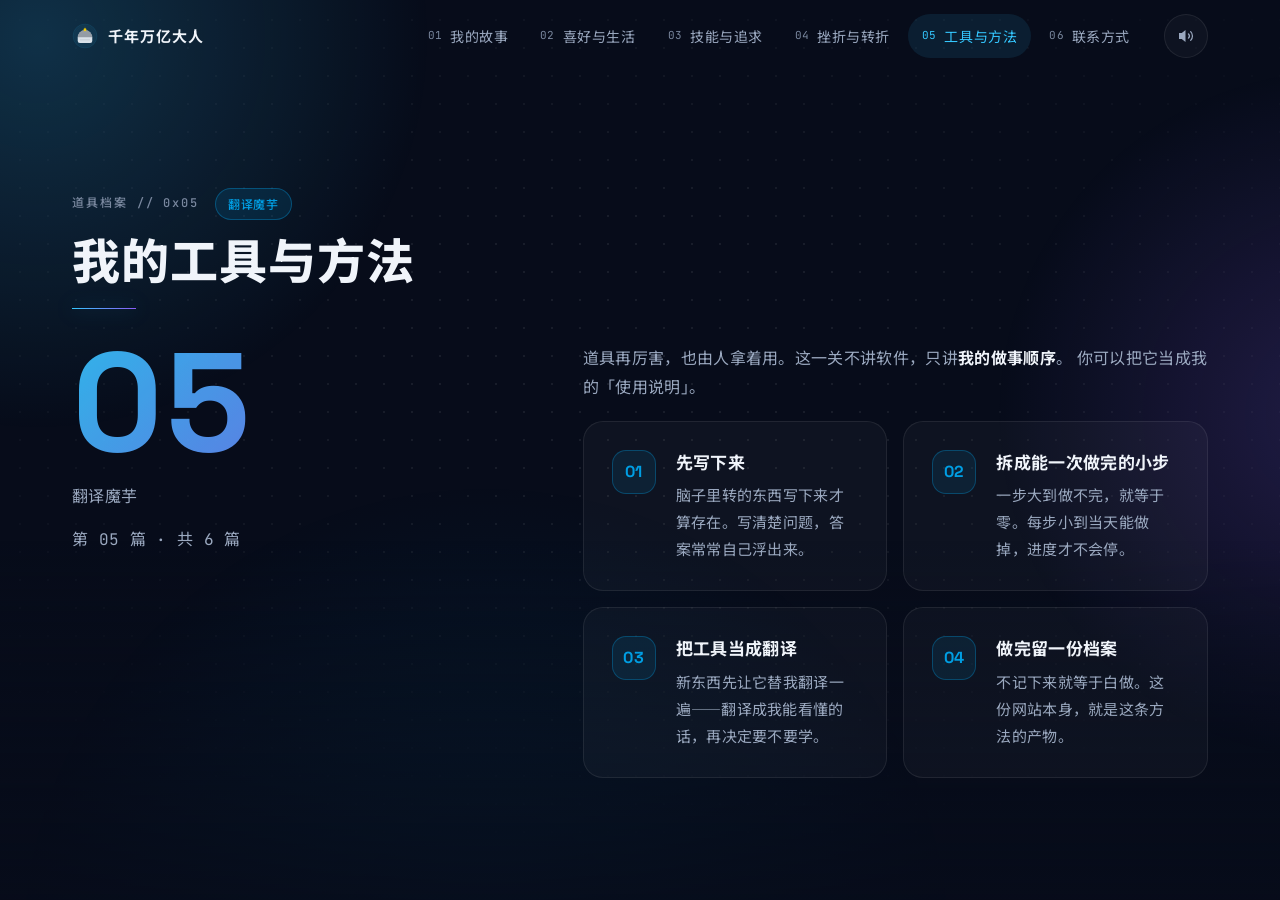
<file: tools.html>
<!doctype html>
<!--
  ============================================================================
  tools.html — 工具与方法
  ----------------------------------------------------------------------------
  这是「首页 + 6 个子页面」结构里的一个子页面，双击就能打开。

  本页内容：工具与方法 这一篇，原始正文是从 index-闯关版.html 里原样搬过来的。

  全站 7 个文件共用同一套外壳（导航、底部菜单、脚本），
  所以改导航时，7 个文件都要改一遍。
  当前页面的导航高亮靠导航 / 底部菜单里那条 aria-current="page" 认出来，别删。

  样式在 css/ 的 6 个文件里，交互在 js/ 的 7 个文件里，加载顺序都不能改。
  所有插画都是自己画的 inline SVG，不下载、不嵌入任何官方图片。
  ============================================================================
-->
<html lang="zh-CN">
  <head>
    <meta charset="UTF-8" />
    <meta name="viewport" content="width=device-width, initial-scale=1.0" />
    <meta name="color-scheme" content="dark" />
    <!-- 浏览器地址栏 / 移动端顶栏的颜色，与 --bg 保持一致 -->
    <meta name="theme-color" content="#070c1a" />

    <title>05 工具与方法 · 千年万亿大人</title>
    <meta name="description" content="工具与方法 —— 我做事用的四个笨办法，也是我理解 AI 的方式。" />
    <meta property="og:type" content="article" />
    <meta property="og:locale" content="zh_CN" />
    <meta property="og:title" content="05 工具与方法 · 千年万亿大人" />
    <meta property="og:description" content="工具与方法 —— 我做事用的四个笨办法，也是我理解 AI 的方式。" />
    <meta property="og:url" content="https://escal-ad.github.io/tools.html" />
    <link rel="canonical" href="https://escal-ad.github.io/tools.html" />

    <!--
      分享封面：别人把链接发到微信 / 群里时，聊天框里那张小卡片上的图就是它。
      ⚠️ 微信 / 小红书 / 微博抓取卡片时**不认相对路径**，所以这里必须是绝对地址。
      地址来自本文件顶部的 SITE_URL 常量 —— 换域名只改那一行，重跑脚本即可。
    -->
    <meta property="og:image" content="https://escal-ad.github.io/og-image.png" />
    <meta property="og:image:alt" content="05 工具与方法 · 千年万亿大人" />
    <meta property="og:image:width" content="1200" />
    <meta property="og:image:height" content="630" />
    <meta name="twitter:card" content="summary_large_image" />
    <meta name="twitter:title" content="05 工具与方法 · 千年万亿大人" />
    <meta name="twitter:description" content="工具与方法 —— 我做事用的四个笨办法，也是我理解 AI 的方式。" />
    <meta name="twitter:image" content="https://escal-ad.github.io/og-image.png" />

    <!-- 自己画的图标（内联 SVG，不额外产生文件请求） -->
    <link
      rel="icon"
      href="data:image/svg+xml,%3Csvg xmlns='http://www.w3.org/2000/svg' viewBox='0 0 64 64'%3E%3Crect width='64' height='64' rx='14' fill='%23070c1a'/%3E%3Cpath d='M12 40a20 20 0 0 1 40 0v4a6 6 0 0 1-6 6H18a6 6 0 0 1-6-6z' fill='%23f0f4fa'/%3E%3C/svg%3E"
    />

    <!--
      字体：Google Fonts 首次访问需要联网。断网时浏览器会回退到系统字体，
      页面依然可读（tokens.css 里每一组 font-family 都写了中文兜底字体）。
    -->
    <link rel="preconnect" href="https://fonts.googleapis.com" />
    <link rel="preconnect" href="https://fonts.gstatic.com" crossorigin />
    <link
      href="https://fonts.googleapis.com/css2?family=Noto+Sans+SC:wght@400;500;700;900&family=Noto+Serif+SC:wght@600&family=Space+Grotesk:wght@500;700&family=JetBrains+Mono:wght@400;500&display=swap"
      rel="stylesheet"
    />

    <!-- 样式：加载顺序有意义，请不要调换
         tokens   色值 / 字体 / 间距 / 圆角（全站唯一出现颜色字面值的地方）
         layout   容器、分区、网格、氛围背景
         components  导航、卡片、按钮等具体零件
         pages    多页面外壳（当前页高亮、面包屑、翻页、首页头像）
         animations  关键帧
         responsive  各屏幕断点的覆盖（必须最后）
    -->
    <link rel="stylesheet" href="css/tokens.css" />
    <link rel="stylesheet" href="css/layout.css" />
    <link rel="stylesheet" href="css/components.css" />
    <link rel="stylesheet" href="css/pages.css" />
    <link rel="stylesheet" href="css/animations.css" />
    <link rel="stylesheet" href="css/responsive.css" />

    <!-- Motion effects derived from vue-bits (https://github.com/DavidHDev/vue-bits) by DavidHDev (MIT) -->
  </head>

  <body data-sfx="translation-jelly">
    <!-- ======================================================================
         插画精灵图（sprite）：自绘的 SVG 只在这里写一次，正文里用 <use> 复用。
         ⚠️ <use> 只能在同一个文档内生效，所以每个页面都要带一份自己用得到的。
         颜色一律用 CSS 变量 + fill-opacity，全站没有硬编码色值，换主题时插画自动跟着变。
         ====================================================================== -->
    <svg
      width="0"
      height="0"
      style="position: absolute; overflow: hidden"
      aria-hidden="true"
      focusable="false"
    >
      <!-- 四次元口袋（站标） -->
      <symbol id="art-hero-pocket" viewBox="0 0 200 200">
        <circle
          cx="100" cy="100" r="92"
          fill="var(--accent)" fill-opacity="0.07"
          stroke="var(--accent)" stroke-opacity="0.42" stroke-width="1.5"
        />
        <circle cx="100" cy="100" r="78" fill="none" stroke="var(--text)" stroke-opacity="0.10" />
        <!-- 口袋本体：上圆下方 -->
        <path
          d="M44 110a56 56 0 0 1 112 0v28a16 16 0 0 1-16 16H60a16 16 0 0 1-16-16z"
          fill="var(--text)" fill-opacity="0.9"
        />
        <path d="M44 110a56 56 0 0 1 112 0z" fill="var(--bg)" fill-opacity="0.32" />
        <path
          d="M64 130h72" stroke="var(--bg)" stroke-opacity="0.26"
          stroke-width="3" stroke-linecap="round"
        />
        <!-- 脖子上那颗铃铛：一个抽象致意，不是任何官方形象 -->
        <circle cx="100" cy="52" r="11" fill="var(--c-bell)" fill-opacity="0.95" />
        <path
          d="M100 41v-9M91 63l-6 6M109 63l6 6"
          stroke="var(--c-bell)" stroke-opacity="0.7" stroke-width="2" stroke-linecap="round"
        />
      </symbol>
    </svg>

    <!-- 跳转链接：键盘用户按 Tab 第一个看到的东西 -->
    <a class="skip-link" href="#main">跳到主要内容</a>

    <!-- 顶部阅读进度条（由 js/scroll.js 控制 scaleX）
         首页只有一屏，没什么可滚的，所以只有子页面才放这个 -->
    <div class="progress-bar" aria-hidden="true"></div>

    <!-- 背景氛围层：纯 CSS 极光 + 点阵，不看也不会影响阅读 -->
    <div class="ambient" aria-hidden="true">
      <div class="aurora">
        <span class="aurora__layer aurora__layer--a"></span>
        <span class="aurora__layer aurora__layer--b"></span>
        <span class="aurora__layer aurora__layer--c"></span>
      </div>
      <span class="dotgrid"></span>
    </div>

    <!-- ======================================================================
         顶部导航：6 个人物各对应一个子页面。
         当前页面的那条链接在 HTML 里写死了 class="is-current" aria-current="page"，
         高亮样式在 css/pages.css 第 1 节。
         ====================================================================== -->
    <header class="nav">
      <div class="nav__inner">
        <!--
          站标（口袋里那颗黄铃铛）就是全站唯一的「铃铛」：
          点它会摇一摇 + 响一声（见 js/bell.js），但它同时仍然是「回首页」的链接。
          下面那个空 span 只是波纹道具，样式在 css/components.css 的「2. 导航」节。
        -->
        <a class="nav__logo" href="index.html">
          <span class="nav__ring" aria-hidden="true"></span>
          <svg viewBox="0 0 200 200" aria-hidden="true"><use href="#art-hero-pocket" /></svg>
          <span>千年万亿大人</span>
        </a>

        <nav class="nav__links" aria-label="页面导航">
          <a class="nav__link" href="story.html" data-sfx="time-machine"><span class="mono">01</span>我的故事</a>
          <a class="nav__link" href="life.html" data-sfx="memory-bread"><span class="mono">02</span>喜好与生活</a>
          <a class="nav__link" href="skills.html" data-sfx="takecopter"><span class="mono">03</span>技能与追求</a>
          <a class="nav__link" href="turning.html" data-sfx="shrink-light"><span class="mono">04</span>挫折与转折</a>
          <a class="nav__link is-current" href="tools.html" data-sfx="translation-jelly"
            aria-current="page"><span class="mono">05</span>工具与方法</a>
          <a class="nav__link" href="contact.html" data-sfx="anywhere-door"><span class="mono">06</span>联系方式</a>
        </nav>

        <!--
          导航右上角原来有一个「小红书」按钮（class="btn btn--ghost nav__cta"），
          2026-09-30 按需求删掉了：全站顶部不再有小红书跳转。
          想恢复就把它放回 </nav> 和下面 <button class="nav__sfx"> 之间，
          并在下面 fill(NAV, ...) 那一行补回 XHS=XHS。
          样式 .nav__cta 在 css/components.css（现在只剩一条说明注释）。
        -->

        <!--
          右上角的小喇叭（2026-10-01 新增）：点一下静音 / 取消静音，图标跟着换成
          「带斜杠的喇叭」，选择记在 localStorage（键 wqxw-sfx）。
          逻辑在 js/sfx.js 的 initToggle／paintToggle，样式在 css/components.css「2. 导航」。
          它站在原小红书按钮腾出来的位置上；它不在 .nav__links 里，所以 ≤900px 那一档
          要靠 CSS 给它 margin-left:auto，否则会挤到汉堡左边（顺序要 站标·喇叭·汉堡）。
          aria-pressed / aria-label / title 的初始值跟「音效开着」一致，
          js/sfx.js 启动时会按 localStorage 再刷一遍。
        -->
        <button
          class="nav__sfx"
          type="button"
          aria-pressed="true"
          aria-label="关闭页面音效"
          title="关闭页面音效"
        >
          <svg viewBox="0 0 24 24" fill="none" aria-hidden="true">
            <path d="M11.4 4.8 6.9 8.4H3.6v7.2h3.3l4.5 3.6z" fill="currentColor" />
            <path
              class="nav__sfx-wave"
              d="M14.9 9.4a3.7 3.7 0 0 1 0 5.2M17.6 6.8a7.4 7.4 0 0 1 0 10.4"
              stroke="currentColor"
              stroke-width="1.5"
              stroke-linecap="round"
            />
            <path
              class="nav__sfx-slash"
              d="M14.1 9.1 20.5 15.5"
              stroke="currentColor"
              stroke-width="1.6"
              stroke-linecap="round"
            />
          </svg>
        </button>

        <button
          class="nav__toggle"
          type="button"
          aria-controls="mobile-menu"
          aria-expanded="false"
          aria-label="打开页面菜单"
        >
          <svg viewBox="0 0 24 24" fill="none" aria-hidden="true">
            <path
              d="M4 7h16M4 12h16M4 17h16"
              stroke="currentColor"
              stroke-width="1.6"
              stroke-linecap="round"
            />
          </svg>
        </button>
      </div>
    </header>

    <!-- 移动端全屏菜单（≤900px 时替换掉 .nav__links）
         tabindex="-1" 只是为了「一个条目都没有」时能当焦点兜底，
         真正的键盘行为（进焦点 / 锁焦点 / 背景 inert / 退出还焦点）在 js/scroll.js 的
         initMobileMenu 里，见那段注释。 -->
    <nav class="mobile-menu" id="mobile-menu" tabindex="-1" aria-hidden="true" aria-label="页面菜单">
      <a
        class="mobile-menu__item"
        href="story.html"
        data-sfx="time-machine"
        style="--char: var(--c-nobita); --char-rgb: var(--c-nobita-rgb)"
        ><span class="mono">01</span>我的故事</a
      >
      <a
        class="mobile-menu__item"
        href="life.html"
        data-sfx="memory-bread"
        style="--char: var(--c-shizuka); --char-rgb: var(--c-shizuka-rgb)"
        ><span class="mono">02</span>喜好与生活</a
      >
      <a
        class="mobile-menu__item"
        href="skills.html"
        data-sfx="takecopter"
        style="--char: var(--c-suneo); --char-rgb: var(--c-suneo-rgb)"
        ><span class="mono">03</span>技能与追求</a
      >
      <a
        class="mobile-menu__item"
        href="turning.html"
        data-sfx="shrink-light"
        style="--char: var(--c-gian); --char-rgb: var(--c-gian-rgb)"
        ><span class="mono">04</span>挫折与转折</a
      >
      <a
        class="mobile-menu__item is-current"
        href="tools.html"
        data-sfx="translation-jelly"
        style="--char: var(--c-dora); --char-rgb: var(--c-dora-rgb)"
        aria-current="page"
        ><span class="mono">05</span>工具与方法</a
      >
      <a
        class="mobile-menu__item"
        href="contact.html"
        data-sfx="anywhere-door"
        style="--char: var(--c-door); --char-rgb: var(--c-door-rgb)"
        ><span class="mono">06</span>联系方式</a
      >
    </nav>

    <!--
      正文：工具与方法
      这一整段是从旧的 index-闯关版.html 里原样搬来的，只把「闯关」相关的说法改了措辞。
    -->
    <main id="main">
<section
        class="section section--level"
        id="page-top"
        style="--char: var(--c-dora); --char-rgb: var(--c-dora-rgb)"
      >
        <div class="container">
          <div class="section__head">
            <div class="eyebrow-row">
              <span class="eyebrow" data-scramble>道具档案 // 0x05</span>
              <span class="badge badge--char">翻译魔芋</span>
            </div>
            <h1 class="h2">我的工具与方法</h1>
            <span class="h2-rule" aria-hidden="true"></span>
          </div>

          <div class="level">
            <div class="level__aside">
              <div class="level__no" aria-hidden="true">05</div>
              <p class="level__title">翻译魔芋</p>
              <p class="level__sub mono">第 05 篇 · 共 6 篇</p>
            </div>

            <div class="level__body">
              <div class="prose">
                <p>
                  道具再厉害，也由人拿着用。这一关不讲软件，只讲<strong>我的做事顺序</strong>。
                  你可以把它当成我的「使用说明」。
                </p>
              </div>

              <div class="grid-2">
                <article class="tool-card">
                  <span class="tool-card__no mono">01</span>
                  <div class="tool-card__main">
                    <h3 class="tool-card__title">先写下来</h3>
                    <p class="tool-card__desc">脑子里转的东西写下来才算存在。写清楚问题，答案常常自己浮出来。</p>
                  </div>
                </article>
                <article class="tool-card">
                  <span class="tool-card__no mono">02</span>
                  <div class="tool-card__main">
                    <h3 class="tool-card__title">拆成能一次做完的小步</h3>
                    <p class="tool-card__desc">一步大到做不完，就等于零。每步小到当天能做掉，进度才不会停。</p>
                  </div>
                </article>
                <article class="tool-card">
                  <span class="tool-card__no mono">03</span>
                  <div class="tool-card__main">
                    <h3 class="tool-card__title">把工具当成翻译</h3>
                    <p class="tool-card__desc">
                      新东西先让它替我翻译一遍——翻译成我能看懂的话，再决定要不要学。
                    </p>
                  </div>
                </article>
                <article class="tool-card">
                  <span class="tool-card__no mono">04</span>
                  <div class="tool-card__main">
                    <h3 class="tool-card__title">做完留一份档案</h3>
                    <p class="tool-card__desc">不记下来就等于白做。这份网站本身，就是这条方法的产物。</p>
                  </div>
                </article>
              </div>
            </div>
          </div>
        </div>
      </section>
    </main>

    <!--
      脚本：加载顺序有意义（utils 定义 APP，其余挂到 APP 上，main 最后启动）。
         bell 排在 utils 之后（要用 APP.flags）、main 之前（main 要调它）。
         sfx 同理：utils → sfx（要用 APP.$、APP.initSfx）→ main 启动它，
         位置就在 bell 后面，两个发声模块互不依赖。
         wheel 紧跟 scroll：两个都是"跟着滚动 / 滚轮走"的模块，
         它自己会在首页自动不启用（首页没有 .is-current 那条链接）。
      ⚠️ 这里没有 drawer.js：四次元口袋抽屉是旧版闯关玩法的彩蛋，已经随玩法下线，
         文件还留在 js/ 里，想恢复就把它加回下面的列表，并在页面里补 .drawer 结构。
    -->
    <script src="js/utils.js" defer></script>
    <script src="js/reveal.js" defer></script>
    <script src="js/scroll.js" defer></script>
    <script src="js/wheel.js" defer></script>
    <script src="js/effects.js" defer></script>
    <script src="js/bell.js" defer></script>
    <script src="js/sfx.js" defer></script>
    <script src="js/main.js" defer></script>
  </body>
</html>
</file>
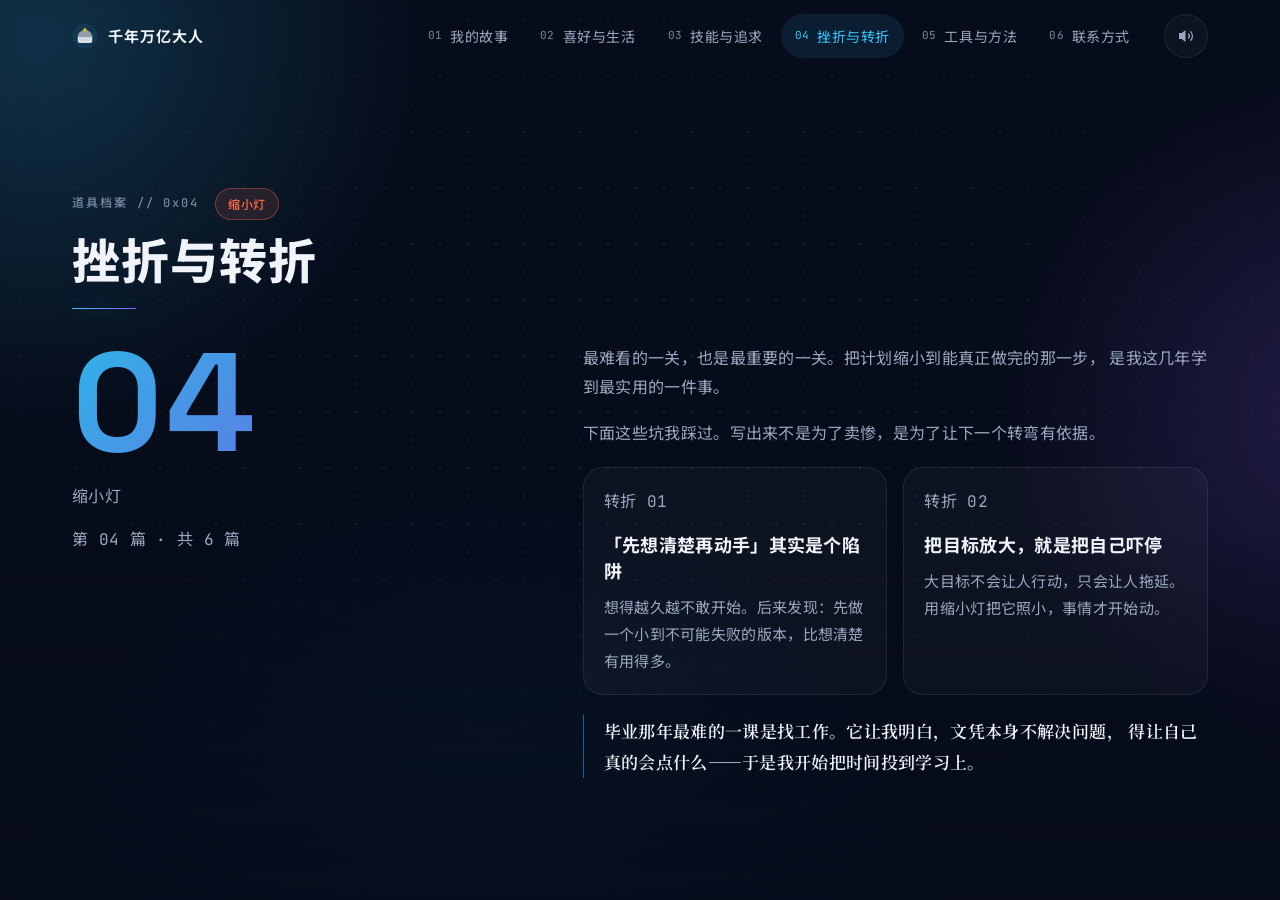
<file: turning.html>
<!doctype html>
<!--
  ============================================================================
  turning.html — 挫折与转折
  ----------------------------------------------------------------------------
  这是「首页 + 6 个子页面」结构里的一个子页面，双击就能打开。

  本页内容：挫折与转折 这一篇，原始正文是从 index-闯关版.html 里原样搬过来的。

  全站 7 个文件共用同一套外壳（导航、底部菜单、脚本），
  所以改导航时，7 个文件都要改一遍。
  当前页面的导航高亮靠导航 / 底部菜单里那条 aria-current="page" 认出来，别删。

  样式在 css/ 的 6 个文件里，交互在 js/ 的 7 个文件里，加载顺序都不能改。
  所有插画都是自己画的 inline SVG，不下载、不嵌入任何官方图片。
  ============================================================================
-->
<html lang="zh-CN">
  <head>
    <meta charset="UTF-8" />
    <meta name="viewport" content="width=device-width, initial-scale=1.0" />
    <meta name="color-scheme" content="dark" />
    <!-- 浏览器地址栏 / 移动端顶栏的颜色，与 --bg 保持一致 -->
    <meta name="theme-color" content="#070c1a" />

    <title>04 挫折与转折 · 千年万亿大人</title>
    <meta name="description" content="挫折与转折 —— 毕业那年最难的一课，以及我从里面学到的东西。" />
    <meta property="og:type" content="article" />
    <meta property="og:locale" content="zh_CN" />
    <meta property="og:title" content="04 挫折与转折 · 千年万亿大人" />
    <meta property="og:description" content="挫折与转折 —— 毕业那年最难的一课，以及我从里面学到的东西。" />
    <meta property="og:url" content="https://escal-ad.github.io/turning.html" />
    <link rel="canonical" href="https://escal-ad.github.io/turning.html" />

    <!--
      分享封面：别人把链接发到微信 / 群里时，聊天框里那张小卡片上的图就是它。
      ⚠️ 微信 / 小红书 / 微博抓取卡片时**不认相对路径**，所以这里必须是绝对地址。
      地址来自本文件顶部的 SITE_URL 常量 —— 换域名只改那一行，重跑脚本即可。
    -->
    <meta property="og:image" content="https://escal-ad.github.io/og-image.png" />
    <meta property="og:image:alt" content="04 挫折与转折 · 千年万亿大人" />
    <meta property="og:image:width" content="1200" />
    <meta property="og:image:height" content="630" />
    <meta name="twitter:card" content="summary_large_image" />
    <meta name="twitter:title" content="04 挫折与转折 · 千年万亿大人" />
    <meta name="twitter:description" content="挫折与转折 —— 毕业那年最难的一课，以及我从里面学到的东西。" />
    <meta name="twitter:image" content="https://escal-ad.github.io/og-image.png" />

    <!-- 自己画的图标（内联 SVG，不额外产生文件请求） -->
    <link
      rel="icon"
      href="data:image/svg+xml,%3Csvg xmlns='http://www.w3.org/2000/svg' viewBox='0 0 64 64'%3E%3Crect width='64' height='64' rx='14' fill='%23070c1a'/%3E%3Cpath d='M12 40a20 20 0 0 1 40 0v4a6 6 0 0 1-6 6H18a6 6 0 0 1-6-6z' fill='%23f0f4fa'/%3E%3C/svg%3E"
    />

    <!--
      字体：Google Fonts 首次访问需要联网。断网时浏览器会回退到系统字体，
      页面依然可读（tokens.css 里每一组 font-family 都写了中文兜底字体）。
    -->
    <link rel="preconnect" href="https://fonts.googleapis.com" />
    <link rel="preconnect" href="https://fonts.gstatic.com" crossorigin />
    <link
      href="https://fonts.googleapis.com/css2?family=Noto+Sans+SC:wght@400;500;700;900&family=Noto+Serif+SC:wght@600&family=Space+Grotesk:wght@500;700&family=JetBrains+Mono:wght@400;500&display=swap"
      rel="stylesheet"
    />

    <!-- 样式：加载顺序有意义，请不要调换
         tokens   色值 / 字体 / 间距 / 圆角（全站唯一出现颜色字面值的地方）
         layout   容器、分区、网格、氛围背景
         components  导航、卡片、按钮等具体零件
         pages    多页面外壳（当前页高亮、面包屑、翻页、首页头像）
         animations  关键帧
         responsive  各屏幕断点的覆盖（必须最后）
    -->
    <link rel="stylesheet" href="css/tokens.css" />
    <link rel="stylesheet" href="css/layout.css" />
    <link rel="stylesheet" href="css/components.css" />
    <link rel="stylesheet" href="css/pages.css" />
    <link rel="stylesheet" href="css/animations.css" />
    <link rel="stylesheet" href="css/responsive.css" />

    <!-- Motion effects derived from vue-bits (https://github.com/DavidHDev/vue-bits) by DavidHDev (MIT) -->
  </head>

  <body data-sfx="shrink-light">
    <!-- ======================================================================
         插画精灵图（sprite）：自绘的 SVG 只在这里写一次，正文里用 <use> 复用。
         ⚠️ <use> 只能在同一个文档内生效，所以每个页面都要带一份自己用得到的。
         颜色一律用 CSS 变量 + fill-opacity，全站没有硬编码色值，换主题时插画自动跟着变。
         ====================================================================== -->
    <svg
      width="0"
      height="0"
      style="position: absolute; overflow: hidden"
      aria-hidden="true"
      focusable="false"
    >
      <!-- 四次元口袋（站标） -->
      <symbol id="art-hero-pocket" viewBox="0 0 200 200">
        <circle
          cx="100" cy="100" r="92"
          fill="var(--accent)" fill-opacity="0.07"
          stroke="var(--accent)" stroke-opacity="0.42" stroke-width="1.5"
        />
        <circle cx="100" cy="100" r="78" fill="none" stroke="var(--text)" stroke-opacity="0.10" />
        <!-- 口袋本体：上圆下方 -->
        <path
          d="M44 110a56 56 0 0 1 112 0v28a16 16 0 0 1-16 16H60a16 16 0 0 1-16-16z"
          fill="var(--text)" fill-opacity="0.9"
        />
        <path d="M44 110a56 56 0 0 1 112 0z" fill="var(--bg)" fill-opacity="0.32" />
        <path
          d="M64 130h72" stroke="var(--bg)" stroke-opacity="0.26"
          stroke-width="3" stroke-linecap="round"
        />
        <!-- 脖子上那颗铃铛：一个抽象致意，不是任何官方形象 -->
        <circle cx="100" cy="52" r="11" fill="var(--c-bell)" fill-opacity="0.95" />
        <path
          d="M100 41v-9M91 63l-6 6M109 63l6 6"
          stroke="var(--c-bell)" stroke-opacity="0.7" stroke-width="2" stroke-linecap="round"
        />
      </symbol>
    </svg>

    <!-- 跳转链接：键盘用户按 Tab 第一个看到的东西 -->
    <a class="skip-link" href="#main">跳到主要内容</a>

    <!-- 顶部阅读进度条（由 js/scroll.js 控制 scaleX）
         首页只有一屏，没什么可滚的，所以只有子页面才放这个 -->
    <div class="progress-bar" aria-hidden="true"></div>

    <!-- 背景氛围层：纯 CSS 极光 + 点阵，不看也不会影响阅读 -->
    <div class="ambient" aria-hidden="true">
      <div class="aurora">
        <span class="aurora__layer aurora__layer--a"></span>
        <span class="aurora__layer aurora__layer--b"></span>
        <span class="aurora__layer aurora__layer--c"></span>
      </div>
      <span class="dotgrid"></span>
    </div>

    <!-- ======================================================================
         顶部导航：6 个人物各对应一个子页面。
         当前页面的那条链接在 HTML 里写死了 class="is-current" aria-current="page"，
         高亮样式在 css/pages.css 第 1 节。
         ====================================================================== -->
    <header class="nav">
      <div class="nav__inner">
        <!--
          站标（口袋里那颗黄铃铛）就是全站唯一的「铃铛」：
          点它会摇一摇 + 响一声（见 js/bell.js），但它同时仍然是「回首页」的链接。
          下面那个空 span 只是波纹道具，样式在 css/components.css 的「2. 导航」节。
        -->
        <a class="nav__logo" href="index.html">
          <span class="nav__ring" aria-hidden="true"></span>
          <svg viewBox="0 0 200 200" aria-hidden="true"><use href="#art-hero-pocket" /></svg>
          <span>千年万亿大人</span>
        </a>

        <nav class="nav__links" aria-label="页面导航">
          <a class="nav__link" href="story.html" data-sfx="time-machine"><span class="mono">01</span>我的故事</a>
          <a class="nav__link" href="life.html" data-sfx="memory-bread"><span class="mono">02</span>喜好与生活</a>
          <a class="nav__link" href="skills.html" data-sfx="takecopter"><span class="mono">03</span>技能与追求</a>
          <a class="nav__link is-current" href="turning.html" data-sfx="shrink-light"
            aria-current="page"><span class="mono">04</span>挫折与转折</a>
          <a class="nav__link" href="tools.html" data-sfx="translation-jelly"><span class="mono">05</span>工具与方法</a>
          <a class="nav__link" href="contact.html" data-sfx="anywhere-door"><span class="mono">06</span>联系方式</a>
        </nav>

        <!--
          导航右上角原来有一个「小红书」按钮（class="btn btn--ghost nav__cta"），
          2026-09-30 按需求删掉了：全站顶部不再有小红书跳转。
          想恢复就把它放回 </nav> 和下面 <button class="nav__sfx"> 之间，
          并在下面 fill(NAV, ...) 那一行补回 XHS=XHS。
          样式 .nav__cta 在 css/components.css（现在只剩一条说明注释）。
        -->

        <!--
          右上角的小喇叭（2026-10-01 新增）：点一下静音 / 取消静音，图标跟着换成
          「带斜杠的喇叭」，选择记在 localStorage（键 wqxw-sfx）。
          逻辑在 js/sfx.js 的 initToggle／paintToggle，样式在 css/components.css「2. 导航」。
          它站在原小红书按钮腾出来的位置上；它不在 .nav__links 里，所以 ≤900px 那一档
          要靠 CSS 给它 margin-left:auto，否则会挤到汉堡左边（顺序要 站标·喇叭·汉堡）。
          aria-pressed / aria-label / title 的初始值跟「音效开着」一致，
          js/sfx.js 启动时会按 localStorage 再刷一遍。
        -->
        <button
          class="nav__sfx"
          type="button"
          aria-pressed="true"
          aria-label="关闭页面音效"
          title="关闭页面音效"
        >
          <svg viewBox="0 0 24 24" fill="none" aria-hidden="true">
            <path d="M11.4 4.8 6.9 8.4H3.6v7.2h3.3l4.5 3.6z" fill="currentColor" />
            <path
              class="nav__sfx-wave"
              d="M14.9 9.4a3.7 3.7 0 0 1 0 5.2M17.6 6.8a7.4 7.4 0 0 1 0 10.4"
              stroke="currentColor"
              stroke-width="1.5"
              stroke-linecap="round"
            />
            <path
              class="nav__sfx-slash"
              d="M14.1 9.1 20.5 15.5"
              stroke="currentColor"
              stroke-width="1.6"
              stroke-linecap="round"
            />
          </svg>
        </button>

        <button
          class="nav__toggle"
          type="button"
          aria-controls="mobile-menu"
          aria-expanded="false"
          aria-label="打开页面菜单"
        >
          <svg viewBox="0 0 24 24" fill="none" aria-hidden="true">
            <path
              d="M4 7h16M4 12h16M4 17h16"
              stroke="currentColor"
              stroke-width="1.6"
              stroke-linecap="round"
            />
          </svg>
        </button>
      </div>
    </header>

    <!-- 移动端全屏菜单（≤900px 时替换掉 .nav__links）
         tabindex="-1" 只是为了「一个条目都没有」时能当焦点兜底，
         真正的键盘行为（进焦点 / 锁焦点 / 背景 inert / 退出还焦点）在 js/scroll.js 的
         initMobileMenu 里，见那段注释。 -->
    <nav class="mobile-menu" id="mobile-menu" tabindex="-1" aria-hidden="true" aria-label="页面菜单">
      <a
        class="mobile-menu__item"
        href="story.html"
        data-sfx="time-machine"
        style="--char: var(--c-nobita); --char-rgb: var(--c-nobita-rgb)"
        ><span class="mono">01</span>我的故事</a
      >
      <a
        class="mobile-menu__item"
        href="life.html"
        data-sfx="memory-bread"
        style="--char: var(--c-shizuka); --char-rgb: var(--c-shizuka-rgb)"
        ><span class="mono">02</span>喜好与生活</a
      >
      <a
        class="mobile-menu__item"
        href="skills.html"
        data-sfx="takecopter"
        style="--char: var(--c-suneo); --char-rgb: var(--c-suneo-rgb)"
        ><span class="mono">03</span>技能与追求</a
      >
      <a
        class="mobile-menu__item is-current"
        href="turning.html"
        data-sfx="shrink-light"
        style="--char: var(--c-gian); --char-rgb: var(--c-gian-rgb)"
        aria-current="page"
        ><span class="mono">04</span>挫折与转折</a
      >
      <a
        class="mobile-menu__item"
        href="tools.html"
        data-sfx="translation-jelly"
        style="--char: var(--c-dora); --char-rgb: var(--c-dora-rgb)"
        ><span class="mono">05</span>工具与方法</a
      >
      <a
        class="mobile-menu__item"
        href="contact.html"
        data-sfx="anywhere-door"
        style="--char: var(--c-door); --char-rgb: var(--c-door-rgb)"
        ><span class="mono">06</span>联系方式</a
      >
    </nav>

    <!--
      正文：挫折与转折
      这一整段是从旧的 index-闯关版.html 里原样搬来的，只把「闯关」相关的说法改了措辞。
    -->
    <main id="main">
<section
        class="section section--level"
        id="page-top"
        style="--char: var(--c-gian); --char-rgb: var(--c-gian-rgb)"
      >
        <div class="container">
          <div class="section__head">
            <div class="eyebrow-row">
              <span class="eyebrow" data-scramble>道具档案 // 0x04</span>
              <span class="badge badge--char">缩小灯</span>
            </div>
            <h1 class="h2">挫折与转折</h1>
            <span class="h2-rule" aria-hidden="true"></span>
          </div>

          <div class="level">
            <div class="level__aside">
              <div class="level__no" aria-hidden="true">04</div>
              <p class="level__title">缩小灯</p>
              <p class="level__sub mono">第 04 篇 · 共 6 篇</p>
            </div>

            <div class="level__body">
              <div class="prose">
                <p>
                  最难看的一关，也是最重要的一关。把计划缩小到能真正做完的那一步，
                  是我这几年学到最实用的一件事。
                </p>
                <p>
                  下面这些坑我踩过。写出来不是为了卖惨，是为了让下一个转弯有依据。
                </p>
              </div>

              <div class="grid-2">
                <article class="record-card">
                  <p class="record-card__meta mono">转折 01</p>
                  <h3 class="record-card__title">「先想清楚再动手」其实是个陷阱</h3>
                  <p class="record-card__desc">
                    想得越久越不敢开始。后来发现：先做一个小到不可能失败的版本，比想清楚有用得多。
                  </p>
                </article>
                <article class="record-card">
                  <p class="record-card__meta mono">转折 02</p>
                  <h3 class="record-card__title">把目标放大，就是把自己吓停</h3>
                  <p class="record-card__desc">
                    大目标不会让人行动，只会让人拖延。用缩小灯把它照小，事情才开始动。
                  </p>
                </article>
              </div>

              <p class="quote">
                毕业那年最难的一课是找工作。它让我明白，文凭本身不解决问题，
                得让自己真的会点什么——于是我开始把时间投到学习上。
              </p>
            </div>
          </div>
        </div>
      </section>
    </main>

    <!--
      脚本：加载顺序有意义（utils 定义 APP，其余挂到 APP 上，main 最后启动）。
         bell 排在 utils 之后（要用 APP.flags）、main 之前（main 要调它）。
         sfx 同理：utils → sfx（要用 APP.$、APP.initSfx）→ main 启动它，
         位置就在 bell 后面，两个发声模块互不依赖。
         wheel 紧跟 scroll：两个都是"跟着滚动 / 滚轮走"的模块，
         它自己会在首页自动不启用（首页没有 .is-current 那条链接）。
      ⚠️ 这里没有 drawer.js：四次元口袋抽屉是旧版闯关玩法的彩蛋，已经随玩法下线，
         文件还留在 js/ 里，想恢复就把它加回下面的列表，并在页面里补 .drawer 结构。
    -->
    <script src="js/utils.js" defer></script>
    <script src="js/reveal.js" defer></script>
    <script src="js/scroll.js" defer></script>
    <script src="js/wheel.js" defer></script>
    <script src="js/effects.js" defer></script>
    <script src="js/bell.js" defer></script>
    <script src="js/sfx.js" defer></script>
    <script src="js/main.js" defer></script>
  </body>
</html>
</file>
<file: css/tokens.css>
/* ============================================================================
   tokens.css — 设计 token + reset + 基础排版
   来源：DESIGN.md §2 Color Palette / §3 Typography / §5 Spacing Scale
   规则：本文件是唯一允许出现「颜色字面值」的地方，其它 CSS 文件必须引用变量。
   ========================================================================== */

:root {
  /* ---------- Backgrounds ---------- */
  --bg: #070c1a;                              /* 主背景：深夜蓝黑 */
  --surface: rgba(255, 255, 255, 0.03);       /* 卡片 / 容器 */
  --surface-alt: #0a1226;                     /* 交替 section / 抽屉底 */
  --surface-hover: rgba(255, 255, 255, 0.06); /* 悬停态表面 */

  /* ---------- Borders ---------- */
  --border: rgba(255, 255, 255, 0.08);
  --border-hover: rgba(53, 199, 255, 0.35);

  /* ---------- Text ----------
     对比度（WCAG AA 要求小号文字 ≥ 4.5:1）实测：
       旧 --text-tertiary #5f6e86 在 --bg 上只有 3.77:1，不达标，
       现改为 #7a889f：在 --bg 上 5.44:1，在卡片 --surface 合成底色上 5.30:1，
       在滚动后的导航（rgba(bg,.82) + 模糊）上 ≈5.4:1。
       它是全站所有「标签 / 编号 / 辅助说明」的底色，改这一处就全站生效。 */
  --text: #f0f4fa;            /* 标题、重要文字 */
  --text-secondary: #9aa8bf;  /* 正文、描述 */
  --text-tertiary: #7a889f;   /* 标签、辅助、未解锁态 */

  /* ---------- Accent ---------- */
  --accent: #35c7ff;          /* 主强调色：霓虹青蓝 */
  --accent-hover: #62dcff;    /* 强调色 hover */
  --accent-2: #8b5cf6;        /* 辅强调色：霓虹紫 */

  /* ---------- 角色专属色（关卡识别色：仅徽章 / 节点 / 图标微光） ---------- */
  --c-nobita: #ffc845;  --c-nobita-rgb: 255, 200, 69;   /* 大雄 · 暖黄 */
  --c-shizuka: #c6a8ff; --c-shizuka-rgb: 198, 168, 255; /* 静香 · 薰衣草 */
  --c-suneo: #3ddc97;   --c-suneo-rgb: 61, 220, 151;    /* 小夫 · 青绿 */
  --c-gian: #ff6b4a;    --c-gian-rgb: 255, 107, 74;     /* 胖虎 · 橘红 */
  --c-dora: #009ee3;    --c-dora-rgb: 0, 158, 227;      /* 哆啦A梦 · 经典蓝 */
  --c-door: #ff4fa3;    --c-door-rgb: 255, 79, 163;     /* 任意门 · 霓虹粉 */

  /* ---------- 装备色（铃铛与项圈，仅作点缀） ---------- */
  --c-bell: #ffd400;    --c-bell-rgb: 255, 212, 0;
  --c-collar: #e60012;  --c-collar-rgb: 230, 0, 18;

  /* ---------- RGB variants（供 rgba() 拼装，杜绝硬编码） ---------- */
  --bg-rgb: 7, 12, 26;
  --accent-rgb: 53, 199, 255;
  --accent-2-rgb: 139, 92, 246;
  --surface-rgb: 255, 255, 255;
  --surface-alt-rgb: 10, 18, 38;      /* Phase C 补充：交替 section 底色的 rgba 拼装用 */
  --shadow-rgb: 0, 0, 0;              /* Phase C 补充：黑色投影基准色 */
  --text-tertiary-rgb: 122, 136, 160; /* Phase C 补充：未激活轨道节点色（跟 --text-tertiary 同步） */

  /* ---------- Semantic ---------- */
  --success: #3ddc97;  --success-rgb: 61, 220, 151;   /* Phase C 补充 rgb 变体 */
  --error: #ff5c6c;    --error-rgb: 255, 92, 108;
  --warning: #ffd400;  --warning-rgb: 255, 212, 0;

  /* ---------- 渐变（复用，避免散落硬编码） ---------- */
  --grad-accent: linear-gradient(135deg, var(--accent), var(--accent-2));
  --grad-glow: linear-gradient(90deg, var(--accent), var(--accent-2));

  /* 主按钮专用渐变（--grad-accent 只用来做文字渐变 / 光带，不要拿来当按钮底）。
     原来的按钮底是 --grad-accent + 白字：白字在 #35c7ff 端只有 1.77:1，
     在 #8b5cf6 端 3.84:1，整条渐变都不达标。这里把紫端提到 #b9a6ff，
     按钮文字改用近黑的 --bg（在 components.css 的 .btn--primary 里设），
     整条渐变上的对比度落到 4.80:1 ~ 5.46:1，两端都过 AA。
     色相仍是青蓝 → 蓝紫（≈197° → ≈253°），蓝紫主色没动。 */
  --grad-cta: linear-gradient(135deg, var(--accent), #b9a6ff);

  /* ---------- 字体（中文优先，Latin 兜底，末端永远保留 system-ui） ---------- */
  --font-heading: 'Noto Sans SC', 'Space Grotesk', system-ui, sans-serif;
  --font-body: 'Noto Sans SC', 'Inter', system-ui, 'Microsoft YaHei', sans-serif;
  --font-num: 'Space Grotesk', 'Noto Sans SC', system-ui, sans-serif;
  --font-serif: 'Noto Serif SC', 'Noto Sans SC', serif;
  --font-mono: 'JetBrains Mono', 'Noto Sans SC', monospace;

  /* ---------- 间距序列（8 的倍数） ---------- */
  --sp-1: 4px;   --sp-2: 8px;   --sp-3: 12px;  --sp-4: 16px;
  --sp-5: 24px;  --sp-6: 32px;  --sp-7: 48px;  --sp-8: 64px;
  --sp-9: 96px;  --sp-10: 120px; --sp-11: 160px;

  /* ---------- 圆角 ---------- */
  --r-pill: 999px;
  --r-card: 20px;
  --r-card-lg: 24px;
  --r-sm: 14px;

  /* ---------- 缓动（统一手感） ---------- */
  --ease-out: cubic-bezier(0.16, 1, 0.3, 1);
  --ease-pop: cubic-bezier(0.34, 1.56, 0.64, 1);

  /* ---------- 层级 ---------- */
  --z-rail: 90;
  --z-pill: 95;
  --z-nav: 100;
  --z-menu: 98;
  --z-progress: 200;
  --z-scrim: 290;
  --z-drawer: 300;
  --z-trail: 998;   /* 拖动光痕的画布：全屏但不吃点击，压在点击火花下面 */
  --z-spark: 999;
}

/* ============================================================================
   Reset
   ========================================================================== */

*,
*::before,
*::after { box-sizing: border-box; }

html {
  -webkit-text-size-adjust: 100%;
  scroll-behavior: smooth;
  scroll-padding-top: 88px;
}

body {
  margin: 0;
  background: var(--bg);
  color: var(--text-secondary);
  font: 400 16px/1.8 var(--font-body);
  letter-spacing: 0.02em;
  overflow-x: hidden;
  -webkit-font-smoothing: antialiased;
  -moz-osx-font-smoothing: grayscale;
}

/* 移动端菜单打开时锁滚动 */
body.is-menu-open { overflow: hidden; }

h1, h2, h3, h4, p, figure, blockquote, dl, dd, ol, ul {
  margin: 0;
  padding: 0;
}

ol, ul { list-style: none; }

img, svg { display: block; max-width: 100%; }

a { color: inherit; text-decoration: none; }

button {
  font: inherit;
  color: inherit;
  background: none;
  border: 0;
  padding: 0;
}

/* 只用 :focus-visible，避免鼠标点击时出现难看的焦点框 */
:focus { outline: none; }
:focus-visible { outline: 2px solid var(--accent); outline-offset: 3px; border-radius: 4px; }

::selection {
  background: rgba(var(--accent-rgb), 0.3);
  color: var(--text);
}

/* 滚动条（暗色） */
* { scrollbar-color: rgba(var(--accent-rgb), 0.35) transparent; scrollbar-width: thin; }
*::-webkit-scrollbar { width: 10px; height: 10px; }
*::-webkit-scrollbar-thumb {
  background: rgba(var(--accent-rgb), 0.3);
  border-radius: var(--r-pill);
  border: 3px solid transparent;
  background-clip: content-box;
}
*::-webkit-scrollbar-thumb:hover { background: rgba(var(--accent-rgb), 0.55); background-clip: content-box; }

/* ============================================================================
   基础排版（DESIGN.md §3）
   ========================================================================== */

/* 屏幕阅读器专用 */
.sr-only {
  position: absolute;
  width: 1px;
  height: 1px;
  padding: 0;
  margin: -1px;
  overflow: hidden;
  clip: rect(0 0 0 0);
  white-space: nowrap;
  border: 0;
}

.skip-link {
  position: absolute;
  top: -100px;
  left: 16px;
  z-index: 400;
  padding: 12px 20px;
  color: var(--text);
  background: var(--surface-alt);
  border: 1px solid var(--border-hover);
  border-radius: var(--r-pill);
  transition: top 0.2s var(--ease-out);
}
.skip-link:focus { top: 16px; }

/* Section H2：无渐变、无投影，层次靠发光短下划线（.h2-rule） */
.h2 {
  font: 800 clamp(30px, 4.4vw, 48px)/1.25 var(--font-heading);
  letter-spacing: 0.02em;
  color: var(--text);
  text-wrap: balance;
}

/* H3 卡片标题 */
.h3 {
  font: 700 clamp(20px, 2.2vw, 24px)/1.4 var(--font-heading);
  letter-spacing: 0.02em;
  color: var(--text);
}

/* Label / Eyebrow —— 12px + 0.16em 字距（不加大写：中文无大小写，且会破坏 0x 记法） */
.eyebrow {
  font: 500 12px/1.6 var(--font-mono);
  letter-spacing: 0.16em;
  color: var(--text-tertiary);
}

/* 正文 */
p { font: 400 16px/1.8 var(--font-body); letter-spacing: 0.02em; color: var(--text-secondary); }
p + p { margin-top: 1em; }

/* 长文（叙事段）：衬线 + 1.85 行高 */
.serif {
  font: 600 17px/1.85 var(--font-serif);
  letter-spacing: 0.02em;
  color: var(--text);
  text-wrap: pretty;
}

/* 引导段 */
.lead {
  font: 400 17px/1.85 var(--font-body);
  color: var(--text-secondary);
}

.mono { font-family: var(--font-mono); letter-spacing: 0.02em; }

/* 正文最大阅读宽度 */
.prose { max-width: 720px; }
.prose > * + * { margin-top: 1.1em; }

strong, b { color: var(--text); font-weight: 700; }

/* ============================================================================
   占位符（待你填写的内容）
   视觉上必须一眼可见，但不破坏整体调性
   ========================================================================== */

.todo {
  color: var(--text);
  background: rgba(var(--accent-2-rgb), 0.12);
  border-bottom: 1px dashed rgba(var(--accent-2-rgb), 0.75);
  border-radius: 3px 3px 0 0;
  padding: 0 3px;
  cursor: help;
}
</file>
<file: css/layout.css>
/* ============================================================================
   layout.css — 容器、分区、网格、氛围背景层
   来源：DESIGN.md §5 Layout Principles
   ========================================================================== */

/* ============================================================================
   1. 氛围背景层（纯 CSS 极光 + 点阵，无 canvas / WebGL）
   固定在最底层，z-index:-1，pointer-events:none
   ========================================================================== */

.ambient {
  position: fixed;
  inset: 0;
  z-index: -1;
  overflow: hidden;
  pointer-events: none;
  /* 移动端默认更收敛 */
  opacity: 0.6;
}

/* 极光：3 层 radial-gradient，各自缓慢漂移 */
.aurora {
  position: absolute;
  inset: -20%;
  will-change: transform;
}

.aurora__layer {
  position: absolute;
  border-radius: 50%;
  /* 不移动的元素才允许 blur；这里用大半径 radial-gradient 模拟柔光，避免 filter */
}

.aurora__layer--a {
  width: 70vw;
  height: 70vw;
  top: -18vw;
  left: -12vw;
  background: radial-gradient(circle at 50% 50%, rgba(var(--accent-rgb), 0.20), transparent 62%);
  animation: auroraDriftA 26s ease-in-out infinite alternate;
}

.aurora__layer--b {
  width: 62vw;
  height: 62vw;
  top: 22vh;
  right: -16vw;
  background: radial-gradient(circle at 50% 50%, rgba(var(--accent-2-rgb), 0.20), transparent 62%);
  animation: auroraDriftB 32s ease-in-out infinite alternate;
}

.aurora__layer--c {
  width: 80vw;
  height: 80vw;
  bottom: -30vw;
  left: 18vw;
  background: radial-gradient(circle at 50% 50%, rgba(var(--c-dora-rgb), 0.12), transparent 65%);
  animation: auroraDriftC 38s ease-in-out infinite alternate;
}

/* 点阵：1px 网格，缓慢漂移；移动端隐藏 */
.dotgrid {
  position: absolute;
  inset: -50px;
  background-image: radial-gradient(rgba(var(--surface-rgb), 0.07) 1px, transparent 1px);
  background-size: 28px 28px;
  animation: dotDrift 40s linear infinite;
  will-change: transform;
  mask-image: radial-gradient(ellipse 90% 70% at 50% 40%, #000 20%, transparent 78%);
  -webkit-mask-image: radial-gradient(ellipse 90% 70% at 50% 40%, #000 20%, transparent 78%);
}

/* 顶部渐隐，让内容与背景过渡自然 */
.ambient::after {
  content: '';
  position: absolute;
  inset: 0;
  background: linear-gradient(180deg, rgba(var(--bg-rgb), 0) 0%, rgba(var(--bg-rgb), 0) 60%, rgba(var(--bg-rgb), 0.85) 100%);
}

/* ============================================================================
   2. 容器
   ========================================================================== */

.container {
  width: 100%;
  max-width: 1200px;
  margin-inline: auto;
  padding-inline: 32px;
}

/* 窄容器：长文阅读区（720px，中文最佳行长 ~ 40 字） */
.container--narrow {
  max-width: 720px;
}

/* ============================================================================
   3. 分区（Section）
   ========================================================================== */

.section {
  position: relative;
  padding-block: 120px;
}

/*
 * 交替底色的 section（目前用在 #brief 身份档案）。
 *
 * 为什么不直接 background: var(--surface-alt)？
 *   因为 .ambient（极光 + 点阵）是 fixed + z-index:-1 的整体背景。
 *   一旦某个 section 铺上不透明底色，它就会把极光整块挡住 ——
 *   滚到这一屏时，背景光晕会「啪」地断掉，屏与屏之间出现一条横贯全屏的硬边。
 * 所以这里改用同色系的半透明渐变：中间是不透明的交替底色，上下各自淡出，
 * 让它跟主背景平滑衔接，极光也能从两端继续透出来。
 */
.section--alt {
  background-image: linear-gradient(
    180deg,
    rgba(var(--surface-alt-rgb), 0) 0%,
    rgba(var(--surface-alt-rgb), 0.92) 14%,
    rgba(var(--surface-alt-rgb), 0.92) 86%,
    rgba(var(--surface-alt-rgb), 0) 100%
  );
}

/*
  每个关卡区块的最小高度，保证"滚一屏 = 过一关"的节奏。
  ⚠️ 这里的两行在桌面（≥901px）会被 responsive.css §1.5 的「一屏一关」规则盖掉：
     那里把 section 改成 flex 竖排 + 垂直居中 + min-height:100svh，
     正文够短时就正好一屏、不出现上下滑动。改这里的数值请连那边一起看。
*/
.section--level {
  padding-block: 120px;
}

/* 区块头部：eyebrow → H2 → 发光短下划线 */
.section__head {
  margin-bottom: 56px;
}

.section__head .h2 {
  margin-top: 12px;
}

/* Section 的 eyebrow 行：左文字 + 右角色徽章 */
.eyebrow-row {
  display: flex;
  align-items: center;
  gap: 16px;
  flex-wrap: wrap;
}

/* ============================================================================
   4. 关卡总览 Bento 网格（12 栏）
   ========================================================================== */

.bento {
  display: grid;
  grid-template-columns: repeat(12, minmax(0, 1fr));
  grid-auto-rows: minmax(180px, auto);
  gap: 20px;
}

/*
 * 各卡片的跨度：制造"不等大"的节奏，绝不退化成等分网格。
 *
 * 【跨度必须每行加起来正好 12，否则会留下空洞】
 * 第 1 行：大雄 6 + 静香 3 + 小夫 3 = 12
 * 第 2 行：大雄（跨两行，继续占 6）+ 胖虎 6 = 12
 * 第 3 行：哆啦A梦 5 + 任意门 7 = 12
 * 改这里的数字时，请按上面三行重新加一遍，确保每行都等于 12。
 */
.bento__item--nobita  { grid-column: span 6; grid-row: span 2; }  /* 大雄：主角卡，跨两行，最大 */
.bento__item--shizuka { grid-column: span 3; }
.bento__item--suneo   { grid-column: span 3; }
.bento__item--gian    { grid-column: span 6; }                    /* 胖虎：与上一行的大雄左右齐平 */
.bento__item--dora    { grid-column: span 5; }                    /* 哆啦A梦 */
.bento__item--door    { grid-column: span 7; }                    /* 任意门：收尾卡，比哆啦A梦略宽 */

/* ============================================================================
   5. 关卡双栏布局
   左：巨型编号 + 标题；右：正文 / 卡片
   ========================================================================== */

.level {
  display: grid;
  grid-template-columns: minmax(0, 5fr) minmax(0, 7fr);
  gap: 64px;
  align-items: start;
}

.level__aside {
  position: sticky;
  top: 120px;
  align-self: start;
}

.level__no {
  font: 700 clamp(64px, 12vw, 140px)/1 var(--font-num);
  letter-spacing: 0.02em;
  /*
    光学对齐：让左栏的墨迹顶端和右栏正文首行落在同一条水平线上。
    巨型数字的字面本身比字号小一圈，line-height: 1 又在上下各留了半格行距，
    于是它的「墨迹顶端」比右栏正文首行低约 10px（1440px 视口实测 367.5 vs 357.4）。
      · 0.132em 数字墨迹顶端相对自己行盒顶端的偏移（随字号等比缩放）
      · 8.4px   右栏正文 16px / 28.8 行高 首行墨迹顶端相对行盒顶端的偏移（固定值）
    相减后把整个左栏往上提这么多。以后改数字字号不用重算，em 会跟着缩放；
    单列布局那一段（responsive.css ≤900px）会把它归零。
  */
  margin-top: calc(8.4px - 0.132em);
  /* 巨型编号允许渐变（DESIGN.md §3） */
  background: var(--grad-accent);
  -webkit-background-clip: text;
  background-clip: text;
  -webkit-text-fill-color: transparent;
  color: transparent;
  opacity: 0.9;
}

.level__title {
  margin-top: 8px;
}

.level__sub {
  margin-top: 16px;
}

.level__body > * + * {
  margin-top: 32px;
}

/* ============================================================================
   6. 通用网格（时间线 / 记录卡 / 工具卡）
   ========================================================================== */

.grid-2 {
  display: grid;
  grid-template-columns: repeat(2, minmax(0, 1fr));
  gap: 20px;
}

.grid-3 {
  display: grid;
  grid-template-columns: repeat(3, minmax(0, 1fr));
  gap: 20px;
}

/* （原来这里还有个 .gadget / .gadget svg「关卡内的道具插画容器」，
   内容现在一屏装得下，6 张道具大插画已经随正文尾部的删减一起下线，
   没有元素再用这两个类，于是整块删除。存档 index-闯关版.html 里的
   对应插画因此不再居中、也不再限高 280px。 */

/* ============================================================================
   7. 工具函数
   ========================================================================== */

.stack > * + * { margin-top: 24px; }
.stack-sm > * + * { margin-top: 12px; }
.mt-4 { margin-top: 16px; }
.mt-5 { margin-top: 24px; }
.mt-6 { margin-top: 32px; }
.mt-7 { margin-top: 48px; }
.mt-8 { margin-top: 64px; }

.text-center { text-align: center; }

.flex-row {
  display: flex;
  align-items: center;
  gap: 16px;
  flex-wrap: wrap;
}
</file>
<file: css/components.css>
/* ============================================================================
   components.css — 按钮、导航、卡片、抽屉、进度条、关卡轨道、页脚
   来源：DESIGN.md §4 Component Stylings / §6 Depth & Elevation
   纪律：本文件不允许出现任何颜色字面值，只能用 tokens.css 的变量。
   ========================================================================== */

/* ============================================================================
   1. 按钮
   ========================================================================== */

.btn {
  position: relative;
  display: inline-flex;
  align-items: center;
  justify-content: center;
  gap: 10px;
  min-height: 52px;
  padding: 0 30px;
  border-radius: var(--r-pill);
  border: 1px solid transparent;
  font: 500 15px/1 var(--font-heading);
  letter-spacing: 0.06em;
  color: var(--text);
  cursor: pointer;
  overflow: hidden;
  isolation: isolate;
  transition:
    transform 0.3s var(--ease-out),
    box-shadow 0.3s var(--ease-out),
    filter 0.3s var(--ease-out),
    color 0.3s var(--ease-out),
    border-color 0.3s var(--ease-out),
    background 0.3s var(--ease-out);
}

/* ---- 主 CTA：唯一允许大面积渐变的地方之一 ----
   用 --grad-cta（不是 --grad-accent）作底，文字用近黑的 --bg。
   原因见 tokens.css 里 --grad-cta 的注释：原来的「--grad-accent + 白字」
   白字在青端只有 1.77:1、紫端 3.84:1，整条渐变都不满足 AA 的 4.5:1。
   换成「亮渐变 + 近黑字」后，整条渐变上是 4.80:1 ~ 5.46:1，
   而且按钮相对页面底色的对比度也从 2.35:1 提到 4.80:1（紫端）。 */
.btn--primary {
  background: var(--grad-cta);
  color: var(--bg);
  font-weight: 700;
  box-shadow: 0 8px 24px rgba(var(--bg-rgb), 0.6);
}

/* GlareHover：100° 光带横扫 */
.btn--primary::after {
  content: '';
  position: absolute;
  inset: 0;
  z-index: 1;
  background: linear-gradient(
    100deg,
    transparent 30%,
    rgba(var(--surface-rgb), 0.42) 50%,
    transparent 70%
  );
  transform: translateX(-130%);
  transition: transform 0.75s var(--ease-out);
  pointer-events: none;
}

.btn--primary:hover::after,
.btn--primary:focus-visible::after {
  transform: translateX(130%);
}

.btn--primary:hover,
.btn--primary:focus-visible {
  transform: translateY(-2px);
  box-shadow:
    0 0 32px rgba(var(--accent-rgb), 0.35),
    0 12px 28px rgba(var(--shadow-rgb), 0.45);
}

.btn--primary:active { transform: scale(0.97); }

.btn--primary:disabled,
.btn--primary[aria-disabled='true'] {
  opacity: 0.4;
  filter: saturate(0.3);
  cursor: not-allowed;
  transform: none;
}

/* ---- 次级按钮 ---- */
.btn--ghost {
  min-height: 44px;
  padding: 0 22px;
  background: var(--surface);
  border-color: var(--border);
  color: var(--text-secondary);
}

.btn--ghost:hover,
.btn--ghost:focus-visible {
  color: var(--text);
  border-color: var(--border-hover);
  background: var(--surface-hover);
  transform: translateY(-2px);
  box-shadow: 0 0 24px rgba(var(--accent-rgb), 0.14);
}

.btn--ghost:active { transform: scale(0.97); }

/* ---- 图标按钮（44×44，触碰友好） ---- */
.btn--icon {
  width: 44px;
  height: 44px;
  min-height: 44px;
  padding: 0;
  border-radius: var(--r-pill);
  background: var(--surface);
  border-color: var(--border);
  color: var(--text-secondary);
}

.btn--icon:hover,
.btn--icon:focus-visible {
  color: var(--accent);
  border-color: var(--border-hover);
  background: var(--surface-hover);
}

/* 按钮内的箭头图标 */
.btn__arrow {
  width: 16px;
  height: 16px;
  transition: transform 0.3s var(--ease-out);
}

.btn:hover .btn__arrow { transform: translateX(3px); }

/* ============================================================================
   2. 导航
   ========================================================================== */

.nav {
  position: fixed;
  top: 0;
  left: 0;
  right: 0;
  z-index: var(--z-nav);
  height: 72px;
  display: flex;
  align-items: center;
  background: transparent;
  border-bottom: 1px solid transparent;
  transition:
    height 0.35s var(--ease-out),
    background 0.35s var(--ease-out),
    border-color 0.35s var(--ease-out);
}

/* 滚动后：变矮 + 毛玻璃 */
.nav.scrolled {
  height: 64px;
  background: rgba(var(--bg-rgb), 0.82);
  backdrop-filter: blur(12px) saturate(140%);
  -webkit-backdrop-filter: blur(12px) saturate(140%);
  border-bottom-color: var(--border);
}

.nav__inner {
  width: 100%;
  max-width: 1200px;
  margin-inline: auto;
  padding-inline: 32px;
  display: flex;
  align-items: center;
  gap: 20px;
}

/* 站标（口袋里那颗黄铃铛）就是全站唯一的"铃铛"：点一下会摇一摇 + 响一声，
   见 js/bell.js。它同时仍然是"回首页"的链接，所以这里只加动画，不动它的布局。 */

/* 敲响时从图标位置荡开的一圈波纹 */
.nav__ring {
  position: absolute;
  left: 0;
  top: 50%;
  width: 26px;             /* 和 .nav__logo svg 一样大，正好套住那颗铃铛 */
  height: 26px;
  margin-top: -13px;       /* 垂直居中：不用 transform，留给波纹的 scale */
  border-radius: 50%;
  border: 1px solid rgba(var(--accent-rgb), 0.7);
  opacity: 0;
  pointer-events: none;    /* 别挡住站标自己的点击 */
}

/* ---------- 敲响：站标摆一摆，波纹荡开 ---------- */

.nav__logo.is-ring svg {
  animation: bellSwing 720ms var(--ease-out) both;
}

.nav__logo.is-ring .nav__ring {
  animation: bellRipple 640ms var(--ease-out) both;
}

.nav__logo {
  position: relative;      /* 波纹以站标图标为参照绝对定位 */
  display: inline-flex;
  align-items: center;
  gap: 10px;
  min-height: 44px;
  font: 700 15px/1 var(--font-heading);
  letter-spacing: 0.06em;
  color: var(--text);
}

.nav__logo svg {
  width: 26px;
  height: 26px;
  color: var(--accent);
  transition: transform 0.5s var(--ease-out);
  /* 转轴落在精灵图里那颗铃铛的圆心（y = 52/200 ≈ 26%）：看着就是铃铛挂着、下面在晃 */
  transform-origin: 50% 26%;
}

.nav__logo:hover svg { transform: rotate(12deg); }

.nav__links {
  display: flex;
  align-items: center;
  gap: 4px;
  margin-left: auto;
}

.nav__link {
  display: inline-flex;
  align-items: center;
  gap: 8px;
  min-height: 44px;
  padding: 0 14px;
  border-radius: var(--r-pill);
  font: 400 14px/1 var(--font-body);
  letter-spacing: 0.04em;
  color: var(--text-secondary);
  transition:
    color 0.28s var(--ease-out),
    background 0.28s var(--ease-out);
}

.nav__link:hover { color: var(--text); }

.nav__link.is-active {
  color: var(--accent);
  background: rgba(var(--accent-rgb), 0.10);
}

/* 导航里的序号 */
.nav__link .mono {
  font-size: 11px;
  color: var(--text-tertiary);
}

.nav__link.is-active .mono { color: var(--accent); }

/*
  .nav__cta —— 已下线（2026-09-30）
  导航右上角原来是一个「小红书」跳转按钮（.btn.btn--ghost），
  现在全站顶部不再有小红书入口，按钮和它的样式一起删掉了。
  `.nav__links` 自带 margin-left:auto，导航右侧仍然贴右对齐，布局不需要改。

  这个位置后来由下面的 .nav__sfx（页面音效开关，2026-10-01 新增）接管；
  当前 navbar 的横向顺序是：站标 · 导航链接 · 喇叭 ·（≤900px 换成汉堡）。
*/

/* ----------------------------------------------------------------------------
   页面音效开关（小喇叭）
   尺寸、圆角、底色都把 .btn--icon / .nav__toggle 那套抄过来，
   这样它和旁边的导航链接、汉堡按钮看起来是同一个零件。
   两个图标状态都在同一张 svg 里，靠 .is-off 切换透明度 ——
   不换 svg、不动尺寸，所以点它的时候布局不会跳。
   逻辑在 js/sfx.js 的 initToggle／paintToggle。
   ---------------------------------------------------------------------------- */
.nav__sfx {
  display: inline-flex;
  align-items: center;
  justify-content: center;
  width: 44px;
  height: 44px;
  min-height: 44px;
  padding: 0;
  border: 1px solid var(--border);
  border-radius: var(--r-pill);
  background: var(--surface);
  color: var(--text-secondary);
  cursor: pointer;
  transition:
    color 0.28s var(--ease-out),
    border-color 0.28s var(--ease-out),
    background 0.28s var(--ease-out);
}

.nav__sfx svg { width: 20px; height: 20px; overflow: visible; }

/* 声音波与那条斜杠共用一个淡入淡出，切换时不会有一帧两个图标都亮 */
.nav__sfx-wave,
.nav__sfx-slash {
  transition: opacity 0.2s var(--ease-out);
}

.nav__sfx-wave { opacity: 1; }
.nav__sfx-slash { opacity: 0; }

.nav__sfx:hover,
.nav__sfx:focus-visible {
  color: var(--accent);
  border-color: var(--border-hover);
  background: var(--surface-hover);
}

/* 静音：整体变灰 + 换成带斜杠的喇叭 */
.nav__sfx.is-off { color: var(--text-tertiary); }
.nav__sfx.is-off .nav__sfx-wave { opacity: 0; }
.nav__sfx.is-off .nav__sfx-slash { opacity: 1; }

/* 汉堡按钮：≥901px 隐藏 */
.nav__toggle {
  display: none;
  width: 44px;
  height: 44px;
  margin-left: auto;
  align-items: center;
  justify-content: center;
  border-radius: var(--r-pill);
  border: 1px solid var(--border);
  background: var(--surface);
  color: var(--text);
  cursor: pointer;
}

.nav__toggle svg { width: 20px; height: 20px; }

/* ---- 移动端全屏菜单 ---- */
.mobile-menu {
  position: fixed;
  inset: 0;
  z-index: var(--z-menu);
  display: flex;
  flex-direction: column;
  justify-content: center;
  gap: 8px;
  padding: 96px 24px 48px;
  background: rgba(var(--bg-rgb), 0.97);
  backdrop-filter: blur(12px);
  -webkit-backdrop-filter: blur(12px);
  opacity: 0;
  visibility: hidden;
  transform: translateY(-12px);
  /* visibility 这里用「0s 延迟 0.3s」：它是离散属性，不能让它在 0.3s 里慢慢插值。
     关闭时先让 opacity/transform 演完，再在最后一瞬间隐藏。
     ⚠️ 打开时的反向规则在 .mobile-menu.is-open 里 —— 那里必须是 0s 0s，
     否则刚打开的那一帧元素还是 visibility:hidden。
     focus() 打到 hidden 元素上会被静默忽略，焦点就进不了菜单（读屏也就不知道菜单开了）。 */
  transition:
    opacity 0.3s var(--ease-out),
    transform 0.3s var(--ease-out),
    visibility 0s 0.3s;
}

.mobile-menu.is-open {
  opacity: 1;
  visibility: visible;
  transform: translateY(0);
  /* 打开：visibility 立即可见，不等动画 */
  transition:
    opacity 0.3s var(--ease-out),
    transform 0.3s var(--ease-out),
    visibility 0s 0s;
}

/* 菜单容器本身带 tabindex="-1"，只作为「一个条目都没有」时的焦点兜底。
   键盘打开菜单时 :focus-visible 会给整个全屏容器套一圈描边，看着像页面错位，
   这里去掉 —— 正常路径下焦点一定落在第一个条目上，条目自己的描边照旧。 */
.mobile-menu:focus,
.mobile-menu:focus-visible { outline: none; }

.mobile-menu__item {
  display: flex;
  align-items: center;
  gap: 16px;
  min-height: 56px;          /* 触碰目标 ≥44px */
  padding: 0 20px;
  border-radius: var(--r-sm);
  border: 1px solid transparent;
  font: 700 18px/1 var(--font-heading);
  color: var(--text);
}

.mobile-menu__item .mono {
  font-size: 12px;
  color: var(--char, var(--text-tertiary));
}

.mobile-menu__item.is-active,
.mobile-menu__item:hover {
  background: var(--surface);
  border-color: var(--border);
}

/* ============================================================================
   3. 关卡卡片（Bento 单元 / SpotlightCard）
   ========================================================================== */

.level-card {
  position: relative;
  display: flex;
  flex-direction: column;
  gap: 12px;
  min-height: 260px;
  padding: 32px;
  border-radius: var(--r-card);
  border: 1px solid var(--border);
  background: var(--surface);
  overflow: hidden;
  isolation: isolate;
  cursor: pointer;
  transition:
    transform 0.4s var(--ease-out),
    border-color 0.4s var(--ease-out),
    box-shadow 0.4s var(--ease-out);
}

/* 每个卡片通过行内 --char / --char-rgb 覆盖角色色 */
.level-card::before {
  content: '';
  position: absolute;
  inset: 0;
  z-index: -1;
  background: radial-gradient(
    320px circle at var(--mx, 50%) var(--my, 50%),
    rgba(var(--char-rgb, var(--accent-rgb)), 0.14),
    transparent 65%
  );
  opacity: 0;
  transition: opacity 0.4s var(--ease-out);
  pointer-events: none;
}

.level-card:hover::before,
.level-card:focus-within::before { opacity: 1; }

/* GlareHover：115° 光带 */
.level-card::after {
  content: '';
  position: absolute;
  inset: -50%;
  z-index: -1;
  background: linear-gradient(
    115deg,
    transparent 42%,
    rgba(var(--surface-rgb), 0.10) 50%,
    transparent 58%
  );
  transform: translateX(-100%);
  transition: transform 0.9s var(--ease-out);
  pointer-events: none;
}

.level-card:hover::after,
.level-card:focus-within::after { transform: translateX(100%); }

.level-card:hover,
.level-card:focus-within {
  transform: translateY(-4px);
  border-color: rgba(var(--char-rgb, var(--accent-rgb)), 0.35);
  box-shadow:
    0 0 32px rgba(var(--char-rgb, var(--accent-rgb)), 0.12),
    0 24px 48px rgba(var(--shadow-rgb), 0.45);
}

/* 卡片顶部：编号 + 徽章 */
.level-card__top {
  display: flex;
  align-items: center;
  justify-content: space-between;
  gap: 12px;
}

.level-card__no {
  font: 700 clamp(40px, 5vw, 56px)/1 var(--font-num);
  letter-spacing: 0.02em;
  color: var(--char, var(--accent));
  opacity: 0.85;
  transition: opacity 0.4s var(--ease-out);
}

.level-card:hover .level-card__no { opacity: 1; }

.level-card__title {
  font: 700 clamp(20px, 2.2vw, 24px)/1.4 var(--font-heading);
  letter-spacing: 0.02em;
  color: var(--text);
}

.level-card__desc {
  font: 400 15px/1.8 var(--font-body);
  letter-spacing: 0.02em;
  color: var(--text-secondary);
}

/* 底部：角色 + 道具 */
.level-card__char {
  display: flex;
  align-items: center;
  gap: 12px;
  margin-top: auto;
  padding-top: 8px;
}

/* 卡片内的迷你道具插画 */
.level-card__art {
  position: absolute;
  right: 24px;
  bottom: 24px;
  width: 64px;
  height: 64px;
  color: var(--char, var(--accent));
  opacity: 0.42;
  transition:
    opacity 0.4s var(--ease-out),
    transform 0.5s var(--ease-out);
  pointer-events: none;
}

.level-card:hover .level-card__art {
  opacity: 0.85;
  transform: translateY(-4px) scale(1.06);
}

.level-card__art svg { width: 100%; height: 100%; overflow: visible; }

/* 关卡卡片的链接覆盖层（整卡可点，但语义仍是 <a>） */
.level-card__hit {
  position: absolute;
  inset: 0;
  z-index: 2;
  border-radius: inherit;
}

/* ============================================================================
   4. 身份卡（TiltedCard + 扫描线）
   ========================================================================== */

.file-card {
  position: relative;
  width: 100%;
  max-width: 720px;
  padding: 40px;
  border-radius: var(--r-card-lg);
  border: 1px solid var(--border);
  background: var(--surface);
  overflow: hidden;
  transform-style: preserve-3d;
  will-change: transform;
  transition:
    border-color 0.4s var(--ease-out),
    box-shadow 0.4s var(--ease-out);
}

.file-card:hover {
  border-color: var(--border-hover);
  box-shadow:
    0 24px 60px rgba(var(--shadow-rgb), 0.55),
    0 0 48px rgba(var(--accent-rgb), 0.10);
}

/* 卡片四角装饰（档案库的克制感） */
.file-card__corner {
  position: absolute;
  width: 14px;
  height: 14px;
  border: 1px solid rgba(var(--accent-rgb), 0.45);
  pointer-events: none;
}
.file-card__corner--tl { top: 12px; left: 12px; border-right: 0; border-bottom: 0; }
.file-card__corner--tr { top: 12px; right: 12px; border-left: 0; border-bottom: 0; }
.file-card__corner--bl { bottom: 12px; left: 12px; border-right: 0; border-top: 0; }
.file-card__corner--br { bottom: 12px; right: 12px; border-left: 0; border-top: 0; }

.file-card__head {
  display: flex;
  align-items: center;
  gap: 12px;
  padding-bottom: 20px;
  border-bottom: 1px solid var(--border);
  margin-bottom: 28px;
}

/* 档案库的"指示灯"：一个小圆点 + 呼吸光 */
.file-card__dot {
  width: 8px;
  height: 8px;
  border-radius: 50%;
  background: var(--success);
  box-shadow: 0 0 12px rgba(var(--success-rgb), 0.8);
  animation: doorBreath 2.4s ease-in-out infinite;
  flex: 0 0 auto;
}

.file-card__id {
  margin-left: auto;
}

/* 头像槽位 */
.file-card__avatar {
  width: 88px;
  height: 88px;
  flex: 0 0 auto;
  border-radius: var(--r-sm);
  border: 1px solid var(--border);
  background: var(--surface-alt);
  display: grid;
  place-items: center;
  overflow: hidden;
  color: var(--text-tertiary);
}

.file-card__avatar svg { width: 100%; height: 100%; }

.file-card__body {
  display: flex;
  gap: 28px;
  align-items: flex-start;
}

.file-card__main {
  flex: 1 1 auto;
  min-width: 0;
}

/* 档案条目：键 + 值 */
.file-rows { margin-top: 24px; border-top: 1px solid var(--border); }

.file-row {
  display: flex;
  gap: 20px;
  padding: 14px 0;
  border-bottom: 1px solid var(--border);
}

.file-row__key {
  flex: 0 0 120px;
  font: 500 12px/1.6 var(--font-mono);
  letter-spacing: 0.16em;
  color: var(--text-tertiary);
}

.file-row__val {
  flex: 1 1 auto;
  font: 400 15px/1.7 var(--font-body);
  color: var(--text-secondary);
}

/* 引文块 */
.quote {
  position: relative;
  padding-left: 20px;
  border-left: 1px solid rgba(var(--accent-rgb), 0.45);
  font: 600 17px/1.85 var(--font-serif);
  color: var(--text);
}

/* ============================================================================
   5. 任意门（联系方式 CTA 卡片）
   ========================================================================== */

.door {
  position: relative;
  display: block;
  padding: 48px 40px;
  border-radius: var(--r-card-lg);
  border: 1px solid rgba(var(--c-door-rgb), 0.28);
  background:
    linear-gradient(180deg, rgba(var(--c-door-rgb), 0.10), transparent 60%),
    var(--surface);
  overflow: hidden;
  isolation: isolate;
  transition:
    transform 0.45s var(--ease-out),
    border-color 0.45s var(--ease-out),
    box-shadow 0.45s var(--ease-out);
}

/* 门缝：一条 2px 的竖直光，默认收起 */
.door::before {
  content: '';
  position: absolute;
  top: 0;
  bottom: 0;
  left: 50%;
  width: 2px;
  background: var(--grad-glow);
  transform: translateX(-50%) scaleY(0);
  transform-origin: 50% 50%;
  box-shadow: 0 0 40px 12px rgba(var(--accent-rgb), 0.45);
  transition: transform 0.6s var(--ease-out);
  pointer-events: none;
}

.door:hover::before,
.door:focus-visible::before { transform: translateX(-50%) scaleY(1); }

/* 门后的光：hover 时从门缝向两侧展开 */
.door::after {
  content: '';
  position: absolute;
  inset: 0;
  z-index: -1;
  background: radial-gradient(
    120% 80% at 50% 50%,
    rgba(var(--c-door-rgb), 0.20),
    transparent 62%
  );
  opacity: 0;
  transition: opacity 0.6s var(--ease-out);
  pointer-events: none;
}

.door:hover::after,
.door:focus-visible::after { opacity: 1; }

.door:hover,
.door:focus-visible {
  transform: translateY(-4px);
  border-color: rgba(var(--c-door-rgb), 0.55);
  box-shadow:
    0 0 48px rgba(var(--c-door-rgb), 0.18),
    0 32px 64px rgba(var(--shadow-rgb), 0.5);
}

.door__inner {
  position: relative;
  z-index: 1;
  display: flex;
  align-items: center;
  gap: 40px;
  flex-wrap: wrap;
}

.door__main { flex: 1 1 320px; min-width: 0; }

.door__art {
  flex: 0 0 auto;
  width: 120px;
  height: 160px;
  color: var(--c-door);
}

.door__art svg { width: 100%; height: 100%; overflow: visible; }

/* ============================================================================
   6. 文字链接
   ========================================================================== */

.link {
  position: relative;
  display: inline-block;
  color: var(--accent);
  transition: color 0.28s var(--ease-out);
}

.link::after {
  content: '';
  position: absolute;
  left: 0;
  bottom: -2px;
  width: 0;
  height: 1px;
  background: currentColor;
  transition: width 0.32s var(--ease-out);
}

.link:hover,
.link:focus-visible { color: var(--accent-hover); }
.link:hover::after,
.link:focus-visible::after { width: 100%; }

/* ============================================================================
   7. 徽章 / 标签
   ========================================================================== */

.badge {
  display: inline-flex;
  align-items: center;
  gap: 6px;
  min-height: 32px;
  padding: 0 12px;
  border-radius: var(--r-pill);
  border: 1px solid rgba(var(--accent-rgb), 0.28);
  background: rgba(var(--accent-rgb), 0.10);
  font: 500 12px/1 var(--font-mono);
  letter-spacing: 0.16em;
  color: var(--accent);
  white-space: nowrap;
}

/* 角色徽章：用角色色，字距收窄（中文不需要大写间距） */
.badge--char {
  border-color: rgba(var(--char-rgb, var(--accent-rgb)), 0.36);
  background: rgba(var(--char-rgb, var(--accent-rgb)), 0.12);
  color: var(--char, var(--accent));
  font-family: var(--font-body);
  letter-spacing: 0.06em;
}

/* 已通关态 */
.badge--cleared {
  border-color: rgba(var(--success-rgb), 0.36);
  background: rgba(var(--success-rgb), 0.12);
  color: var(--success);
}

.tag {
  display: inline-flex;
  align-items: center;
  min-height: 28px;
  padding: 0 10px;
  border-radius: var(--r-pill);
  border: 1px solid var(--border);
  background: var(--surface);
  font: 400 12px/1 var(--font-body);
  letter-spacing: 0.04em;
  color: var(--text-secondary);
}

/* ============================================================================
   8. 通关进度条（页面最顶上 3px）
   ========================================================================== */

.progress-bar {
  position: fixed;
  top: 0;
  left: 0;
  right: 0;
  z-index: var(--z-progress);
  height: 3px;
  background: var(--grad-glow);
  box-shadow: 0 0 18px rgba(var(--accent-rgb), 0.45);
  transform: scaleX(0);
  transform-origin: 0 50%;
  transition: transform 0.12s linear;
  pointer-events: none;
}

/* ============================================================================
   9. 关卡轨道（右侧竖向导航，≥1200px 才出现）
   ========================================================================== */

.rail {
  position: fixed;
  right: 28px;
  top: 50%;
  transform: translateY(-50%);
  z-index: var(--z-rail);
  display: none;                 /* 由 responsive.css 在 ≥1200px 打开 */
  flex-direction: column;
  gap: 6px;
  align-items: flex-end;
}

.rail__node {
  position: relative;
  display: grid;
  place-items: center;
  width: 44px;                   /* 触碰友好 */
  height: 44px;
  border-radius: var(--r-sm);
  border: 1px solid transparent;
  --char: var(--text-tertiary);
  --char-rgb: var(--text-tertiary-rgb);
  color: var(--char);
  font: 500 12px/1 var(--font-num);
  background: transparent;
  cursor: pointer;
  transition:
    transform 0.32s var(--ease-out),
    color 0.32s var(--ease-out),
    background 0.32s var(--ease-out),
    border-color 0.32s var(--ease-out),
    box-shadow 0.32s var(--ease-out);
}

.rail__node::before {
  content: '';
  position: absolute;
  right: 52px;
  top: 50%;
  transform: translateY(-50%);
  width: 6px;
  height: 1px;
  background: currentColor;
  opacity: 0;
  transition: opacity 0.32s var(--ease-out), width 0.32s var(--ease-out);
}

.rail__node:hover {
  transform: translateX(-3px);
  color: var(--char);
  background: rgba(var(--char-rgb), 0.10);
}

.rail__node:hover::before {
  opacity: 0.6;
  width: 14px;
}

/* 已通关：角色色点亮 + 边框 */
.rail__node.is-cleared {
  color: var(--char);
  border-color: rgba(var(--char-rgb), 0.32);
  background: rgba(var(--char-rgb), 0.08);
}

.rail__node.is-cleared::before { opacity: 0.5; }

/* 当前所在关卡：位移 + 放大 + 光晕 */
.rail__node.is-active {
  transform: translateX(-6px) scale(1.06);
  color: var(--char);
  border-color: rgba(var(--char-rgb), 0.55);
  background: rgba(var(--char-rgb), 0.16);
  box-shadow: 0 0 24px rgba(var(--char-rgb), 0.28);
}

.rail__node.is-active::before {
  opacity: 1;
  width: 18px;
}

/* 轨道上的文字气泡（hover 显示关卡名） */
.rail__tip {
  position: absolute;
  right: 56px;
  top: 50%;
  transform: translateY(-50%) translateX(6px);
  padding: 6px 12px;
  border-radius: var(--r-pill);
  border: 1px solid var(--border);
  background: var(--surface-alt);
  font: 400 12px/1 var(--font-body);
  color: var(--text-secondary);
  white-space: nowrap;
  opacity: 0;
  pointer-events: none;
  transition:
    opacity 0.28s var(--ease-out),
    transform 0.28s var(--ease-out);
}

.rail__node:hover .rail__tip,
.rail__node:focus-visible .rail__tip {
  opacity: 1;
  transform: translateY(-50%) translateX(0);
}

/* ============================================================================
   10. 底部通关胶囊（<1200px 显示）
   ========================================================================== */

.clear-pill {
  position: fixed;
  left: 50%;
  bottom: 20px;
  transform: translateX(-50%);
  z-index: var(--z-pill);
  display: inline-flex;
  align-items: center;
  gap: 10px;
  min-height: 44px;
  padding: 0 20px;
  border-radius: var(--r-pill);
  border: 1px solid var(--border);
  background: rgba(var(--bg-rgb), 0.86);
  backdrop-filter: blur(10px);
  -webkit-backdrop-filter: blur(10px);
  font: 500 13px/1 var(--font-body);
  letter-spacing: 0.06em;
  color: var(--text-secondary);
  cursor: pointer;
  box-shadow: 0 12px 32px rgba(var(--shadow-rgb), 0.5);
  transition:
    color 0.3s var(--ease-out),
    border-color 0.3s var(--ease-out),
    transform 0.3s var(--ease-out);
}

.clear-pill:hover,
.clear-pill:focus-visible {
  color: var(--text);
  border-color: var(--border-hover);
  transform: translateX(-50%) translateY(-2px);
}

.clear-pill__dot {
  width: 8px;
  height: 8px;
  border-radius: 50%;
  background: var(--accent);
  box-shadow: 0 0 10px rgba(var(--accent-rgb), 0.8);
  flex: 0 0 auto;
}

/* ============================================================================
   11. 抽屉（四次元口袋 → 道具清单）
   ========================================================================== */

/* 抽屉打开时锁住背景滚动（由 js/drawer.js 添加/移除） */
body.is-drawer-open { overflow: hidden; }

/* 乱码解码进行中的提示：让正在"解码"的文字带一点点强调色 */
.is-scrambling { color: var(--accent); }

.drawer-scrim {
  position: fixed;
  inset: 0;
  z-index: var(--z-scrim);
  background: rgba(var(--bg-rgb), 0.72);
  opacity: 0;
  visibility: hidden;
  transition: opacity 0.35s var(--ease-out), visibility 0.35s;
}

.drawer-scrim.is-open { opacity: 1; visibility: visible; }

.drawer {
  position: fixed;
  top: 0;
  right: 0;
  bottom: 0;
  z-index: var(--z-drawer);
  width: min(420px, 88vw);
  padding: 32px;
  display: flex;
  flex-direction: column;
  gap: 8px;
  background: var(--surface-alt);
  border-left: 1px solid var(--border);
  box-shadow: -32px 0 80px rgba(var(--shadow-rgb), 0.6);
  transform: translateX(100%);
  transition: transform 0.42s var(--ease-out);
  overflow-y: auto;
}

.drawer.is-open { transform: translateX(0); }

.drawer__head {
  display: flex;
  align-items: center;
  gap: 12px;
  padding-bottom: 20px;
  margin-bottom: 8px;
  border-bottom: 1px solid var(--border);
}

.drawer__title {
  font: 700 18px/1.3 var(--font-heading);
  letter-spacing: 0.02em;
  color: var(--text);
}

.drawer__close {
  width: 44px;
  height: 44px;
  margin-left: auto;
  display: grid;
  place-items: center;
  border-radius: var(--r-pill);
  border: 1px solid var(--border);
  background: var(--surface);
  color: var(--text-secondary);
  cursor: pointer;
  transition:
    color 0.28s var(--ease-out),
    border-color 0.28s var(--ease-out),
    background 0.28s var(--ease-out);
}

.drawer__close:hover,
.drawer__close:focus-visible {
  color: var(--text);
  border-color: var(--border-hover);
  background: var(--surface-hover);
}

.drawer__close svg { width: 18px; height: 18px; }

.drawer__item {
  position: relative;
  display: flex;
  align-items: center;
  gap: 14px;
  min-height: 56px;              /* 触碰友好 */
  padding: 0 16px;
  border-radius: var(--r-sm);
  border: 1px solid transparent;
  color: var(--text-secondary);
  transition:
    transform 0.28s var(--ease-out),
    color 0.28s var(--ease-out),
    background 0.28s var(--ease-out),
    border-color 0.28s var(--ease-out);
}

.drawer__item:hover,
.drawer__item:focus-visible {
  transform: translateX(-3px);
  color: var(--text);
  background: var(--surface);
  border-color: rgba(var(--char-rgb, var(--accent-rgb)), 0.32);
}

.drawer__item .mono {
  font-size: 11px;
  letter-spacing: 0.16em;
  color: var(--char, var(--text-tertiary));
}

.drawer__art {
  width: 26px;
  height: 26px;
  flex: 0 0 auto;
  color: var(--char, var(--accent));
  opacity: 0.8;
}

.drawer__art svg { width: 100%; height: 100%; overflow: visible; }

.drawer__note {
  margin-top: auto;
  padding-top: 24px;
  border-top: 1px solid var(--border);
  font: 600 14px/1.8 var(--font-serif);
  color: var(--text);
}

/* ============================================================================
   12. Hero（序章）
   ========================================================================== */

.hero {
  position: relative;
  display: flex;
  align-items: center;
  min-height: 100vh;             /* 回退 */
  min-height: 100dvh;
  padding-top: 120px;
  padding-bottom: 96px;
  overflow: hidden;
}

.hero__inner {
  position: relative;
  z-index: 1;
  display: grid;
  grid-template-columns: minmax(0, 7fr) minmax(0, 5fr);
  gap: 64px;
  align-items: center;
}

.hero__eyebrow { margin-bottom: 20px; }

.hero__h1 {
  font: 900 clamp(60px, 8.5vw, 96px)/1.15 var(--font-heading);
  letter-spacing: 0.02em;
  color: var(--text);
  margin-bottom: 24px;
}

.hero__lead {
  max-width: 560px;
  font: 400 17px/1.85 var(--font-body);
  color: var(--text-secondary);
}

/* 首屏身份行：法学本科 2026 届 · 现居深圳 · 探索 AI 方向。
   评审意见：法学背景与 AI 方向在原首屏能看到，但「深圳」和「2026 届」
   只写在 <meta name="description"> 里，第一眼看不到 —— 这行把它们提到台面上。
   三段之间用一根细竖线分隔，窄屏会自动换行（换行时竖线可能落在行首，1px 宽、可忽略）。 */
.hero__id {
  display: flex;
  flex-wrap: wrap;
  align-items: center;
  gap: 10px 14px;
  margin-top: 20px;
  font: 500 14px/1.6 var(--font-body);
  letter-spacing: 0.04em;
  color: var(--text-secondary);
}

.hero__id span { white-space: nowrap; }

.hero__id span + span {
  position: relative;
  padding-left: 15px;
}

.hero__id span + span::before {
  content: '';
  position: absolute;
  left: 0;
  top: 50%;
  width: 1px;
  height: 12px;
  margin-top: -6px;
  background: var(--border-hover);
}

.hero__actions {
  display: flex;
  align-items: center;
  gap: 16px;
  flex-wrap: wrap;
  margin-top: 40px;
}

/* 四次元口袋：Hero 右侧半透明彩蛋入口 */
.hero__aside {
  display: flex;
  justify-content: center;
  align-items: center;
}

.pocket {
  position: relative;
  width: 100%;
  max-width: 320px;
  aspect-ratio: 1 / 1;
  display: grid;
  place-items: center;
  padding: 0;
  border: 0;
  background: none;
  cursor: pointer;
  opacity: 0.35;
  transition: opacity 0.6s var(--ease-out), transform 0.6s var(--ease-out);
}

.pocket:hover,
.pocket:focus-visible {
  opacity: 1;
  transform: translateY(-4px);
}

.pocket svg {
  width: 100%;
  height: 100%;
  overflow: visible;
}

/* 口袋旁边的一行小字提示（hover 才明显） */
.pocket__hint {
  position: absolute;
  bottom: -8px;
  left: 50%;
  transform: translateX(-50%);
  font: 500 12px/1.6 var(--font-mono);
  letter-spacing: 0.16em;
  color: var(--text-tertiary);
  white-space: nowrap;
  transition: color 0.4s var(--ease-out);
}

.pocket:hover .pocket__hint,
.pocket:focus-visible .pocket__hint { color: var(--accent); }

/* 滚动提示（Hero 底部） */
.hero__scroll {
  position: absolute;
  bottom: 32px;
  left: 50%;
  transform: translateX(-50%);
  display: flex;
  flex-direction: column;
  align-items: center;
  gap: 8px;
  font: 500 11px/1.6 var(--font-mono);
  letter-spacing: 0.16em;
  color: var(--text-tertiary);
}

.hero__scroll-line {
  width: 1px;
  height: 40px;
  background: linear-gradient(180deg, rgba(var(--accent-rgb), 0.8), transparent);
}

/* ============================================================================
   13. 时间线（关卡 01）
   ========================================================================== */

.timeline {
  position: relative;
  padding-left: 28px;
}

.timeline::before {
  content: '';
  position: absolute;
  left: 5px;
  top: 8px;
  bottom: 8px;
  width: 1px;
  background: linear-gradient(180deg, rgba(var(--char-rgb, var(--accent-rgb)), 0.6), transparent);
}

.timeline__item {
  position: relative;
  padding-bottom: 32px;
}

.timeline__item:last-child { padding-bottom: 0; }

.timeline__item::before {
  content: '';
  position: absolute;
  left: -28px;
  top: 8px;
  width: 11px;
  height: 11px;
  border-radius: 50%;
  border: 1px solid rgba(var(--char-rgb, var(--accent-rgb)), 0.8);
  background: var(--bg);
  box-shadow: 0 0 12px rgba(var(--char-rgb, var(--accent-rgb)), 0.5);
}

.timeline__date {
  font: 500 12px/1.6 var(--font-mono);
  letter-spacing: 0.16em;
  color: var(--char, var(--accent));
}

.timeline__title {
  margin-top: 6px;
  font: 700 17px/1.5 var(--font-heading);
  color: var(--text);
}

.timeline__desc {
  margin-top: 8px;
  font: 400 15px/1.8 var(--font-body);
  color: var(--text-secondary);
}

/* ============================================================================
   14. 记录卡（关卡 01 / 04）
   ========================================================================== */

.record-card {
  position: relative;
  padding: 28px;
  border-radius: var(--r-card);
  border: 1px solid var(--border);
  background: var(--surface);
  overflow: hidden;
  transition:
    background 0.4s var(--ease-out),
    border-color 0.4s var(--ease-out),
    box-shadow 0.4s var(--ease-out);
}

/* 卡片目前全是静态文案，没有链接 —— 所以 hover 只给一层很淡的描边 + 表面提亮，
   不做位移、不给大投影。原来那套「上浮 + 光晕」会让静态卡看起来可以点。
   真做成链接的卡片用 .record-card--link（见下），才恢复可点反馈。 */
.record-card:hover {
  border-color: rgba(var(--char-rgb, var(--accent-rgb)), 0.35);
  background: var(--surface-hover);
}

/* 可点卡片：必须是 <a> 且带真实 href，才配这套反馈。
   键盘焦点样式直接复用 tokens.css 的全局 :focus-visible（2px 青色描边）。 */
.record-card--link {
  display: block;
  text-decoration: none;
  transition:
    transform 0.4s var(--ease-out),
    background 0.4s var(--ease-out),
    border-color 0.4s var(--ease-out),
    box-shadow 0.4s var(--ease-out);
}

.record-card--link:hover,
.record-card--link:focus-visible {
  transform: translateY(-4px);
  box-shadow:
    0 0 32px rgba(var(--char-rgb, var(--accent-rgb)), 0.12),
    0 24px 48px rgba(var(--shadow-rgb), 0.45);
}

.record-card__meta {
  display: flex;
  align-items: center;
  gap: 12px;
  margin-bottom: 14px;
}

.record-card__title {
  font: 700 18px/1.45 var(--font-heading);
  color: var(--text);
}

.record-card__desc {
  margin-top: 10px;
  font: 400 15px/1.8 var(--font-body);
  color: var(--text-secondary);
}

/* ============================================================================
   15. 工具卡（关卡 05 · 哆啦A梦的方法论）
   ========================================================================== */

.tool-card {
  position: relative;
  display: flex;
  gap: 20px;
  align-items: flex-start;
  padding: 28px;
  border-radius: var(--r-card);
  border: 1px solid var(--border);
  background: var(--surface);
  transition:
    background 0.4s var(--ease-out),
    border-color 0.4s var(--ease-out),
    box-shadow 0.4s var(--ease-out);
}

/* 同 .record-card：静态内容不做「可点」的位移反馈，只提亮描边 */
.tool-card:hover {
  border-color: rgba(var(--char-rgb, var(--accent-rgb)), 0.35);
  background: var(--surface-hover);
}

.tool-card__no {
  flex: 0 0 auto;
  width: 44px;
  height: 44px;
  display: grid;
  place-items: center;
  border-radius: var(--r-sm);
  border: 1px solid rgba(var(--char-rgb, var(--accent-rgb)), 0.32);
  background: rgba(var(--char-rgb, var(--accent-rgb)), 0.10);
  font: 700 16px/1 var(--font-num);
  color: var(--char, var(--accent));
}

.tool-card__main { min-width: 0; }

.tool-card__title {
  font: 700 17px/1.4 var(--font-heading);
  color: var(--text);
}

.tool-card__desc {
  margin-top: 8px;
  font: 400 15px/1.8 var(--font-body);
  color: var(--text-secondary);
}

.tool-card__tags {
  display: flex;
  flex-wrap: wrap;
  gap: 8px;
  margin-top: 14px;
}

/* ============================================================================
   16. 页脚（⚠️ 2026-10-01 起这一节是死样式：页脚已按需求整块下线，
   7 个页面里都没有 .footer 的标记了，生成器里的 FOOTER 常量也撤了。
   样式留着，想恢复就把标记加回去。下面这段是它当年的来历。）
   ----------------------------------------------------------------------------
   历史：2026-09-30 曾把整块页脚删掉。那一版是「品牌 + 页脚导航 + 非官方同人声明
   + 版权行」四段堆叠，1440×900 实测占 392px，会把子页面顶出第二屏。
   后来按评审意见加回来，但压成**单行**：站名 · 首页 · 联系方式，
   1440×900 实测 45px，不再破坏「子页面一屏装得下」的目标。

   2026-10-01：原本这行尾巴上还挂着一句非官方同人声明（.footer__note），
   按需求删掉了，连同它的样式。

   没有加「最后更新日期」：生成器是幂等的，重跑一次不代表内容变了，
   写个日期出来就是假的（评审也要求「只在能准确维护时再加」）。

   ⚠️ 存档文件 index-闯关版.html 里还留着旧版多段页脚的结构（.footer__top /
   .footer__links / .footer__disclaimer / .footer__meta），它只是留档、不参与发布，
   那几类元素现在没有样式。本节的 .footer__brand / .footer__link / .footer__sep
   是新写的单行版命名，和旧版不共用。
   ========================================================================== */

.footer {
  border-top: 1px solid var(--border);
  padding-block: 16px;
}

.footer__inner {
  display: flex;
  align-items: center;
  justify-content: center;
  flex-wrap: wrap;
  gap: 6px 14px;
  text-align: center;
}

.footer__brand {
  font: 700 13px/1.7 var(--font-heading);
  letter-spacing: 0.06em;
  color: var(--text-secondary);
  white-space: nowrap;
}

.footer__link {
  font: 400 13px/1.7 var(--font-body);
  color: var(--text-secondary);
  text-decoration: none;
  transition: color 0.28s var(--ease-out);
}

.footer__link:hover,
.footer__link:focus-visible { color: var(--accent); }

.footer__sep {
  color: var(--text-tertiary);
  user-select: none;
}
</file>
<file: css/pages.css>
/* ============================================================================
   pages.css — 多页面外壳（首页 + 6 个子页面共用）
   ----------------------------------------------------------------------------
   本站从「单页滚动闯关」改成了「首页 + 6 个独立子页面」，于是多出来这些零件：
     ① .nav__link.is-current / [aria-current="page"]  当前页面的导航高亮
     ② .contact-list / .contact-item                  联系方式页的「小红书 / 邮箱 / 微信」三张小卡
     ③ .avatar-card / .avatar-card__photo             首页的头像大圆盘 + 圆盘里那张图

   （后来陆续删掉的三样，都记在这里，免得以后以为漏了：
     · .page-nav「上一篇 / 下一篇」 —— 导航栏本来就列着全部 6 个入口，翻页条是重复的
     · .page-crumb「← 回首页」      —— 页面现在一屏装得下，顶部导航就在眼前
     · .section--page 留白节奏      —— 子页面用的是 layout.css 的 .section--level，重复了
     删掉后，responsive.css 里对应的断点覆盖规则和打印规则也一并清掉了。）

   加载顺序：tokens → layout → components → 【pages】 → animations → responsive
   ⚠️ 必须排在 responsive.css 之前：各屏幕断点的覆盖规则统一写在 responsive.css 里。
   ⚠️ 本文件不出现任何颜色字面值，颜色一律写 var(--…)（tokens.css 是全站唯一色值出处）。

   关于类名：子页面正文仍然复用旧的 .level / .level__aside / .level__body 这套类名。
   它们现在只是「左栏大编号 + 右栏内容」的两栏布局，跟闯关已经没关系了；
   改名要同时动 layout.css / components.css / responsive.css 三处，收益为零，故保持原样。
   ========================================================================== */


/* ============================================================================
   1. 导航 · 当前页面高亮
   静态多页面不需要 JS 去算滚动位置：直接在 HTML 里给当前页那条链接写死
   class="is-current" aria-current="page" 就行，屏幕阅读器也会正确播报。
   ========================================================================== */

.nav__link.is-current,
.nav__link[aria-current='page'] {
  color: var(--accent);
  background: rgba(var(--accent-rgb), 0.1);
}

.nav__link.is-current .mono,
.nav__link[aria-current='page'] .mono {
  color: var(--accent);
}

.mobile-menu__item.is-current,
.mobile-menu__item[aria-current='page'] {
  background: var(--surface);
  border-color: var(--border-hover);
}

/* 首页时 logo 本身就是「当前页」，给它一点颜色提示 */
.nav__logo.is-current,
.nav__logo[aria-current='page'] {
  color: var(--accent);
}


/* ============================================================================
   2. 子页面 · 联系方式页的「小红书 / 邮箱 / 微信」小卡
   结构：.contact-list > .contact-item > 标签 / 值 / 一句小字。
   三张卡长的完全一样，区别只在「值」那一行的元素：
     · 小红书   <a class="contact-item__value contact-item__value--link">  站外跳转
     · 邮箱 / 微信 <button class="…--copy">                                点了复制
   两种都不是真正意义上的「像链接的静态文本」：没有额外的可见按钮，
   那行字自己就是触发器。
   整个 .contact-list 是 .level__body 的第一个元素（上面原本还有一段 .prose 引导语，
   2026-10-01 按需求删了），所以它不吃 layout.css 的
   `.level__body > * + * { margin-top: 32px }`。
   ========================================================================== */

.contact-list {
  display: grid;
  /* 三张卡纵向依次排列，任何屏幕宽度都是一列（2026-10-01 按需求改）。
     以前是 repeat(auto-fit, minmax(260px, 1fr))，宽屏上会「上二下一」；
     现在卡片宽度直接跟着右栏走，不需要媒体查询。 */
  grid-template-columns: 1fr;
  gap: 20px;
}

.contact-item {
  display: flex;
  flex-direction: column;
  gap: 8px;
  padding: 24px 26px;
  border: 1px solid var(--border);
  border-radius: var(--r-card);
  background: var(--surface);
  transition:
    border-color 0.3s var(--ease-out),
    background 0.3s var(--ease-out);
}

.contact-item:hover {
  border-color: var(--border-hover);
  background: var(--surface-hover);
}

.contact-item__label {
  font-size: 11px;
  letter-spacing: 0.18em;
  color: var(--text-tertiary);
}

.contact-item__value {
  font: 700 17px/1.5 var(--font-heading);
  color: var(--text);
  /* 邮箱那串比较长，窄屏宁可断行也别把卡片撑破 */
  word-break: break-all;
}

/* ----------------------------------------------------------------------------
   邮箱 / 微信号那行：**不显示「复制」按钮**，那串文字自己就是触发器。
   那就不能让它长得像按钮 —— 把 <button> 的默认外观（背景 / 边框 / 居中 /
   系统字体）全部清零，再把上面 .contact-item__value 的字体手动写回来
   （button 不继承字体）。
   ⚠️ 改上面那条的字号 / 字体时，这里要跟着改，否则会小一号。
   可惜之处：原来的 mailto: 链接没了。但「点一下复制」比「唤起本地邮件
   客户端」更贴近这个页面的实际用法，而两者不能共存（点一下只能干一件事）。
   -------------------------------------------------------------------------- */

/* 整宽命中区：不只那串字能点，整行都能点（触屏友好）。 */
.contact-item__value--copy {
  display: block;
  width: 100%;
  padding: 0;
  border: 0;
  background: none;
  font: 700 17px/1.5 var(--font-heading);
  color: var(--text);
  text-align: left;
  cursor: pointer;
  transition: color 0.28s var(--ease-out);
}

.contact-item__value--copy:hover { color: var(--accent); }

/* 成功态（约 2.4s 后由 js/main.js 自己撤掉）。
   这行没有别的文案可以改成「已复制」（改了就看不出这是邮箱 / 微信号了），
   所以眼睛能看到的反馈只有颜色 + 一条下划线；读屏那边另有 role="status" 播报。 */
.contact-item__value--copy.is-done {
  color: var(--success);
  text-decoration: underline;
  text-decoration-color: rgba(var(--success-rgb), 0.55);
  text-underline-offset: 4px;
}

/* 卡片底部那句小字（小红书：好奇 AI 的……；信箱：长一点的事情……；微信：加我的时候……） */
.contact-item__note {
  font-size: 13px;
  line-height: 1.7;
  color: var(--text-secondary);
}

/* ----------------------------------------------------------------------------
   小红书那行：唯一一条真的外链（<a href>，新标签页打开）。
   它和上面 .contact-item__value--copy 的区别只在「点了干什么」，长得一模一样，
   所以字体不用再写一遍（<a> 会继承 .contact-item__value 的 font）。
   末端的 → 是个「点得动」的提示，aria-hidden 所以读屏只会读到标题本身。
   -------------------------------------------------------------------------- */

/* 整宽命中区：和复制那两行一致，不只那串字能点，整行都能点。 */
.contact-item__value--link {
  display: block;
  text-decoration: none;
  cursor: pointer;
  transition: color 0.28s var(--ease-out);
}

.contact-item__value--link:hover,
.contact-item__value--link:focus-visible { color: var(--accent); }

.contact-item__arrow {
  display: inline-block;
  margin-left: 0.35em;
  transition: transform 0.28s var(--ease-out);
}

/* 只是往右推一点点，比整只箭头平移克制得多 */
.contact-item__value--link:hover .contact-item__arrow,
.contact-item__value--link:focus-visible .contact-item__arrow {
  transform: translateX(4px);
}


/* ============================================================================
   3. 首页 · 头像圆盘
   ========================================================================== */

/* 首页右栏竖着排：上面是头像圆盘，下面是那行小字说明 */
.hero__aside {
  flex-direction: column;
  gap: 20px;
}

.avatar-card {
  position: relative;
  display: grid;
  place-items: center;
  width: 100%;
  max-width: 320px;
  aspect-ratio: 1 / 1;
  border-radius: 50%;
  border: 1px solid var(--border);
  background:
    radial-gradient(circle at 50% 42%, rgba(var(--accent-rgb), 0.16), transparent 62%),
    var(--surface);
  overflow: hidden;
}

/*
  外圈呼吸光晕；keyframes 复用 animations.css 里已有的 doorBreath（同样只是透明度呼吸）。
  z-index:2 —— 圆盘里现在是铺满整张的图片（z-index:1），不加这层就会被图片压住，
  那圈会呼吸的细边就看不见了。
*/
.avatar-card__halo {
  position: absolute;
  inset: 0;
  z-index: 2;
  border-radius: 50%;
  border: 1px solid rgba(var(--accent-rgb), 0.35);
  box-shadow: 0 0 40px rgba(var(--accent-rgb), 0.22);
  animation: doorBreath 6s ease-in-out infinite;
  pointer-events: none;
}

/*
  圆盘里那张图（根目录 avatar.jpg，800×800 正方形）：铺满整个圆盘，多出来的边角裁掉。
  图本身是正方形，cover 只会裁掉四个角，人物（左下）和塔心那束光都完整留在圆内。
  不用写 border-radius：父级 .avatar-card 已经 overflow:hidden + border-radius:50%。
  用绝对定位而不是 width/height:100%，是为了不依赖 grid 的 .avatar-card 尺寸解析。
  z-index:1 让它的叠放顺序和当初的剪影一致，外圈的 .avatar-card__halo 仍在最上层呼吸。
*/
.avatar-card__photo {
  position: absolute;
  inset: 0;
  z-index: 1;
  display: block;
  width: 100%;
  height: 100%;
  object-fit: cover;
}

.avatar-card__cap {
  font-size: 12px;
  letter-spacing: 0.12em;
  color: var(--text-tertiary);
  text-align: center;
}
</file>
<file: css/animations.css>
/* ============================================================================
   animations.css — keyframes + 入场状态
   来源：DESIGN.md §7 Animation & Interaction
   原则：一切位移只用 opacity + transform，只用光、不动布局；
        滚动是唯一驱动器，所有入场只播一次。
   ========================================================================== */

/* ============================================================================
   1. Keyframes
   ========================================================================== */

/* 通用上浮入场 */
@keyframes fadeInUp {
  from { opacity: 0; transform: translate3d(0, 28px, 0); }
  to   { opacity: 1; transform: translate3d(0, 0, 0); }
}

/* 身份卡扫描线：从上到下扫过一遍 */
@keyframes scanPass {
  0%   { top: 0;     opacity: 0; }
  12%  { opacity: 1; }
  88%  { opacity: 1; }
  100% { top: 100%; opacity: 0; }
}

/* 点击火花：沿 --dx / --dy 向外扩散并淡出 */
@keyframes sparkOut {
  0% {
    opacity: 1;
    transform: translate3d(-50%, -50%, 0) scale(1);
  }
  100% {
    opacity: 0;
    transform: translate3d(calc(-50% + var(--dx)), calc(-50% + var(--dy)), 0) scale(0.35);
  }
}

/* 极光漂移（3 层各自不同节奏，避免同步） */
@keyframes auroraDriftA {
  from { transform: translate3d(0, 0, 0) scale(1); }
  to   { transform: translate3d(6vw, 5vh, 0) scale(1.12); }
}

@keyframes auroraDriftB {
  from { transform: translate3d(0, 0, 0) scale(1.08); }
  to   { transform: translate3d(-7vw, -4vh, 0) scale(1); }
}

@keyframes auroraDriftC {
  from { transform: translate3d(0, 0, 0) scale(1); }
  to   { transform: translate3d(-5vw, -6vh, 0) scale(1.15); }
}

/* 点阵缓慢平移（图案周期 28px，位移必须是 28 的整数倍才能无缝循环） */
@keyframes dotDrift {
  from { transform: translate3d(0, 0, 0); }
  to   { transform: translate3d(28px, 28px, 0); }
}

/* 光晕呼吸：透明度在 0.75 和 1 之间来回，给静态的光晕一点活气。
   现在用在两个地方：首页头像外圈的光环（.avatar-card__halo）、
   已经"通关"的标签（.badge--cleared）。 */
@keyframes doorBreath {
  0%, 100% { opacity: 0.75; }
  50%      { opacity: 1; }
}

/* ---------- 站标上那颗铃铛（见 js/bell.js） ---------- */

/* 摇一下：右左摆动，摆幅一路衰减回正中 */
@keyframes bellSwing {
  0%   { transform: rotate(0deg); }
  12%  { transform: rotate(16deg); }
  28%  { transform: rotate(-13deg); }
  44%  { transform: rotate(9deg); }
  60%  { transform: rotate(-6deg); }
  76%  { transform: rotate(3deg); }
  100% { transform: rotate(0deg); }
}

/* 敲响时从铃铛位置荡开的一圈波纹 */
@keyframes bellRipple {
  0%   { opacity: 0.55; transform: scale(0.6); }
  100% { opacity: 0;    transform: scale(2.2); }
}

/* 徽章／进度条上的光带缓慢流动 */
@keyframes sheen {
  from { background-position: 0% 50%; }
  to   { background-position: 200% 50%; }
}

/* ============================================================================
   2. 入场状态：.reveal（普通上浮）
   由 IntersectionObserver 加 .in-view 触发，只播一次
   ========================================================================== */

.reveal {
  opacity: 0;
  transform: translate3d(0, 28px, 0);
  transition:
    opacity 0.7s var(--ease-out),
    transform 0.7s var(--ease-out);
  will-change: opacity, transform;
}

.reveal.in-view {
  opacity: 1;
  transform: translate3d(0, 0, 0);
  will-change: auto;
}

/* ============================================================================
   3. 入场状态：.reveal-scale（缩放 + 轻微回弹）
   ========================================================================== */

.reveal-scale {
  opacity: 0;
  transform: scale(0.92);
  transition:
    opacity 0.6s var(--ease-out),
    transform 0.6s var(--ease-pop);   /* 带一点 overshoot */
  will-change: opacity, transform;
}

.reveal-scale.in-view {
  opacity: 1;
  transform: scale(1);
  will-change: auto;
}

/* ============================================================================
   4. 错峰入场：.stagger-reveal 的子元素依次上浮
   transitionDelay 由 JS 写入（min(i * 0.1s, 0.6s)）
   ========================================================================== */

.stagger-reveal > * {
  opacity: 0;
  transform: translate3d(0, 24px, 0);
  transition:
    opacity 0.6s var(--ease-out),
    transform 0.6s var(--ease-out);
}

.stagger-reveal.in-view > * {
  opacity: 1;
  transform: translate3d(0, 0, 0);
}

/* ============================================================================
   5. Hero 逐字升起（SplitText 手写版）
   三层结构：.char-unit（遮罩）→ .char-move（位移）→ .char（字形／渐变）
   ⚠️ background-clip:text 在有 transform 的后代上会失效，
      所以渐变必须留在不动的 .char 上，位移交给 .char-move。
   ========================================================================== */

.hero__h1,
.section__head .h2 {
  /* 逐字排布：不换行内断开，靠 .char-unit 做遮罩 */
  display: block;
}

.char-unit {
  display: inline-block;
  overflow: hidden;          /* 遮罩：把升起的字挡住 */
  vertical-align: bottom;
  /* 给下伸部（如"口"字的勾）留一点空间，避免被裁掉 */
  padding-bottom: 0.06em;
  margin-bottom: -0.06em;
}

.char-move {
  display: inline-block;
  transform: translate3d(0, 100%, 0);
  transition: transform 0.85s var(--ease-out);
  transition-delay: var(--d, 0ms);
  will-change: transform;
}

.char {
  display: inline-block;
  /* 渐变写在这里：它自己不做位移，所以 background-clip 不会失效 */
}

/* H2 浮入：位移更小（28px → 20px），观感更克制 */
.h2 .char-move {
  transform: translate3d(0, 28px, 0);
  opacity: 0;
  transition:
    transform 0.7s var(--ease-out),
    opacity 0.7s var(--ease-out);
  transition-delay: var(--d, 0ms);
}

/* 触发：Hero 加 .is-ready，H2 加 .in-view */
.hero.is-ready .char-move,
.section__head .h2.in-view .char-move {
  transform: translate3d(0, 0, 0);
  opacity: 1;
}

/* Hero 关键词的连续渐变
   关键一：渐变不能加在 <em> 上，因为 <em> 内部每个字都被拆成
   .char-unit > .char-move > .char，.char-move 上带了 transform，
   会让 background-clip:text 失效（文字直接消失）。所以渐变写在最内层、
   不做位移的 .char 上。
   关键二：background 里的百分比 stop 是相对「这个元素自己的盒子」算的，
   所以不能把「在 em 里占第几个字」的百分比直接当 stop 用（那样方向会反过来）。
   正确做法是：把整条渐变按 em 的宽度撑开（--grad-w），再往左挪到
   这个字的起跑位置（--grad-x 取负值），等于给每个字开了同一扇窗。
   这两个变量由 js/reveal.js 的 measureGradient() 在排版稳定后写入，
   默认值 100% / 0px 保证 JS 没跑起来时也只是退化成整字同色。 */
.hero__h1 em {
  font-style: normal;
}

.hero__h1 em .char {
  background-image: linear-gradient(90deg, var(--accent), var(--accent-2));
  background-size: var(--grad-w, 100%) 100%;
  background-position: var(--grad-x, 0px) 0;
  background-repeat: no-repeat;
  -webkit-background-clip: text;
  background-clip: text;
  -webkit-text-fill-color: transparent;
  color: transparent;
}

/* ============================================================================
   6. 发光短下划线（H2 下方的层次线）
   ========================================================================== */

.h2-rule {
  display: block;
  width: 64px;
  height: 1px;
  margin-top: 20px;
  background: var(--grad-glow);
  box-shadow: 0 0 18px rgba(var(--accent-rgb), 0.5);
  transform: scaleX(0);
  transform-origin: 0 50%;
  transition: transform 0.7s var(--ease-out);
}

.section__head.in-view .h2-rule,
.h2-rule.in-view {
  transform: scaleX(1);
}

/* ============================================================================
   7. 身份卡扫描线
   ========================================================================== */

.file-card__scan {
  position: absolute;
  left: 0;
  right: 0;
  top: 0;
  height: 2px;
  background: var(--grad-glow);
  box-shadow: 0 0 24px 6px rgba(var(--accent-rgb), 0.35);
  opacity: 0;
  pointer-events: none;
}

/* 卡片进入视口时扫一遍（只播一次） */
.file-card.in-view .file-card__scan {
  animation: scanPass 1.1s cubic-bezier(0.45, 0, 0.55, 1) 0.15s 1 both;
}

/* ============================================================================
   8. 点击火花 + 拖动光痕
   火花：由 JS 动态创建 6 个 .spark，animationend 后自动移除
   光痕：由 effects.js 的 initDragTrail 动态创建的一块 .drag-trail 画布
   ========================================================================== */

.spark {
  position: fixed;
  z-index: var(--z-spark);
  width: 4px;
  height: 4px;
  margin: 0;
  border-radius: 50%;
  background: var(--accent);
  box-shadow: 0 0 10px 2px rgba(var(--accent-rgb), 0.7);
  pointer-events: none;
  animation: sparkOut 0.62s var(--ease-out) forwards;
}

/* 拖动光痕：一块透明的全屏 canvas，永远不吃点击。
   颜色不写在这里 —— 光痕的颜色由 JS 从当前页的 --char-rgb 上读，
   跟卡片 / 徽章共用同一个变量，所以本文件不需要产生新的颜色字面值。 */
.drag-trail {
  position: fixed;
  inset: 0;
  z-index: var(--z-trail);
  width: 100%;
  height: 100%;
  pointer-events: none;
}

/* ============================================================================
   9. 关卡卡片 / 身份卡的进入态（配合 .reveal / .reveal-scale 使用）
   ========================================================================== */

/* 卡片 hover 的抬升与光效统一交给 components.css，这里只补"进入后"的收尾 */
.level-card.in-view,
.file-card.in-view,
.door.in-view {
  will-change: auto;
}

/* 已通关徽章的轻微发光呼吸 */
.badge--cleared {
  animation: doorBreath 3.6s ease-in-out infinite;
}
</file>
<file: css/responsive.css>
/* ============================================================================
   responsive.css — 四个断点 + prefers-reduced-motion 降级
   来源：DESIGN.md §9 Responsive Behavior
   断点：≥1200 / 900–1199 / 601–899 / ≤600
   ⚠️ 本文件必须最后加载，它会覆盖前面所有文件里的默认值。
   ========================================================================== */

/* ============================================================================
   1. 大屏（≥1200px）：全套效果开启
   ========================================================================== */

@media (min-width: 1200px) {
  /* 右侧关卡轨道出现 */
  .rail { display: flex; }

  /* 底部通关胶囊让位给轨道 */
  .clear-pill { display: none; }

  /* Hero 标题的柔光（只在能动起来的大屏上加） */
  .hero__h1 {
    text-shadow: 0 0 40px rgba(var(--accent-rgb), 0.4);
  }
}

/* ============================================================================
   1.5 桌面（≥901px）：子页面「一屏一关」
   ========================================================================== */

/*
  需求（2026-10-01）：子页面不要出现上下滑动，左右内容保持水平。
  ——「左右保持水平」= 1 号数字仍在左、正文仍在右，左右并排；没有为了消掉滚动
     把版面压成一栏。没有滚动之后，左栏那个 sticky 编号也就不会再和右栏错位。

  为什么下限取 901px：
    · ≤900px 是手机单列，正文本来就该往下滚，硬撑一屏只会把字挤扁；
    · ≥901px 时 .level 至少是左右两栏，可以谈「一屏装得下」。

  做法分两步：
   ① 让 section 自己撑满一屏并把内容垂直居中（flex 竖排 + min-height:100svh）。
      · 内容 + 上下留白装得下 → section 正好一屏，不滚；
      · 装不下（窗口太矮）     → section 按内容长高（min-height 只是下限），
                                 自动退回原来的正常滚动，顶部不会被裁掉。
      padding 上 88 下 22：上面那 88 里含固定导航的 72px，所以正文第一行永远
      不会钻到导航底下；上多下少，是因为顶部那条导航吃掉了视觉重心。
   ② 再把关卡页自己的留白收一收，给「正好一屏」腾余量。
      只动空隙，不动字号、不动行高 —— 读起来还是原样，只是上下空得少一点。

  实测（1440 宽，窗口高 900）：「喜好与生活」的内容高度 748 → 690px，
  加上 110px 留白正好 800px，所以窗口高度 ≥800px 时六个子页面全部一屏不滚；
  高度再矮（例如 1440×768）就还是会滚，那个高度下没有不牺牲排版的做法。
  ⚠️ 1024–1199px 宽时 .level 变成 1:1，右栏收窄到 456px，文字折行变多、
     单页内容会涨到 850px 上下，那个宽度下依然装不进 900px 高的窗口（比改之前好，但仍会滚）。
*/
@media (min-width: 901px) {
  .section--level {
    min-height: 100vh;  /* 老浏览器兜底 */
    min-height: 100svh; /* 手机上地址栏会伸缩，svh 取最矮那一档，不会抖 */
    display: flex;
    flex-direction: column;
    justify-content: center;
    padding-block: 88px 22px;
  }

  /* 下面 5 条都是关卡页专属的「收空隙」，原值见 layout.css：
     .section__head 56 · .h2 12 · .level__body 32 · .grid-2 20 · .record-card 28 */
  .section--level .section__head { margin-bottom: 34px; }
  .section--level .section__head .h2 { margin-top: 8px; }
  .section--level .level__body > * + * { margin-top: 20px; }
  .section--level .grid-2 { gap: 16px; }
  .section--level .record-card { padding: 20px; }
}

/* ============================================================================
   2. 中大屏（900–1199px）
   ========================================================================== */

@media (max-width: 1199px) {
  .rail { display: none; }

  /* Bento 从 12 栏降为 6 栏：大卡占满，小卡对半分 */
  .bento { grid-template-columns: repeat(6, minmax(0, 1fr)); }

  .bento__item--nobita  { grid-column: span 6; }
  .bento__item--shizuka { grid-column: span 3; }
  .bento__item--suneo   { grid-column: span 3; }
  .bento__item--gian    { grid-column: span 6; }
  .bento__item--dora    { grid-column: span 6; }
  .bento__item--door    { grid-column: span 6; }

  /* 关卡双栏变 1:1，巨型编号缩小 */
  .level {
    grid-template-columns: minmax(0, 1fr) minmax(0, 1fr);
    gap: 48px;
  }

  /* Hero 双栏变单栏靠左 */
  .hero__inner {
    grid-template-columns: minmax(0, 1fr);
    gap: 48px;
  }

  .hero__aside { justify-content: flex-start; }

  .pocket { max-width: 240px; }

  /* 超大标题：真字号 76px 附近 */
  .hero__h1 { font-size: clamp(52px, 8vw, 76px); }

  .level__no { font-size: clamp(56px, 10vw, 96px); }
}

/* ============================================================================
   2.5 导航挤不下（901–1100px）
   ========================================================================== */

/*
  导航标签从「大雄」这类两个字换成「喜好与生活」这类四~五个字之后，
  六条链接一整排要比原来宽约 60%，在 901–1100px 这段（容器已经变窄、
  但还没到 ≤900px 的汉堡菜单）会被 flex 压到 min-content，
  标签就折成两行（「喜好与生／活」）。

  这里把每条链接里的两位编号收起来、内边距收窄：
    编号 6 × 21px + 内边距 6 × 8px + 链接间距 10px ≈ 省下 184px
  901px（最窄的桌面宽度）下，导航所需宽度从 991px 降到 807px，
  容器只剩 827px 也排得开，六条标签各自保持一行。
  编号没有丢：≤900px 的汉堡菜单里仍然显示「01 我的故事」。

  （补记 2026-09-30：导航右侧那个「小红书」按钮也删掉了，
  实际又省下约 110px，于是这一档收窄其实已经不必要了；
  但注释保留 —— 万一以后把按钮加回来、或者再加链接，就不用重新调。）
*/
@media (max-width: 1100px) {
  .nav__link { padding-inline: 10px; }
  .nav__link .mono { display: none; }
  .nav__links { gap: 2px; }
}

/* ============================================================================
   3. 中小屏（601–899px）：单列 + 汉堡菜单
   ========================================================================== */

@media (max-width: 900px) {
  /* 桌面导航链接收起，汉堡出现 */
  .nav__links { display: none; }
  .nav__toggle { display: inline-flex; }

  /*
    小喇叭在 .nav__links 外面，桌面宽度下是被导航链接顶到右边的；
    ≤900px 链接一藏起来它就会滑到站标旁边，所以要自己把左边那片空白
    吃光（换 .nav__toggle 也让出 margin-left:auto，不然两份 auto 会
    把空白对半分，喇叭跑到中间去）—— 顺序：站标 · 喇叭 · 汉堡。
  */
  .nav__sfx { margin-left: auto; }
  .nav__toggle { margin-left: 0; }

  .nav__inner { padding-inline: 24px; }

  /* 分区上下留白减小（--level 是子页面正文区，--page 是它的新名字，两者并存） */
  .section { padding-block: 96px; }
  .section--level,
  .section--page { padding-block: 96px; }
  .section__head { margin-bottom: 40px; }

  /* Bento 退化为单列，但保留各自的 min-height（不退化成等分） */
  .bento { grid-template-columns: minmax(0, 1fr); }

  .bento__item--nobita,
  .bento__item--shizuka,
  .bento__item--suneo,
  .bento__item--gian,
  .bento__item--dora,
  .bento__item--door { grid-column: span 1; grid-row: auto; }

  /* 用不同的最小高度保住"不等大"的节奏感 */
  .bento__item--nobita  .level-card { min-height: 320px; }
  .bento__item--shizuka .level-card,
  .bento__item--suneo   .level-card { min-height: 200px; }
  .bento__item--gian    .level-card { min-height: 240px; }
  .bento__item--dora    .level-card { min-height: 260px; }
  .bento__item--door    .level-card { min-height: 220px; }

  /* 关卡双栏合并成单列；巨型编号挪到最上面 */
  .level {
    grid-template-columns: minmax(0, 1fr);
    gap: 32px;
  }

  .level__aside {
    position: static;
    order: -1;
  }

  .level__no {
    font-size: clamp(48px, 9vw, 72px);
    /* 单列时编号排在正文上方，不需要 layout.css 里那个光学对齐的负边距 */
    margin-top: 0;
  }

  /* 通用 2 栏网格变单列 */
  .grid-2,
  .grid-3 { grid-template-columns: minmax(0, 1fr); }

  /* 身份卡改为纵向 */
  .file-card__body { flex-direction: column; gap: 20px; }

  .file-row { flex-direction: column; gap: 6px; }
  .file-row__key { flex: 0 0 auto; }

  /* 任意门纵向排列 */
  .door { padding: 40px 28px; }
  .door__inner { gap: 28px; }
  .door__art { width: 88px; height: 120px; }

  .container { padding-inline: 24px; }

  /* 多页面外壳：头像圆盘收小（联系方式的两张卡由 pages.css 的 auto-fit 自己叠行） */
  .avatar-card { max-width: 220px; }
}

/* ============================================================================
   4. 小屏（≤600px）：单列流式，最省电的动效
   ========================================================================== */

@media (max-width: 600px) {
  .container { padding-inline: 20px; }

  .section { padding-block: 72px; }
  .section--level,
  .section--page { padding-block: 72px; }
  .section__head { margin-bottom: 32px; }

  /* Hero */
  .hero { padding-top: 104px; padding-bottom: 72px; }
  .hero__h1 { font-size: clamp(38px, 11vw, 60px); }
  .hero__lead { font-size: 16px; }
  .hero__id { gap: 8px 12px; font-size: 13px; }
  .hero__actions { gap: 12px; margin-top: 32px; }
  .hero__actions .btn { width: 100%; }
  .hero__scroll { display: none; }
  .pocket { max-width: 200px; }

  /* 编号再收一档 */
  .level__no { font-size: clamp(44px, 12vw, 64px); }

  /* 卡片内边距收紧 */
  .level-card { padding: 24px; }
  .file-card { padding: 24px; }
  .record-card { padding: 22px; }
  .tool-card { padding: 22px; }

  /* 页脚：窄屏会折行，收紧一点 */
  .footer { padding-block: 14px; }
  .footer__inner { gap: 4px 10px; }

  /* 迷你插画缩小，避免压到文字 */
  .level-card__art { width: 48px; height: 48px; right: 18px; bottom: 18px; }

  /* 正文行高与字号：不缩放字号，保持 16px 可读 */
  body { font-size: 16px; }

  /* 抽屉全宽感更强 */
  .drawer { padding: 24px; }

  /* 多页面外壳 */
  .avatar-card { max-width: 190px; }
}

/* ============================================================================
   5. 氛围层只在"大屏 + 允许动效"时才完全开启
   （默认已在 layout.css 里给移动端 ×0.6 的收敛值）
   ========================================================================== */

@media (min-width: 1024px) and (prefers-reduced-motion: no-preference) {
  .ambient { opacity: 1; }
}

@media (max-width: 1023px) {
  /* 移动端隐藏点阵，只留极光（更省电） */
  .dotgrid { display: none; }
  .ambient { opacity: 0.6; }
}

/* ============================================================================
   6. 无障碍：降低动态效果
   所有入场动画直接落到终态；极光与点阵停止；不依赖任何 JS 判断
   ========================================================================== */

@media (prefers-reduced-motion: reduce) {
  *,
  *::before,
  *::after {
    animation-duration: 0.01ms !important;
    animation-iteration-count: 1 !important;
    transition-duration: 0.01ms !important;
    scroll-behavior: auto !important;
  }

  /* 入场元素直接可见 */
  .reveal,
  .reveal-scale,
  .stagger-reveal > *,
  .hero__h1 .char-move,
  .h2 .char-move {
    opacity: 1 !important;
    transform: none !important;
  }

  .h2-rule { transform: scaleX(1) !important; }

  /* 氛围层静止 */
  .aurora__layer,
  .dotgrid { animation: none !important; }

  /* 光标相关的效果全部失效（JS 也不会初始化） */
  .level-card::before,
  .level-card::after { display: none !important; }

  /* 拖动光痕：也是纯动效。JS 那边压根不会创建这块画布，这里再加一道保险 */
  .drag-trail { display: none !important; }
}

/* ============================================================================
   7. 打印（顺手做一点：去掉固定元素与背景层）
   ========================================================================== */

@media print {
  .nav,
  .rail,
  .clear-pill,
  .progress-bar,
  .ambient,
  .drawer,
  .drawer-scrim { display: none !important; }

  /* 打印时不覆盖颜色（保持 token 纪律：本文件不出现颜色字面值），
     只保证固定层与背景层不占位置。 */
  .section { break-inside: avoid; }
}
</file>
